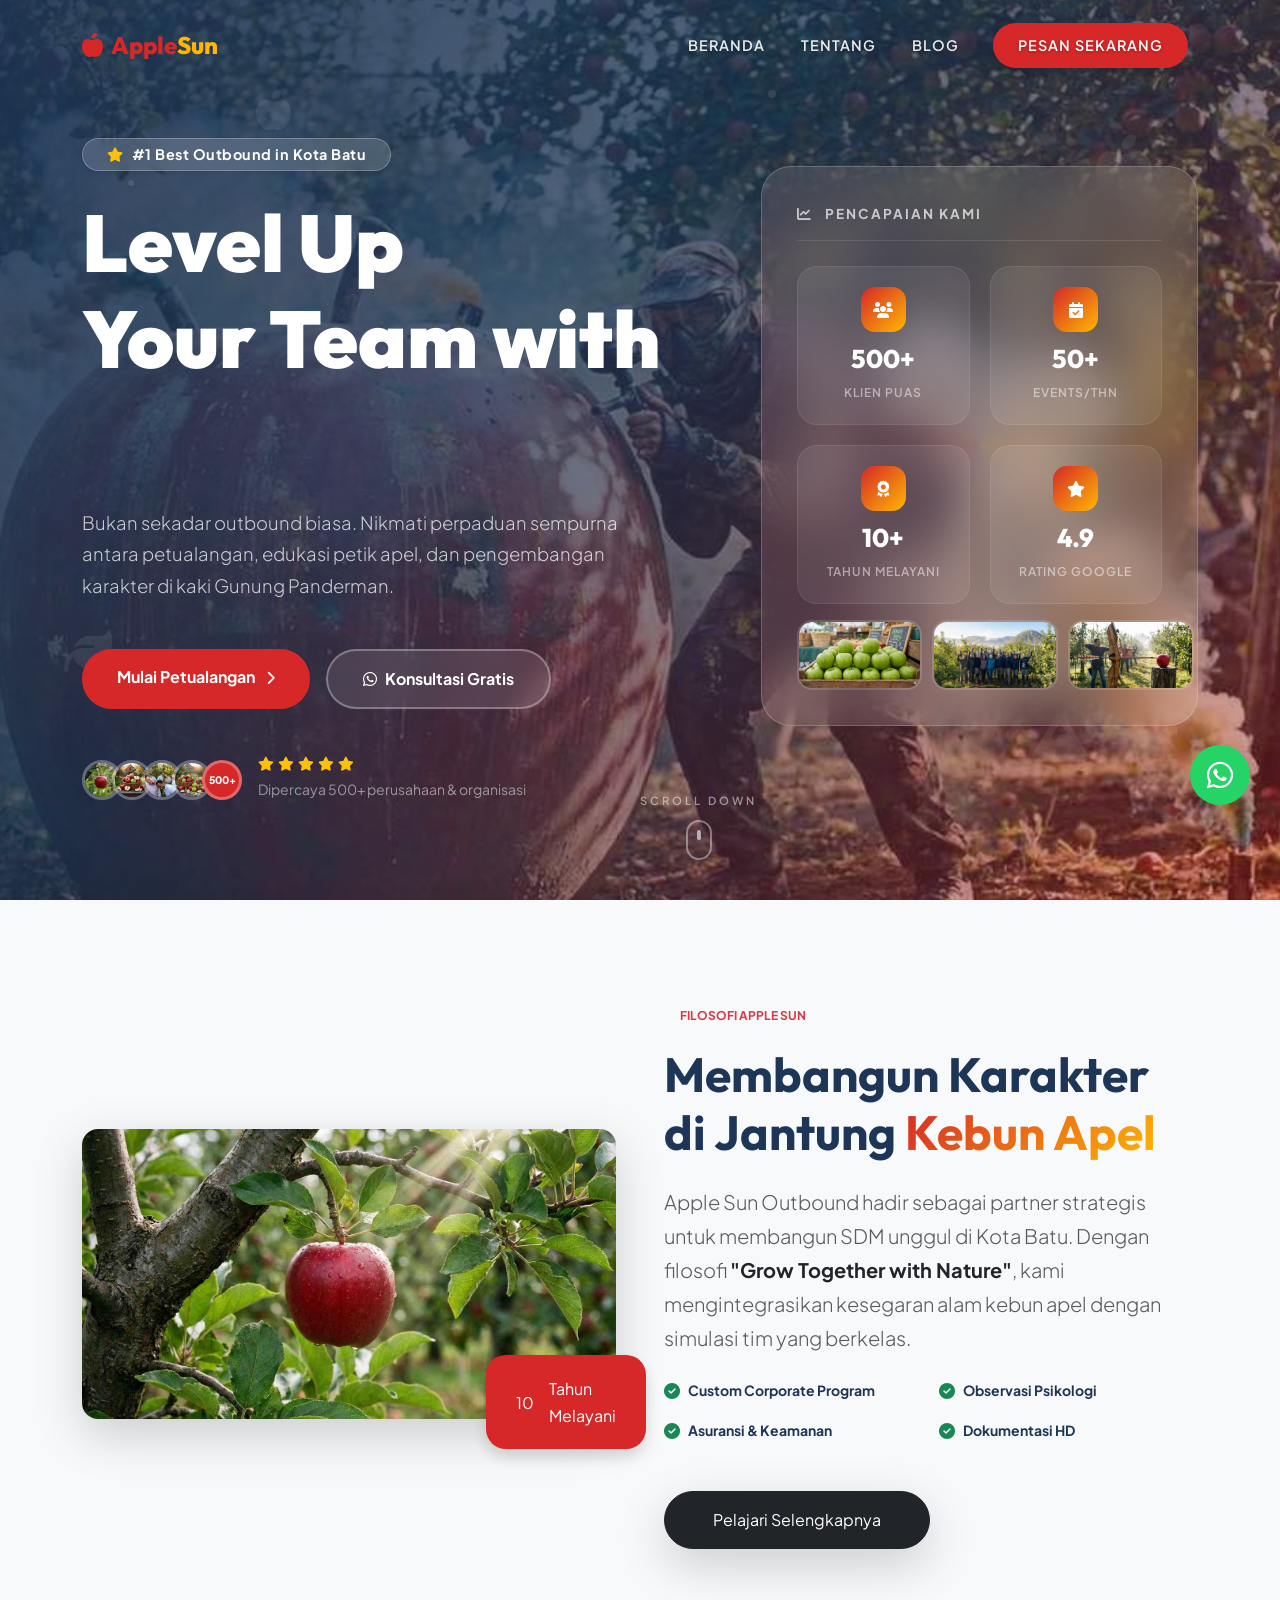
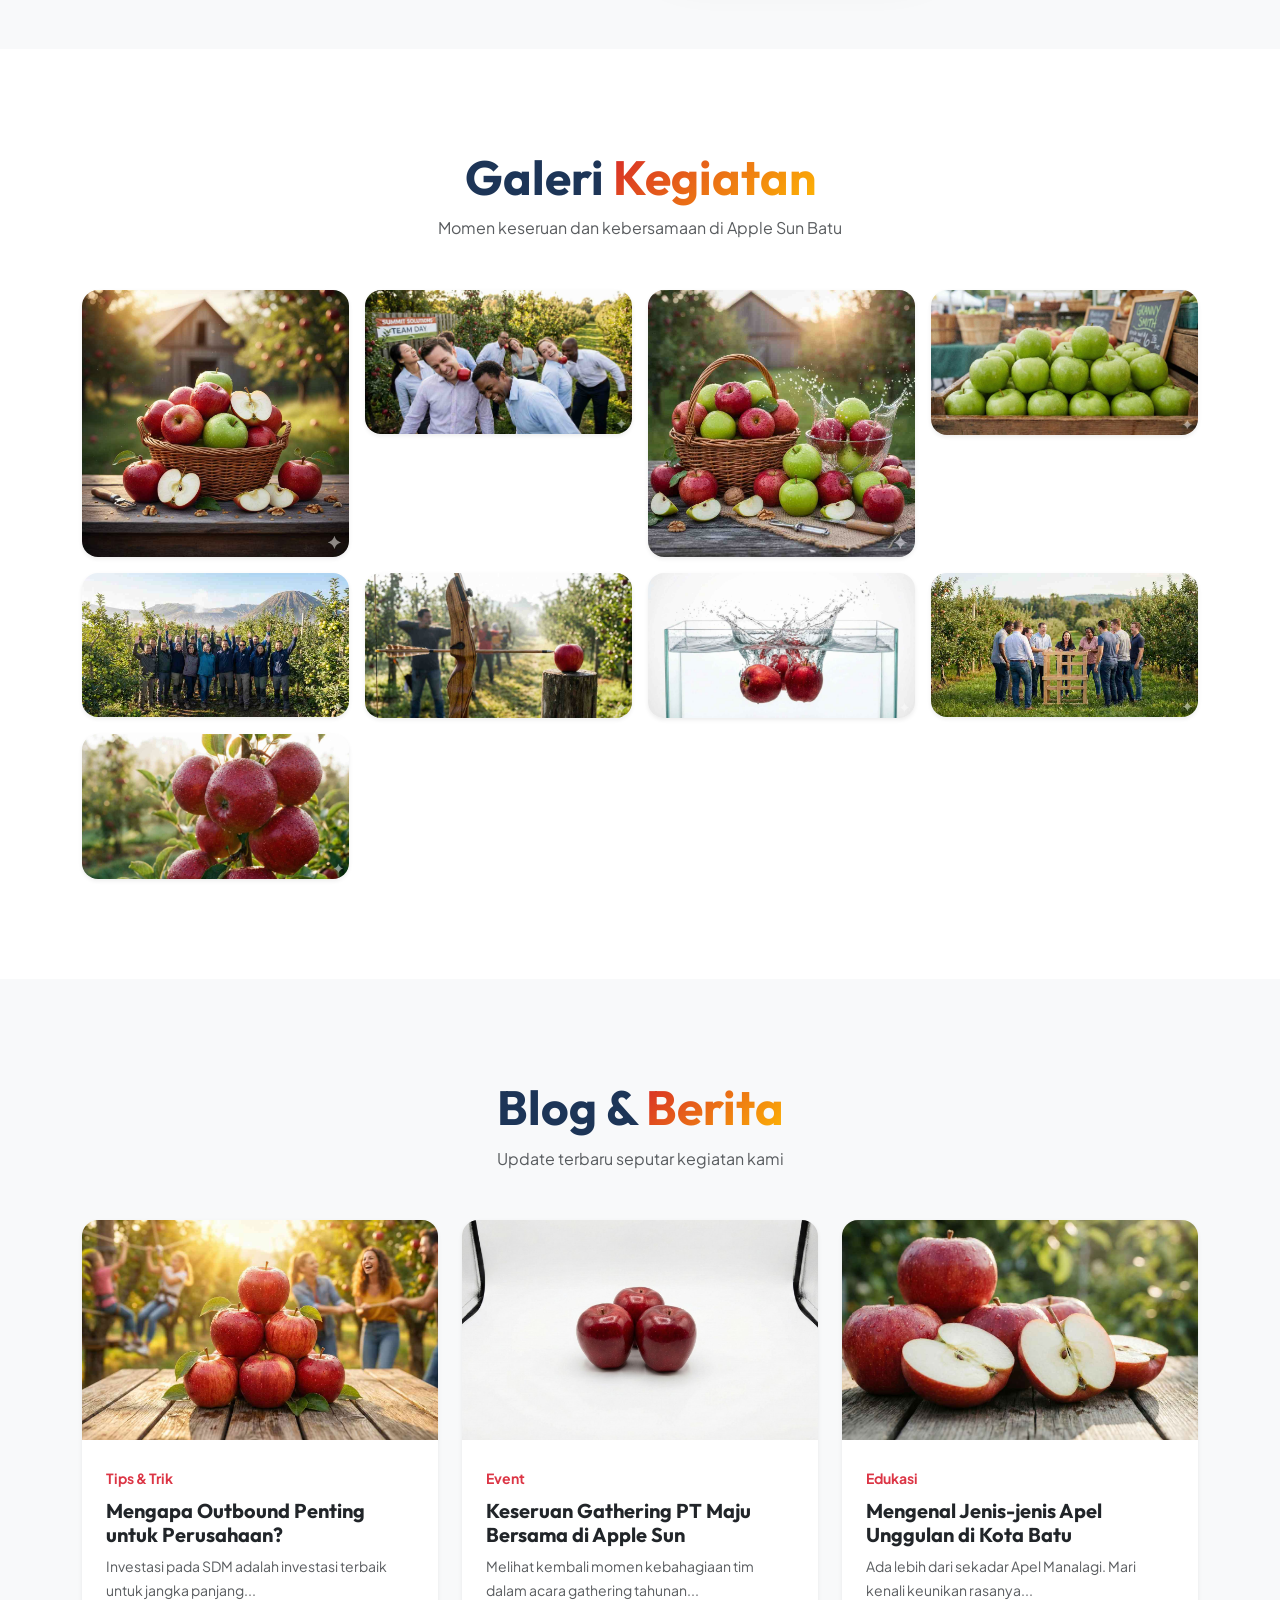
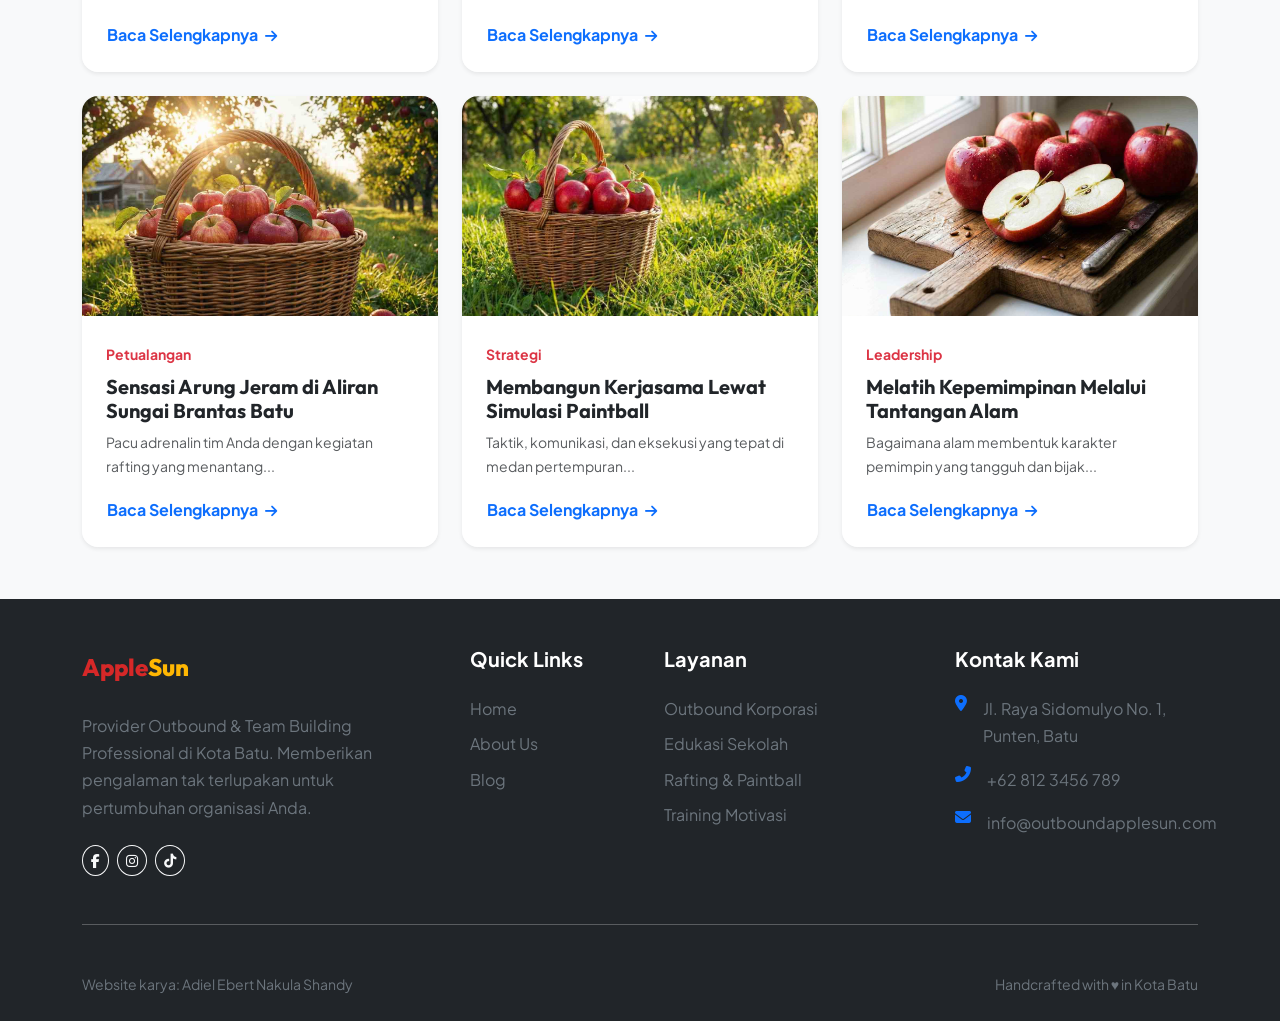
<file: index.html>
<!DOCTYPE html>
<html lang="id">

<head>
    <meta charset="UTF-8">
    <meta name="viewport" content="width=device-width, initial-scale=1.0">

    <!-- SEO Meta Tags -->
    <title>Outbound Apple Sun Kota Batu | Paket Team Building & Petik Apel #1</title>
    <meta name="description"
        content="Outbound Apple Sun Kota Batu menawarkan paket outbound, team building, dan edukasi petik apel terbaik. Program kreatif untuk perusahaan & komunitas di Malang Raya.">
    <meta name="keywords"
        content="outbound batu, apple sun outbound, team building batu, paket outbound malang, provider outbound batu, petik apel batu, tempat outbound batu, wisata outbound malang, outbound alam batu, gathering perusahaan batu">
    <meta name="author" content="Apple Sun Outbound">
    <meta name="robots" content="index, follow">
    <link rel="canonical" href="https://outboundapplesun.com/">

    <!-- Open Graph / Facebook / WhatsApp -->
    <meta property="og:type" content="website">
    <meta property="og:url" content="https://outboundapplesun.com/">
    <meta property="og:title" content="Outbound Apple Sun Kota Batu | Paket Team Building & Petik Apel #1">
    <meta property="og:description"
        content="Provider outbound & team building profesional di Kota Batu. Perpaduan petualangan, edukasi petik apel, dan pengembangan karakter di kaki Gunung Panderman.">
    <meta property="og:image" content="https://outboundapplesun.com/img/Gemini_Generated_Image_112znc112znc112.jpeg">
    <meta property="og:image:width" content="1200">
    <meta property="og:image:height" content="630">
    <meta property="og:locale" content="id_ID">
    <meta property="og:site_name" content="Apple Sun Outbound Batu">

    <!-- Twitter Card -->
    <meta name="twitter:card" content="summary_large_image">
    <meta name="twitter:title" content="Outbound Apple Sun Kota Batu | Paket Team Building & Petik Apel #1">
    <meta name="twitter:description"
        content="Provider outbound & team building profesional di Kota Batu. Petualangan, edukasi petik apel, dan character building di alam terbuka.">
    <meta name="twitter:image" content="https://outboundapplesun.com/img/Gemini_Generated_Image_112znc112znc112.jpeg">

    <!-- Favicon -->
    <link rel="icon" type="image/jpeg" href="img/Gemini_Generated_Image_112znc112znc112.jpeg">
    <link rel="apple-touch-icon" href="img/Gemini_Generated_Image_112znc112znc112.jpeg">

    <!-- Fonts -->
    <link rel="preconnect" href="https://fonts.googleapis.com">
    <link rel="preconnect" href="https://fonts.gstatic.com" crossorigin>
    <link
        href="https://fonts.googleapis.com/css2?family=Outfit:wght@300;400;600;700;800&family=Plus+Jakarta+Sans:wght@400;500;600;700&display=swap"
        rel="stylesheet">

    <!-- Bootstrap CSS -->
    <link href="https://cdn.jsdelivr.net/npm/bootstrap@5.3.2/dist/css/bootstrap.min.css" rel="stylesheet">

    <!-- Font Awesome -->
    <link rel="stylesheet" href="https://cdnjs.cloudflare.com/ajax/libs/font-awesome/6.4.2/css/all.min.css">

    <!-- AOS Animation -->
    <link href="https://unpkg.com/aos@2.3.1/dist/aos.css" rel="stylesheet">

    <!-- Custom CSS -->
    <link rel="stylesheet" href="css/style.css">

    <!-- Schema Markup - LocalBusiness + AggregateRating -->
    <script type="application/ld+json">
    {
      "@context": "https://schema.org",
      "@type": "TouristAttraction",
      "@id": "https://outboundapplesun.com/#business",
      "name": "Outbound Apple Sun Kota Batu",
      "image": [
        "https://outboundapplesun.com/img/Gemini_Generated_Image_112znc112znc112.jpeg",
        "https://outboundapplesun.com/img/Gemini_Generated_Image_26kbz926kbz926k.jpeg"
      ],
      "description": "Provider outbound dan team building profesional di Kota Batu dengan spesialisasi kegiatan di kebun apel. Menyediakan paket outbound korporasi, gathering, rafting, paintball, dan edukasi petik apel.",
      "address": {
        "@type": "PostalAddress",
        "streetAddress": "Jl. Raya Sidomulyo No. 1",
        "addressLocality": "Batu",
        "addressRegion": "Jawa Timur",
        "postalCode": "65317",
        "addressCountry": "ID"
      },
      "geo": {
        "@type": "GeoCoordinates",
        "latitude": -7.8667,
        "longitude": 112.5239
      },
      "url": "https://outboundapplesun.com",
      "telephone": "+628123456789",
      "priceRange": "$$",
      "hasMap": "https://maps.google.com/?q=-7.8667,112.5239",
      "sameAs": [
        "https://www.facebook.com/applesunbatu",
        "https://www.instagram.com/applesunbatu",
        "https://www.tiktok.com/@applesunbatu"
      ],
      "aggregateRating": {
        "@type": "AggregateRating",
        "ratingValue": "4.9",
        "reviewCount": "500",
        "bestRating": "5",
        "worstRating": "1"
      },
      "openingHoursSpecification": {
        "@type": "OpeningHoursSpecification",
        "dayOfWeek": [
          "Monday", "Tuesday", "Wednesday", "Thursday",
          "Friday", "Saturday", "Sunday"
        ],
        "opens": "08:00",
        "closes": "17:00"
      },
      "offers": {
        "@type": "Offer",
        "description": "Paket Outbound & Team Building Korporasi, Gathering, Rafting, Paintball, Edukasi Petik Apel",
        "priceCurrency": "IDR",
        "availability": "https://schema.org/InStock"
      }
    }
    </script>

    <!-- Breadcrumb Schema -->
    <script type="application/ld+json">
    {
      "@context": "https://schema.org",
      "@type": "BreadcrumbList",
      "itemListElement": [{
        "@type": "ListItem",
        "position": 1,
        "name": "Beranda",
        "item": "https://outboundapplesun.com/"
      }]
    }
    </script>
</head>

<body>

    <!-- Navbar -->
    <nav class="navbar navbar-expand-lg fixed-top" id="mainNav">
        <div class="container">
            <a class="navbar-brand d-flex align-items-center" href="#">
                <span class="brand-apple"><i class="fas fa-apple-alt me-2"></i>Apple</span><span
                    class="brand-sun">Sun</span>
            </a>
            <button class="navbar-toggler border-0 shadow-none" type="button" data-bs-toggle="collapse"
                data-bs-target="#navbarNav" aria-controls="navbarNav" aria-expanded="false"
                aria-label="Toggle navigation">
                <i class="fas fa-bars"></i>
            </button>
            <div class="collapse navbar-collapse" id="navbarNav">
                <ul class="navbar-nav ms-auto text-uppercase align-items-center">
                    <li class="nav-item"><a class="nav-link" href="#home">Beranda</a></li>
                    <li class="nav-item"><a class="nav-link" href="#about">Tentang</a></li>
                    <li class="nav-item"><a class="nav-link" href="#blog">Blog</a></li>
                    <li class="nav-item"><a class="nav-link ms-lg-3 btn-cta shadow"
                            href="https://wa.me/628123456789">Pesan
                            Sekarang</a></li>
                </ul>
            </div>
        </div>
    </nav>

    <!-- Hero Section -->
    <header id="home" class="hero-section d-flex align-items-center position-relative">
        <!-- Full Background Image -->
        <div class="hero-bg-image" style="background-image: url('img/Gemini_Generated_Image_112znc112znc112.jpeg');">
        </div>
        <div class="hero-overlay"></div>

        <!-- Animated Particles -->
        <div class="hero-particles">
            <div class="particle particle-1"></div>
            <div class="particle particle-2"></div>
            <div class="particle particle-3"></div>
            <div class="particle particle-4"></div>
            <div class="particle particle-5"></div>
            <div class="particle particle-6"></div>
        </div>

        <!-- Floating Apple & Leaf Icons -->
        <div class="hero-floating-icons">
            <i class="fas fa-apple-alt floating-icon icon-1"></i>
            <i class="fas fa-leaf floating-icon icon-2"></i>
            <i class="fas fa-sun floating-icon icon-3"></i>
            <i class="fas fa-mountain floating-icon icon-4"></i>
            <i class="fas fa-apple-alt floating-icon icon-5"></i>
        </div>

        <div class="container position-relative" style="z-index: 10;">
            <div class="row align-items-center g-5">
                <div class="col-lg-7 text-lg-start text-center">
                    <!-- Animated Badge -->
                    <div class="hero-badge mb-4" data-aos="fade-down" data-aos-delay="200">
                        <span class="badge rounded-pill px-4 py-2 shadow-sm hero-badge-glow">
                            <i class="fas fa-star text-warning me-2 fa-bounce"></i>#1 Best Outbound in Kota Batu
                        </span>
                    </div>

                    <!-- Animated Title -->
                    <h1 class="display-1 fw-black mb-4 hero-title" data-aos="fade-right" data-aos-delay="300">
                        <span class="hero-line hero-line-1">Level Up</span><br>
                        <span class="hero-line hero-line-2">Your Team with</span><br>
                        <span class="hero-line hero-line-3 text-gradient-hero">Apple Sun</span>
                    </h1>

                    <p class="lead mb-5 hero-subtitle pe-lg-5" data-aos="fade-right" data-aos-delay="400">
                        Bukan sekadar outbound biasa. Nikmati perpaduan sempurna
                        antara petualangan, edukasi petik apel, dan pengembangan karakter di kaki Gunung Panderman.
                    </p>

                    <!-- CTA Buttons with Glow -->
                    <div class="d-flex flex-wrap gap-3 justify-content-lg-start justify-content-center"
                        data-aos="fade-up" data-aos-delay="500">
                        <a href="#about" class="btn btn-hero-primary btn-glow">
                            <span>Mulai Petualangan</span>
                            <i class="fas fa-chevron-right ms-2 small"></i>
                        </a>
                        <a href="https://wa.me/628123456789" class="btn btn-hero-outline-light">
                            <i class="fab fa-whatsapp me-2"></i>Konsultasi Gratis
                        </a>
                    </div>

                    <!-- Trust Indicators -->
                    <div class="hero-trust mt-5" data-aos="fade-up" data-aos-delay="600">
                        <div
                            class="d-flex align-items-center gap-3 flex-wrap justify-content-lg-start justify-content-center">
                            <div class="trust-avatars d-flex">
                                <img src="img/Gemini_Generated_Image_24ipbv24ipbv24i.jpeg" class="trust-avatar"
                                    alt="Client 1">
                                <img src="img/Gemini_Generated_Image_fxeljmfxeljmfxe.jpeg" class="trust-avatar"
                                    alt="Client 2">
                                <img src="img/Gemini_Generated_Image_hlxc0ahlxc0ahlx.jpeg" class="trust-avatar"
                                    alt="Client 3">
                                <img src="img/Gemini_Generated_Image_kyewjvkyewjvkye.jpeg" class="trust-avatar"
                                    alt="Client 4">
                                <span
                                    class="trust-avatar trust-avatar-more d-flex align-items-center justify-content-center">500+</span>
                            </div>
                            <div>
                                <div class="d-flex align-items-center gap-1 mb-1">
                                    <i class="fas fa-star text-warning small"></i>
                                    <i class="fas fa-star text-warning small"></i>
                                    <i class="fas fa-star text-warning small"></i>
                                    <i class="fas fa-star text-warning small"></i>
                                    <i class="fas fa-star text-warning small"></i>
                                </div>
                                <small class="text-white-50">Dipercaya 500+ perusahaan & organisasi</small>
                            </div>
                        </div>
                    </div>
                </div>

                <!-- Stats Card -->
                <div class="col-lg-5 mt-5 mt-lg-0" data-aos="zoom-in" data-aos-delay="400">
                    <div class="hero-stats-card">
                        <div class="stats-card-inner">
                            <div class="stats-card-header">
                                <i class="fas fa-chart-line me-2"></i>
                                <span>Pencapaian Kami</span>
                            </div>
                            <div class="stats-grid">
                                <div class="stat-box" data-aos="zoom-in" data-aos-delay="500">
                                    <div class="stat-icon"><i class="fas fa-users"></i></div>
                                    <h3 class="stat-number">500+</h3>
                                    <span class="stat-label">Klien Puas</span>
                                </div>
                                <div class="stat-box" data-aos="zoom-in" data-aos-delay="600">
                                    <div class="stat-icon"><i class="fas fa-calendar-check"></i></div>
                                    <h3 class="stat-number">50+</h3>
                                    <span class="stat-label">Events/Thn</span>
                                </div>
                                <div class="stat-box" data-aos="zoom-in" data-aos-delay="700">
                                    <div class="stat-icon"><i class="fas fa-award"></i></div>
                                    <h3 class="stat-number">10+</h3>
                                    <span class="stat-label">Tahun Melayani</span>
                                </div>
                                <div class="stat-box" data-aos="zoom-in" data-aos-delay="800">
                                    <div class="stat-icon"><i class="fas fa-star"></i></div>
                                    <h3 class="stat-number">4.9</h3>
                                    <span class="stat-label">Rating Google</span>
                                </div>
                            </div>
                            <!-- Mini Gallery Preview -->
                            <div class="stats-gallery mt-3">
                                <img src="img/Gemini_Generated_Image_nivi8xnivi8xniv.jpeg" class="stats-gallery-img"
                                    alt="Activity 1">
                                <img src="img/Gemini_Generated_Image_s5pxlhs5pxlhs5p.jpeg" class="stats-gallery-img"
                                    alt="Activity 2">
                                <img src="img/Gemini_Generated_Image_tdapf8tdapf8tda.jpeg" class="stats-gallery-img"
                                    alt="Activity 3">
                            </div>
                        </div>
                    </div>
                </div>
            </div>
        </div>

        <!-- Scroll Indicator -->
        <div class="scroll-indicator" data-aos="fade-up" data-aos-delay="1000">
            <a href="#about" class="scroll-down-link">
                <span class="scroll-text">Scroll Down</span>
                <div class="scroll-mouse">
                    <div class="scroll-wheel"></div>
                </div>
            </a>
        </div>
    </header>


    <!-- About Section -->
    <section id="about" class="about-section py-100 bg-light">
        <div class="container">
            <div class="row align-items-center g-5">
                <div class="col-lg-6" data-aos="fade-right">
                    <div class="position-relative">
                        <img src="img/Gemini_Generated_Image_24ipbv24ipbv24i.jpeg" alt="Tentang Apple Sun"
                            class="img-fluid rounded-4 shadow-lg">
                        <div class="experience-badge shadow">
                            <span class="number">10</span>
                            <span class="text">Tahun<br>Melayani</span>
                        </div>
                    </div>
                </div>
                <div class="col-lg-6" data-aos="fade-left">
                    <span class="badge bg-soft-danger text-danger fw-bold text-uppercase px-3 py-2 mb-3">Filosofi Apple
                        Sun</span>
                    <h2 class="display-5 fw-bold mb-4">Membangun Karakter di Jantung <span class="text-gradient">Kebun
                            Apel</span></h2>
                    <p class="text-muted mb-4 lead">Apple Sun Outbound hadir sebagai partner strategis untuk membangun
                        SDM unggul di Kota Batu. Dengan filosofi <span class="fw-bold text-dark">"Grow Together with
                            Nature"</span>, kami mengintegrasikan kesegaran alam kebun apel dengan simulasi tim yang
                        berkelas.</p>

                    <div class="row g-3 mb-5">
                        <div class="col-6">
                            <div class="d-flex align-items-center">
                                <i class="fas fa-check-circle text-success me-2"></i>
                                <span class="small fw-bold">Custom Corporate Program</span>
                            </div>
                        </div>
                        <div class="col-6">
                            <div class="d-flex align-items-center">
                                <i class="fas fa-check-circle text-success me-2"></i>
                                <span class="small fw-bold">Observasi Psikologi</span>
                            </div>
                        </div>
                        <div class="col-6">
                            <div class="d-flex align-items-center">
                                <i class="fas fa-check-circle text-success me-2"></i>
                                <span class="small fw-bold">Asuransi & Keamanan</span>
                            </div>
                        </div>
                        <div class="col-6">
                            <div class="d-flex align-items-center">
                                <i class="fas fa-check-circle text-success me-2"></i>
                                <span class="small fw-bold">Dokumentasi HD</span>
                            </div>
                        </div>
                    </div>

                    <a href="https://wa.me/628123456789" class="btn btn-dark rounded-pill px-5 py-3 shadow-lg">Pelajari
                        Selengkapnya</a>
                </div>
            </div>
        </div>
    </section>

    <!-- Gallery Section -->
    <section id="gallery" class="gallery-section py-100">
        <div class="container text-center mb-5">
            <h2 class="display-5 fw-bold" data-aos="fade-up">Galeri <span class="text-gradient">Kegiatan</span></h2>
            <p class="text-muted">Momen keseruan dan kebersamaan di Apple Sun Batu</p>
        </div>
        <div class="container">
            <div class="row g-3">
                <div class="col-lg-3 col-md-4 col-6" data-aos="zoom-in" data-aos-delay="100">
                    <div class="gallery-item rounded-4 overflow-hidden shadow-sm">
                        <img src="img/Gemini_Generated_Image_fxeljmfxeljmfxe.jpeg"
                            class="img-fluid w-100 h-100 object-fit-cover"
                            alt="Peserta outbound Apple Sun Batu melakukan kegiatan team building">
                    </div>
                </div>
                <div class="col-lg-3 col-md-4 col-6" data-aos="zoom-in" data-aos-delay="200">
                    <div class="gallery-item rounded-4 overflow-hidden shadow-sm">
                        <img src="img/Gemini_Generated_Image_hlxc0ahlxc0ahlx.jpeg"
                            class="img-fluid w-100 h-100 object-fit-cover"
                            alt="Keseruan simulasi kerjasama tim di kebun apel Batu">
                    </div>
                </div>
                <div class="col-lg-3 col-md-4 col-6" data-aos="zoom-in" data-aos-delay="300">
                    <div class="gallery-item rounded-4 overflow-hidden shadow-sm">
                        <img src="img/Gemini_Generated_Image_kyewjvkyewjvkye.jpeg"
                            class="img-fluid w-100 h-100 object-fit-cover"
                            alt="Program gathering perusahaan di Apple Sun Kota Batu">
                    </div>
                </div>
                <div class="col-lg-3 col-md-4 col-6" data-aos="zoom-in" data-aos-delay="400">
                    <div class="gallery-item rounded-4 overflow-hidden shadow-sm">
                        <img src="img/Gemini_Generated_Image_nivi8xnivi8xniv.jpeg"
                            class="img-fluid w-100 h-100 object-fit-cover"
                            alt="Aktivitas outbound alam terbuka di Kota Batu Malang">
                    </div>
                </div>
                <div class="col-lg-3 col-md-4 col-6" data-aos="zoom-in" data-aos-delay="500">
                    <div class="gallery-item rounded-4 overflow-hidden shadow-sm">
                        <img src="img/Gemini_Generated_Image_s5pxlhs5pxlhs5p.jpeg"
                            class="img-fluid w-100 h-100 object-fit-cover"
                            alt="Edukasi petik apel langsung dari pohon di kebun Apple Sun">
                    </div>
                </div>
                <div class="col-lg-3 col-md-4 col-6" data-aos="zoom-in" data-aos-delay="600">
                    <div class="gallery-item rounded-4 overflow-hidden shadow-sm">
                        <img src="img/Gemini_Generated_Image_tdapf8tdapf8tda.jpeg"
                            class="img-fluid w-100 h-100 object-fit-cover"
                            alt="Sesi rafting dan paintball dalam paket outbound Batu">
                    </div>
                </div>
                <div class="col-lg-3 col-md-4 col-6" data-aos="zoom-in" data-aos-delay="700">
                    <div class="gallery-item rounded-4 overflow-hidden shadow-sm">
                        <img src="img/Gemini_Generated_Image_uaetyxuaetyxuae.jpeg"
                            class="img-fluid w-100 h-100 object-fit-cover"
                            alt="Suasana alam segar pegunungan Batu selama outbound">
                    </div>
                </div>
                <div class="col-lg-3 col-md-4 col-6" data-aos="zoom-in" data-aos-delay="800">
                    <div class="gallery-item rounded-4 overflow-hidden shadow-sm">
                        <img src="img/Gemini_Generated_Image_vixew0vixew0vix.jpeg"
                            class="img-fluid w-100 h-100 object-fit-cover"
                            alt="Peserta menikmati kebersamaan di program team building Apple Sun">
                    </div>
                </div>
                <div class="col-lg-3 col-md-4 col-6" data-aos="zoom-in" data-aos-delay="900">
                    <div class="gallery-item rounded-4 overflow-hidden shadow-sm">
                        <img src="img/Gemini_Generated_Image_x2cpr4x2cpr4x2c.jpeg"
                            class="img-fluid w-100 h-100 object-fit-cover"
                            alt="Momen seru gathering dan outbound korporasi di Apple Sun Batu">
                    </div>
                </div>
            </div>
        </div>
    </section>


    <!-- Blog Section -->
    <section id="blog" class="blog-section py-100 bg-light">
        <div class="container text-center mb-5">
            <h2 class="display-5 fw-bold" data-aos="fade-up">Blog & <span class="text-gradient">Berita</span></h2>
            <p class="text-muted">Update terbaru seputar kegiatan kami</p>
        </div>
        <div class="container">
            <div class="row g-4">
                <div class="col-lg-4 col-md-6" data-aos="fade-up" data-aos-delay="100">
                    <div class="card border-0 shadow-sm rounded-4 overflow-hidden h-100">
                        <img src="img/Gemini_Generated_Image_26kbz926kbz926k.jpeg" class="card-img-top"
                            alt="Tips Outbound">
                        <div class="card-body p-4">
                            <small class="text-danger fw-bold">Tips & Trik</small>
                            <h3 class="h5 mt-2 fw-bold"><a href="blog/detail-1.html"
                                    class="text-decoration-none text-dark">Mengapa Outbound Penting untuk
                                    Perusahaan?</a></h3>
                            <p class="text-muted small">Investasi pada SDM adalah investasi terbaik untuk jangka
                                panjang...</p>
                            <a href="blog/detail-1.html"
                                class="btn btn-link p-0 text-decoration-none fw-bold text-primary">Baca Selengkapnya <i
                                    class="fas fa-arrow-right ms-1 small"></i></a>
                        </div>
                    </div>
                </div>
                <div class="col-lg-4 col-md-6" data-aos="fade-up" data-aos-delay="200">
                    <div class="card border-0 shadow-sm rounded-4 overflow-hidden h-100">
                        <img src="img/Gemini_Generated_Image_292rsd292rsd292.jpeg" class="card-img-top"
                            alt="Wisata Batu">
                        <div class="card-body p-4">
                            <small class="text-danger fw-bold">Event</small>
                            <h3 class="h5 mt-2 fw-bold"><a href="blog/detail-2.html"
                                    class="text-decoration-none text-dark">Keseruan Gathering PT Maju Bersama di Apple
                                    Sun</a></h3>
                            <p class="text-muted small">Melihat kembali momen kebahagiaan tim dalam acara gathering
                                tahunan...</p>
                            <a href="blog/detail-2.html"
                                class="btn btn-link p-0 text-decoration-none fw-bold text-primary">Baca Selengkapnya <i
                                    class="fas fa-arrow-right ms-1 small"></i></a>
                        </div>
                    </div>
                </div>
                <div class="col-lg-4 col-md-6" data-aos="fade-up" data-aos-delay="300">
                    <div class="card border-0 shadow-sm rounded-4 overflow-hidden h-100">
                        <img src="img/Gemini_Generated_Image_6bjc6k6bjc6k6bj.jpeg" class="card-img-top"
                            alt="Petik Apel">
                        <div class="card-body p-4">
                            <small class="text-danger fw-bold">Edukasi</small>
                            <h3 class="h5 mt-2 fw-bold"><a href="blog/detail-3.html"
                                    class="text-decoration-none text-dark">Mengenal Jenis-jenis Apel Unggulan di Kota
                                    Batu</a></h3>
                            <p class="text-muted small">Ada lebih dari sekadar Apel Manalagi. Mari kenali keunikan
                                rasanya...</p>
                            <a href="blog/detail-3.html"
                                class="btn btn-link p-0 text-decoration-none fw-bold text-primary">Baca Selengkapnya <i
                                    class="fas fa-arrow-right ms-1 small"></i></a>
                        </div>
                    </div>
                </div>
                <!-- Additional Blog Items -->
                <div class="col-lg-4 col-md-6" data-aos="fade-up" data-aos-delay="400">
                    <div class="card border-0 shadow-sm rounded-4 overflow-hidden h-100">
                        <img src="img/Gemini_Generated_Image_7897wi7897wi789.jpeg" class="card-img-top"
                            alt="Rafting Batu">
                        <div class="card-body p-4">
                            <small class="text-danger fw-bold">Petualangan</small>
                            <h3 class="h5 mt-2 fw-bold"><a href="blog/detail-4.html"
                                    class="text-decoration-none text-dark">Sensasi Arung Jeram di Aliran Sungai Brantas
                                    Batu</a></h3>
                            <p class="text-muted small">Pacu adrenalin tim Anda dengan kegiatan rafting yang
                                menantang...</p>
                            <a href="blog/detail-4.html"
                                class="btn btn-link p-0 text-decoration-none fw-bold text-primary">Baca Selengkapnya <i
                                    class="fas fa-arrow-right ms-1 small"></i></a>
                        </div>
                    </div>
                </div>
                <div class="col-lg-4 col-md-6" data-aos="fade-up" data-aos-delay="500">
                    <div class="card border-0 shadow-sm rounded-4 overflow-hidden h-100">
                        <img src="img/Gemini_Generated_Image_fbon91fbon91fbo.jpeg" class="card-img-top"
                            alt="Paintball Batu">
                        <div class="card-body p-4">
                            <small class="text-danger fw-bold">Strategi</small>
                            <h3 class="h5 mt-2 fw-bold"><a href="blog/detail-5.html"
                                    class="text-decoration-none text-dark">Membangun Kerjasama Lewat Simulasi
                                    Paintball</a></h3>
                            <p class="text-muted small">Taktik, komunikasi, dan eksekusi yang tepat di medan
                                pertempuran...</p>
                            <a href="blog/detail-5.html"
                                class="btn btn-link p-0 text-decoration-none fw-bold text-primary">Baca Selengkapnya <i
                                    class="fas fa-arrow-right ms-1 small"></i></a>
                        </div>
                    </div>
                </div>
                <div class="col-lg-4 col-md-6" data-aos="fade-up" data-aos-delay="600">
                    <div class="card border-0 shadow-sm rounded-4 overflow-hidden h-100">
                        <img src="img/Gemini_Generated_Image_fxcqmyfxcqmyfxc.jpeg" class="card-img-top"
                            alt="Leadership Batu">
                        <div class="card-body p-4">
                            <small class="text-danger fw-bold">Leadership</small>
                            <h3 class="h5 mt-2 fw-bold"><a href="blog/detail-6.html"
                                    class="text-decoration-none text-dark">Melatih Kepemimpinan Melalui Tantangan
                                    Alam</a></h3>
                            <p class="text-muted small">Bagaimana alam membentuk karakter pemimpin yang tangguh dan
                                bijak...</p>
                            <a href="blog/detail-6.html"
                                class="btn btn-link p-0 text-decoration-none fw-bold text-primary">Baca Selengkapnya <i
                                    class="fas fa-arrow-right ms-1 small"></i></a>
                        </div>
                    </div>
                </div>
            </div>
        </div>
    </section>

    <!-- Footer -->
    <footer class="footer-section pt-100 pb-4 bg-dark text-white">
        <div class="container">
            <div class="row g-5">
                <div class="col-lg-4">
                    <a class="navbar-brand d-block mb-4" href="#">
                        <span class="brand-apple">Apple</span><span class="brand-sun">Sun</span>
                    </a>
                    <p class="text-secondary pe-lg-5">Provider Outbound & Team Building Professional di Kota Batu.
                        Memberikan pengalaman tak terlupakan untuk pertumbuhan organisasi Anda.</p>
                    <div class="social-links d-flex gap-2 mt-4">
                        <a href="#" class="btn btn-sm btn-outline-light rounded-circle"><i
                                class="fab fa-facebook-f"></i></a>
                        <a href="#" class="btn btn-sm btn-outline-light rounded-circle"><i
                                class="fab fa-instagram"></i></a>
                        <a href="#" class="btn btn-sm btn-outline-light rounded-circle"><i
                                class="fab fa-tiktok"></i></a>
                    </div>
                </div>
                <div class="col-lg-2">
                    <h5 class="fw-bold mb-4">Quick Links</h5>
                    <ul class="list-unstyled footer-links">
                        <li class="mb-2"><a href="#home" class="text-secondary text-decoration-none">Home</a></li>
                        <li class="mb-2"><a href="#about" class="text-secondary text-decoration-none">About Us</a></li>
                        <li class="mb-2"><a href="#blog" class="text-secondary text-decoration-none">Blog</a></li>
                    </ul>
                </div>
                <div class="col-lg-3">
                    <h5 class="fw-bold mb-4">Layanan</h5>
                    <ul class="list-unstyled text-secondary">
                        <li class="mb-2">Outbound Korporasi</li>
                        <li class="mb-2">Edukasi Sekolah</li>
                        <li class="mb-2">Rafting & Paintball</li>
                        <li class="mb-2">Training Motivasi</li>
                    </ul>
                </div>
                <div class="col-lg-3">
                    <h5 class="fw-bold mb-4">Kontak Kami</h5>
                    <ul class="list-unstyled text-secondary">
                        <li class="mb-3 d-flex"><i class="fas fa-map-marker-alt me-3 text-primary"></i> <span>Jl. Raya
                                Sidomulyo No. 1, Punten, Batu</span></li>
                        <li class="mb-3 d-flex"><i class="fas fa-phone-alt me-3 text-primary"></i> <span>+62 812 3456
                                789</span></li>
                        <li class="mb-3 d-flex"><i class="fas fa-envelope me-3 text-primary"></i>
                            <span>info@outboundapplesun.com</span>
                        </li>
                    </ul>
                </div>
            </div>
            <hr class="my-5 opacity-25">
            <div class="row align-items-center">
                <div class="col-md-6 text-center text-md-start">
                    <p class="mb-0 text-secondary small">Website karya: Adiel Ebert Nakula Shandy</p>
                </div>
                <div class="col-md-6 text-center text-md-end mt-3 mt-md-0">
                    <p class="mb-0 text-secondary small">Handcrafted with ♥ in Kota Batu</p>
                </div>
            </div>
        </div>
    </footer>

    <!-- FAB Container -->
    <div class="fab-container">
        <a href="https://wa.me/628123456789" class="fab-wa shadow-lg" target="_blank" title="Chat via WhatsApp">
            <i class="fab fa-whatsapp"></i>
        </a>
        <button id="backToTop" class="fab-top shadow-lg" title="Back to Top">
            <i class="fas fa-arrow-up"></i>
        </button>
    </div>

    <!-- Scripts -->
    <script src="https://cdn.jsdelivr.net/npm/bootstrap@5.3.2/dist/js/bootstrap.bundle.min.js"></script>
    <script src="https://unpkg.com/aos@2.3.1/dist/aos.js"></script>
    <script src="js/script.js"></script>
</body>

</html>
</file>
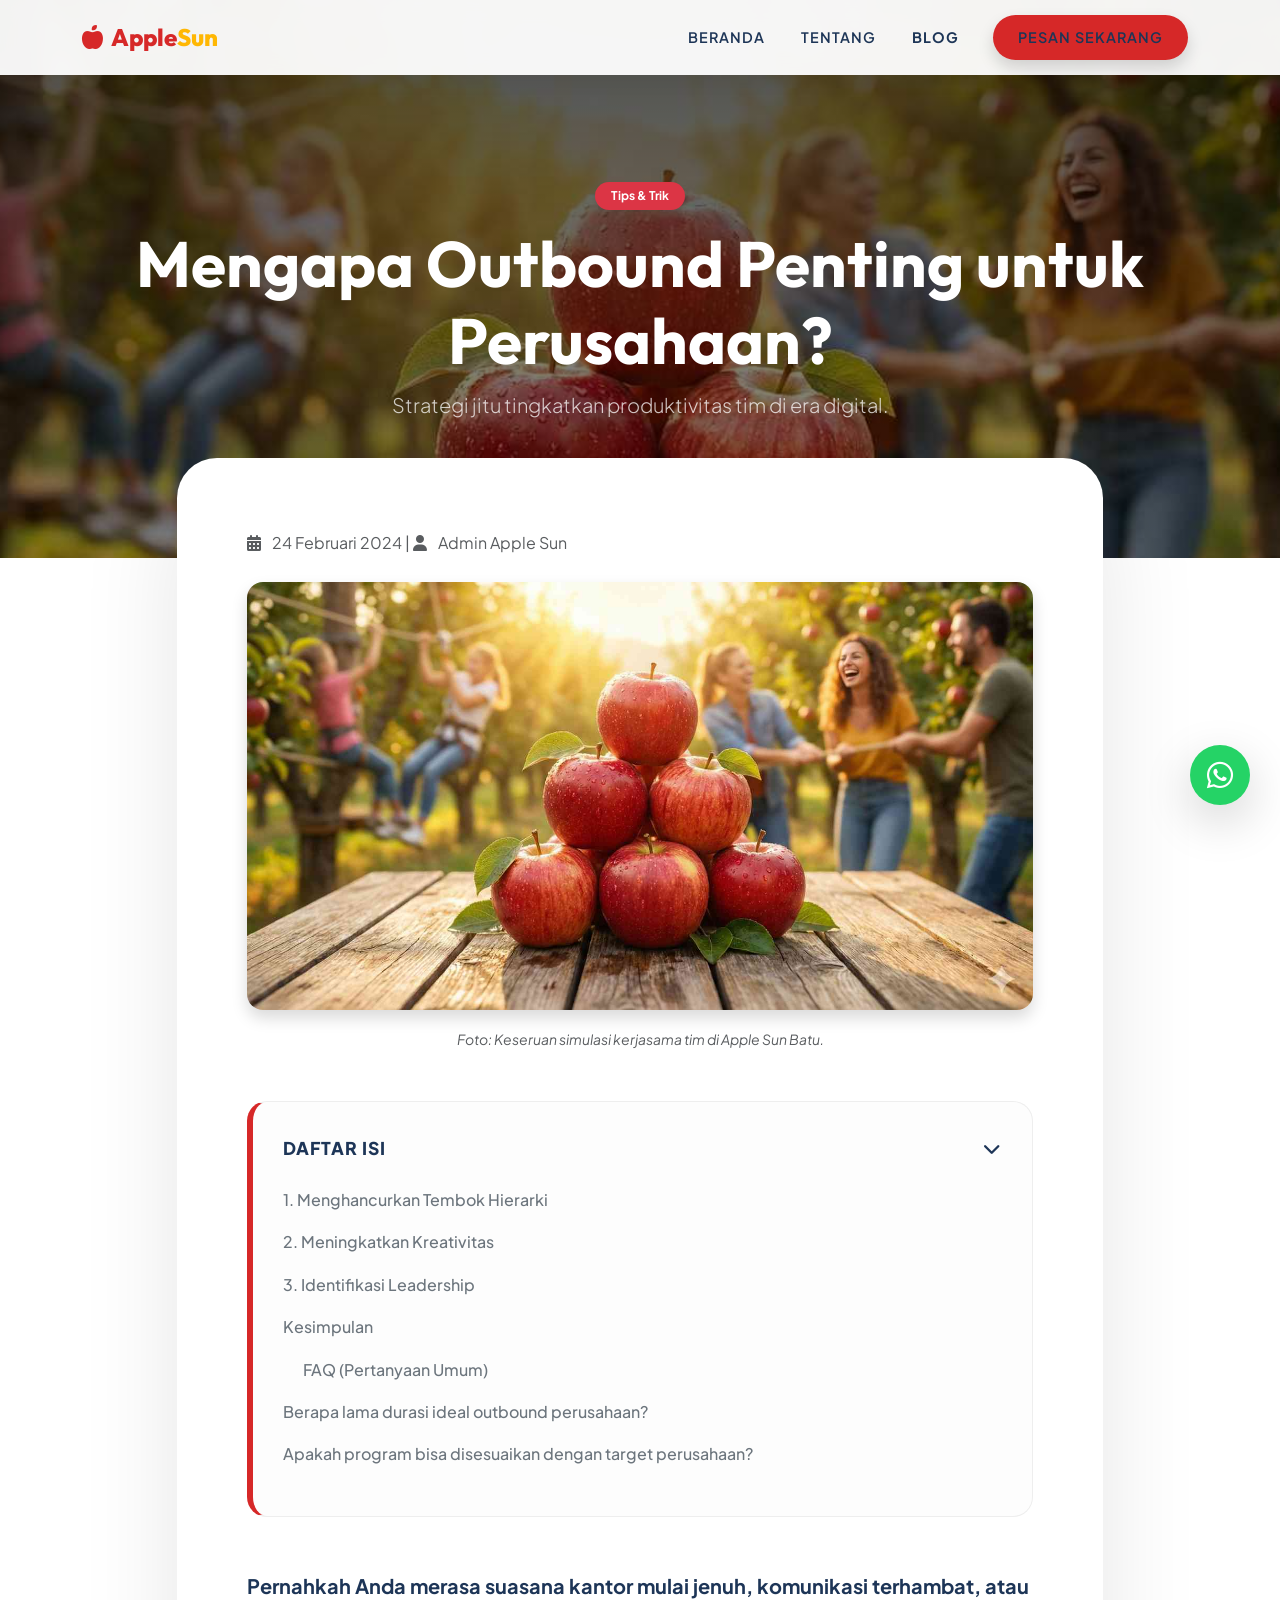
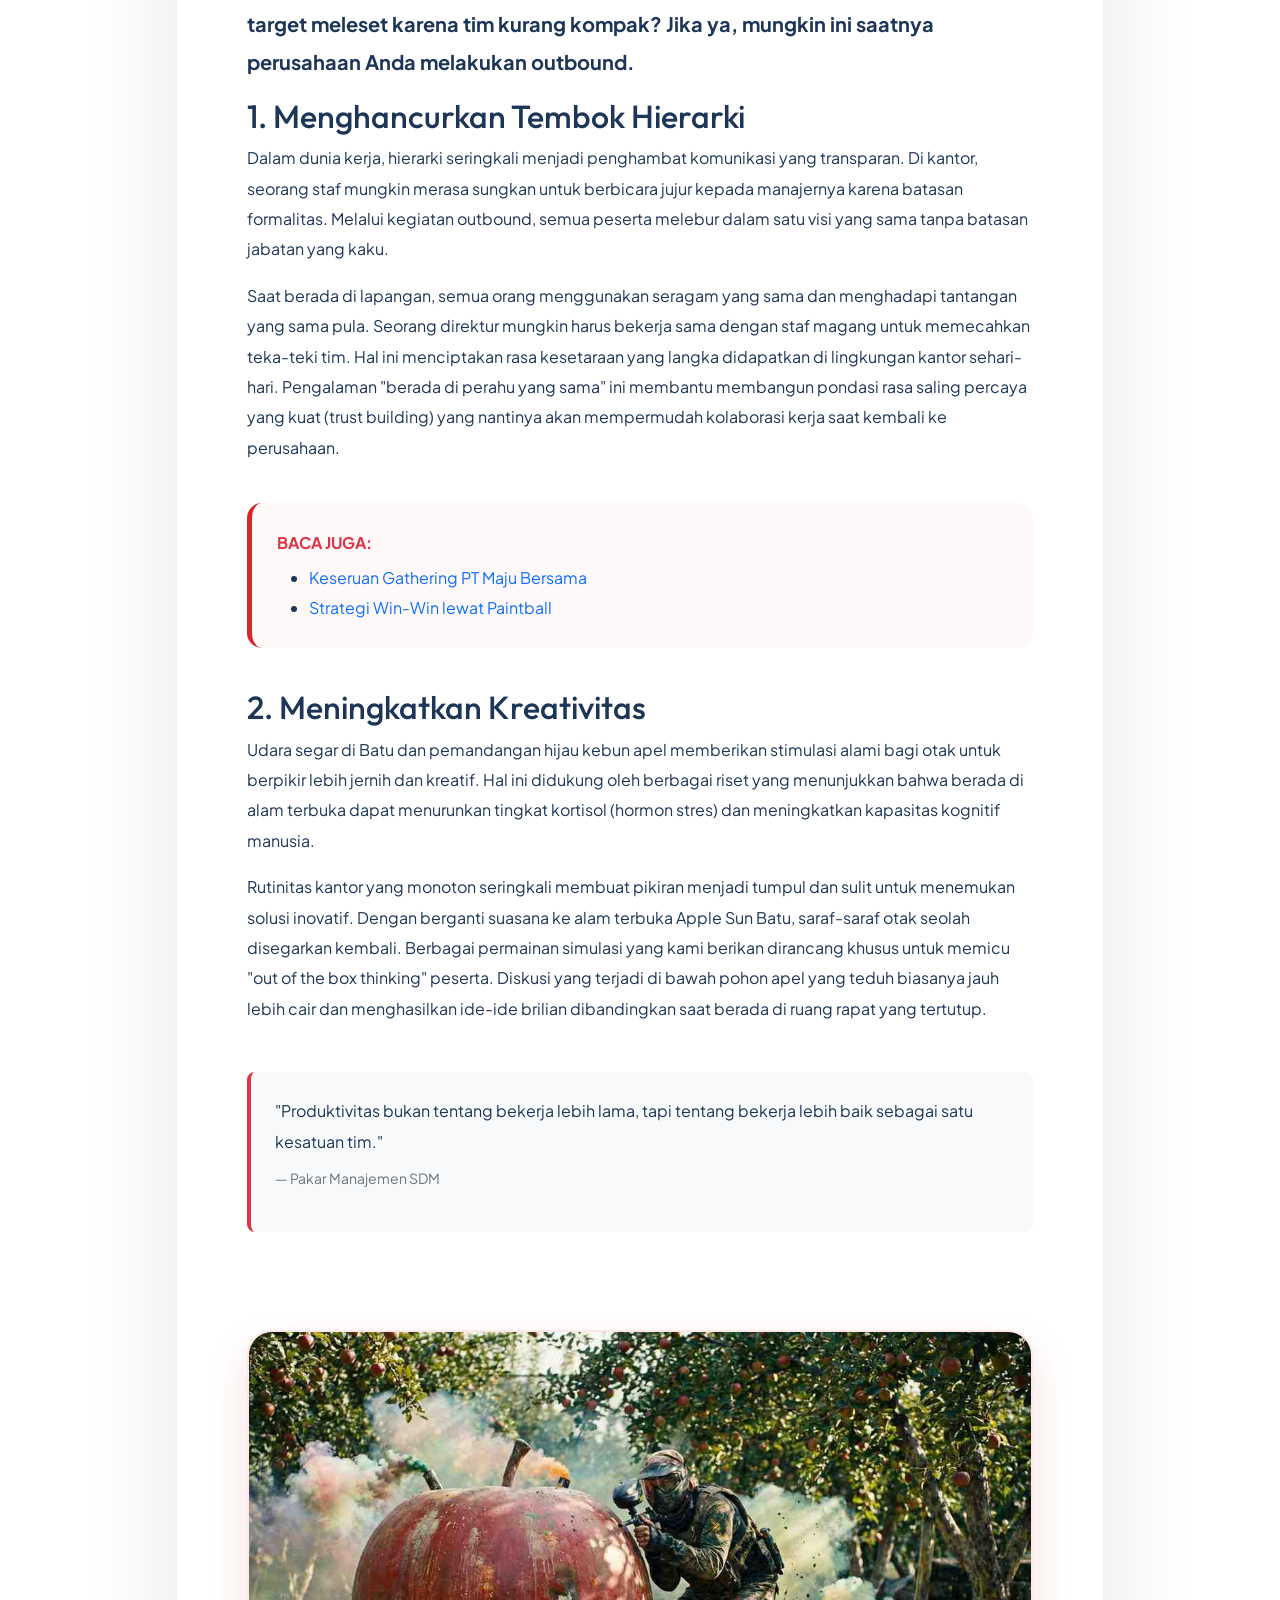
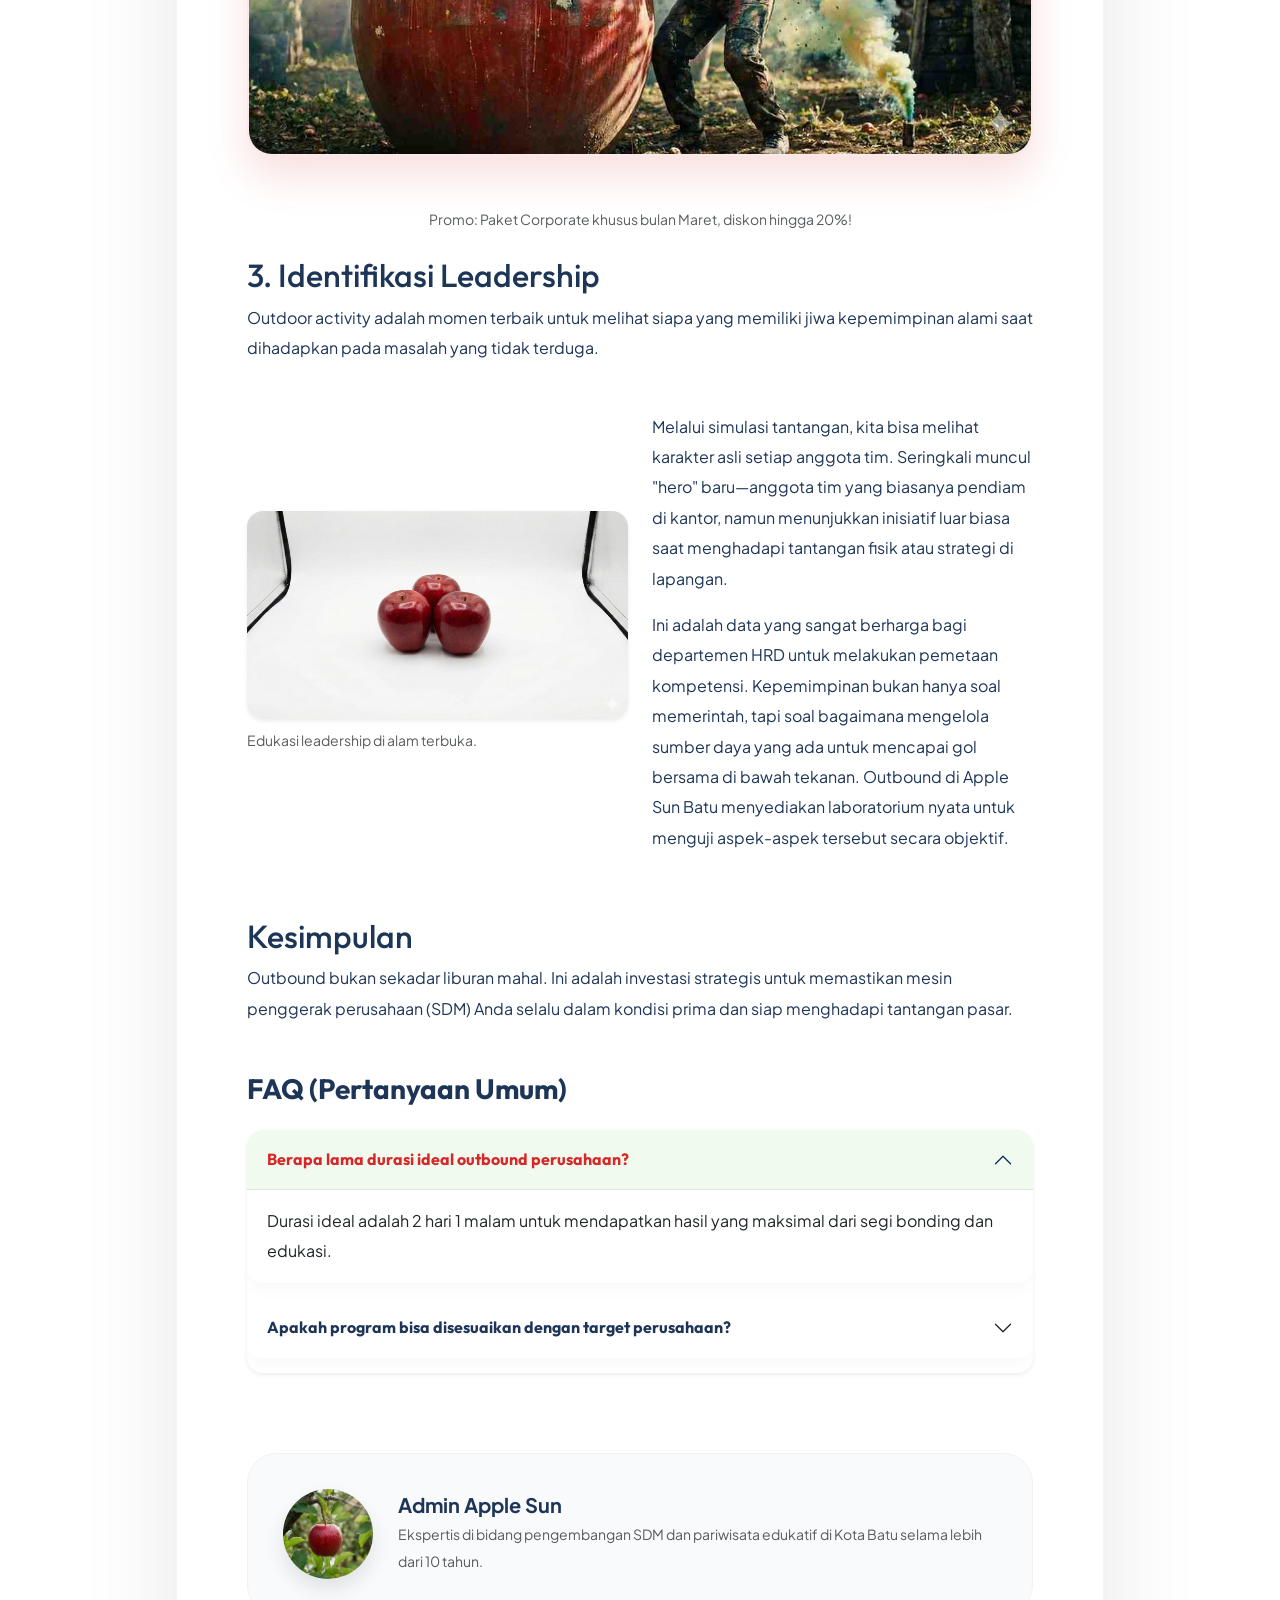
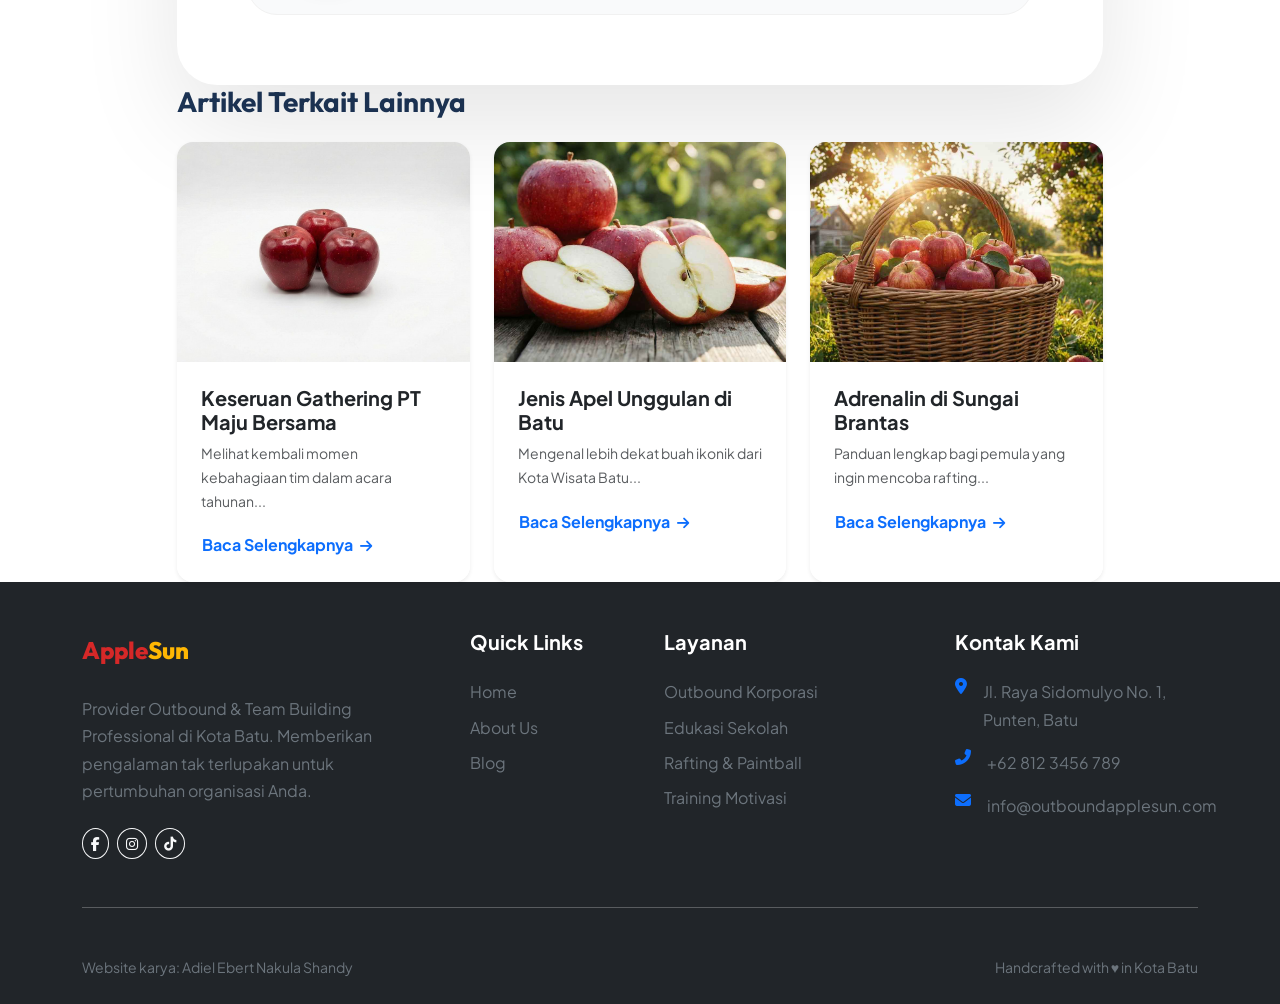
<file: blog/detail-1.html>
<!DOCTYPE html>
<html lang="id">

<head>
    <meta charset="UTF-8">
    <meta name="viewport" content="width=device-width, initial-scale=1.0">
    <title>Mengapa Outbound Penting untuk Perusahaan? | Apple Sun Batu</title>
    <meta name="description"
        content="Simak alasan mengapa program outbound sangat vital untuk produktivitas dan kekompakan tim perusahaan Anda di Apple Sun Batu.">
    <meta name="keywords"
        content="outbound perusahaan, team building penting, manfaat outbound, program outbound korporasi, produktivitas tim, outbound batu malang">
    <meta name="author" content="Admin Apple Sun">
    <meta name="robots" content="index, follow">
    <link rel="canonical" href="https://outboundapplesun.com/blog/detail-1.html">

    <!-- Open Graph / Facebook / WhatsApp -->
    <meta property="og:type" content="article">
    <meta property="og:url" content="https://outboundapplesun.com/blog/detail-1.html">
    <meta property="og:title" content="Mengapa Outbound Penting untuk Perusahaan? | Apple Sun Batu">
    <meta property="og:description"
        content="Simak alasan mengapa program outbound sangat vital untuk produktivitas dan kekompakan tim perusahaan Anda di Apple Sun Batu.">
    <meta property="og:image" content="https://outboundapplesun.com/img/Gemini_Generated_Image_26kbz926kbz926k.jpeg">
    <meta property="og:locale" content="id_ID">
    <meta property="og:site_name" content="Apple Sun Outbound Batu">
    <meta property="article:published_time" content="2024-02-24">
    <meta property="article:author" content="Admin Apple Sun">
    <meta property="article:section" content="Tips & Trik">

    <!-- Twitter Card -->
    <meta name="twitter:card" content="summary_large_image">
    <meta name="twitter:title" content="Mengapa Outbound Penting untuk Perusahaan?">
    <meta name="twitter:description"
        content="Simak alasan mengapa program outbound sangat vital untuk produktivitas dan kekompakan tim.">
    <meta name="twitter:image" content="https://outboundapplesun.com/img/Gemini_Generated_Image_26kbz926kbz926k.jpeg">

    <!-- Schema BlogPosting -->
    <script type="application/ld+json">
    {
      "@context": "https://schema.org",
      "@type": "BlogPosting",
      "headline": "Mengapa Outbound Penting untuk Perusahaan?",
      "description": "Simak alasan mengapa program outbound sangat vital untuk produktivitas dan kekompakan tim perusahaan Anda.",
      "image": "https://outboundapplesun.com/img/Gemini_Generated_Image_26kbz926kbz926k.jpeg",
      "datePublished": "2024-02-24",
      "dateModified": "2024-02-24",
      "author": {
        "@type": "Organization",
        "name": "Admin Apple Sun",
        "url": "https://outboundapplesun.com"
      },
      "publisher": {
        "@type": "Organization",
        "name": "Apple Sun Outbound Batu",
        "logo": {
          "@type": "ImageObject",
          "url": "https://outboundapplesun.com/img/Gemini_Generated_Image_112znc112znc112.jpeg"
        }
      },
      "mainEntityOfPage": {
        "@type": "WebPage",
        "@id": "https://outboundapplesun.com/blog/detail-1.html"
      },
      "keywords": "outbound perusahaan, team building, kerjasama tim, produktivitas, SDM, kota batu",
      "articleSection": "Tips & Trik"
    }
    </script>

    <!-- Breadcrumb Schema -->
    <script type="application/ld+json">
    {
      "@context": "https://schema.org",
      "@type": "BreadcrumbList",
      "itemListElement": [
        {"@type": "ListItem", "position": 1, "name": "Beranda", "item": "https://outboundapplesun.com/"},
        {"@type": "ListItem", "position": 2, "name": "Blog", "item": "https://outboundapplesun.com/#blog"},
        {"@type": "ListItem", "position": 3, "name": "Mengapa Outbound Penting untuk Perusahaan?", "item": "https://outboundapplesun.com/blog/detail-1.html"}
      ]
    }
    </script>

    <!-- Fonts -->
    <link rel="preconnect" href="https://fonts.googleapis.com">
    <link rel="preconnect" href="https://fonts.gstatic.com" crossorigin>
    <link
        href="https://fonts.googleapis.com/css2?family=Outfit:wght@300;400;600;700;800&family=Plus+Jakarta+Sans:wght@400;500;600;700&display=swap"
        rel="stylesheet">

    <!-- Bootstrap CSS -->
    <link href="https://cdn.jsdelivr.net/npm/bootstrap@5.3.2/dist/css/bootstrap.min.css" rel="stylesheet">
    <link rel="stylesheet" href="https://cdnjs.cloudflare.com/ajax/libs/font-awesome/6.4.2/css/all.min.css">
    <link rel="stylesheet" href="../css/style.css">

</head>

<body>
    <!-- Navbar -->
    <nav class="navbar navbar-expand-lg fixed-top navbar-scrolled" id="mainNav">
        <div class="container">
            <a class="navbar-brand d-flex align-items-center" href="../index.html">
                <span class="brand-apple"><i class="fas fa-apple-alt me-2"></i>Apple</span><span
                    class="brand-sun">Sun</span>
            </a>
            <button class="navbar-toggler border-0 shadow-none" type="button" data-bs-toggle="collapse"
                data-bs-target="#navbarNav" aria-controls="navbarNav" aria-expanded="false"
                aria-label="Toggle navigation">
                <i class="fas fa-bars text-dark"></i>
            </button>
            <div class="collapse navbar-collapse" id="navbarNav">
                <ul class="navbar-nav ms-auto text-uppercase align-items-center">
                    <li class="nav-item"><a class="nav-link" href="../index.html#home">Beranda</a></li>
                    <li class="nav-item"><a class="nav-link" href="../index.html#about">Tentang</a></li>
                    <li class="nav-item"><a class="nav-link fw-bold text-primary" href="../index.html#blog">Blog</a>
                    </li>
                    <li class="nav-item"><a class="nav-link ms-lg-3 btn-cta shadow"
                            href="https://wa.me/628123456789">Pesan
                            Sekarang</a></li>
                </ul>
            </div>
        </div>
    </nav>

    <!-- Header -->
    <header class="blog-header-detail"
        style="background-image: url('../img/Gemini_Generated_Image_26kbz926kbz926k.jpeg');">
        <div class="container" data-aos="fade-up">
            <span class="badge bg-danger px-3 py-2 rounded-pill mb-3 shadow-sm">Tips & Trik</span>
            <h1 class="display-3 fw-bold text-white">Mengapa Outbound Penting untuk Perusahaan?</h1>
            <p class="lead opacity-75">Strategi jitu tingkatkan produktivitas tim di era digital.</p>
        </div>
    </header>

    <main class="container mb-5">
        <div class="row justify-content-center">
            <div class="col-lg-10">
                <div class="article-content" id="printableArea">


                    <p class="text-muted mb-4"><i class="fas fa-calendar-alt me-2"></i> 24 Februari 2024 | <i
                            class="fas fa-user me-2"></i> Admin Apple Sun</p>

                    <img src="../img/Gemini_Generated_Image_26kbz926kbz926k.jpeg"
                        alt="Kegiatan team building perusahaan" class="img-fluid rounded-4 mb-3 w-100 shadow">
                    <p class="text-center small text-muted fst-italic mb-5">Foto: Keseruan simulasi kerjasama tim di
                        Apple Sun Batu.</p>

                    <!-- TOC -->
                    <div class="toc-container">
                        <div class="toc-title" onclick="toggleTOC()">
                            <span>Daftar Isi</span>
                            <i class="fas fa-chevron-down" id="toc-icon"></i>
                        </div>
                        <ul class="toc-list" id="toc-list">
                            <!-- JS will inject here -->
                        </ul>
                    </div>

                    <p class="lead fw-bold">Pernahkah Anda merasa suasana kantor mulai jenuh, komunikasi terhambat, atau
                        target meleset karena tim kurang kompak? Jika ya, mungkin ini saatnya perusahaan Anda melakukan
                        outbound.</p>

                    <h2 id="section-1">1. Menghancurkan Tembok Hierarki</h2>
                    <p>Dalam dunia kerja, hierarki seringkali menjadi penghambat komunikasi yang transparan. Di kantor,
                        seorang staf mungkin merasa sungkan untuk berbicara jujur kepada manajernya karena batasan
                        formalitas. Melalui kegiatan outbound, semua peserta melebur dalam satu visi yang sama tanpa
                        batasan jabatan yang kaku.</p>
                    <p>Saat berada di lapangan, semua orang menggunakan seragam yang sama dan menghadapi tantangan yang
                        sama pula. Seorang direktur mungkin harus bekerja sama dengan staf magang untuk memecahkan
                        teka-teki tim. Hal ini menciptakan rasa kesetaraan yang langka didapatkan di lingkungan kantor
                        sehari-hari. Pengalaman "berada di perahu yang sama" ini membantu membangun pondasi rasa saling
                        percaya yang kuat (trust building) yang nantinya akan mempermudah kolaborasi kerja saat kembali
                        ke perusahaan.</p>

                    <div class="baca-juga">
                        <span class="fw-bold d-block mb-1 text-danger">BACA JUGA:</span>
                        <ul class="mb-0">
                            <li><a href="detail-2.html" class="text-decoration-none">Keseruan Gathering PT Maju
                                    Bersama</a></li>
                            <li><a href="detail-5.html" class="text-decoration-none">Strategi Win-Win lewat
                                    Paintball</a></li>
                        </ul>
                    </div>

                    <h2 id="section-2">2. Meningkatkan Kreativitas</h2>
                    <p>Udara segar di Batu dan pemandangan hijau kebun apel memberikan stimulasi alami bagi otak untuk
                        berpikir lebih jernih dan kreatif. Hal ini didukung oleh berbagai riset yang menunjukkan bahwa
                        berada di alam terbuka dapat menurunkan tingkat kortisol (hormon stres) dan meningkatkan
                        kapasitas kognitif manusia.</p>
                    <p>Rutinitas kantor yang monoton seringkali membuat pikiran menjadi tumpul dan sulit untuk menemukan
                        solusi inovatif. Dengan berganti suasana ke alam terbuka Apple Sun Batu, saraf-saraf otak seolah
                        disegarkan kembali. Berbagai permainan simulasi yang kami berikan dirancang khusus untuk memicu
                        "out of the box thinking" peserta. Diskusi yang terjadi di bawah pohon apel yang teduh biasanya
                        jauh lebih cair dan menghasilkan ide-ide brilian dibandingkan saat berada di ruang rapat yang
                        tertutup.</p>

                    <blockquote class="my-5 p-4 bg-light border-start border-4 border-danger rounded-3">
                        "Produktivitas bukan tentang bekerja lebih lama, tapi tentang bekerja lebih baik sebagai satu
                        kesatuan tim."
                        <footer class="blockquote-footer mt-2">Pakar Manajemen SDM</footer>
                    </blockquote>

                    <img src="../img/Gemini_Generated_Image_112znc112znc112.jpeg" alt="Promo Paket Outbound 2024"
                        class="promo-gif">
                    <p class="text-center small text-muted mb-4">Promo: Paket Corporate khusus bulan Maret, diskon
                        hingga 20%!</p>

                    <h2 id="section-3">3. Identifikasi Leadership</h2>
                    <p>Outdoor activity adalah momen terbaik untuk melihat siapa yang memiliki jiwa kepemimpinan alami
                        saat dihadapkan pada masalah yang tidak terduga.</p>

                    <div class="row my-5 align-items-center">
                        <div class="col-md-6">
                            <img src="../img/Gemini_Generated_Image_292rsd292rsd292.jpeg"
                                class="img-fluid rounded-4 shadow-sm" alt="Leadership training">
                            <p class="small text-muted mt-2">Edukasi leadership di alam terbuka.</p>
                        </div>
                        <div class="col-md-6">
                            <p>Melalui simulasi tantangan, kita bisa melihat karakter asli setiap anggota tim.
                                Seringkali muncul "hero" baru—anggota tim yang biasanya pendiam di kantor, namun
                                menunjukkan inisiatif luar biasa saat menghadapi tantangan fisik atau strategi di
                                lapangan.</p>
                            <p>Ini adalah data yang sangat berharga bagi departemen HRD untuk melakukan pemetaan
                                kompetensi. Kepemimpinan bukan hanya soal memerintah, tapi soal bagaimana mengelola
                                sumber daya yang ada untuk mencapai gol bersama di bawah tekanan. Outbound di Apple Sun
                                Batu menyediakan laboratorium nyata untuk menguji aspek-aspek tersebut secara objektif.
                            </p>
                        </div>
                    </div>

                    <h2 id="section-4">Kesimpulan</h2>
                    <p>Outbound bukan sekadar liburan mahal. Ini adalah investasi strategis untuk memastikan mesin
                        penggerak perusahaan (SDM) Anda selalu dalam kondisi prima dan siap menghadapi tantangan pasar.
                    </p>

                    <div class="faq-section mt-5">
                        <h3 class="fw-bold mb-4">FAQ (Pertanyaan Umum)</h3>
                        <div class="accordion shadow-sm rounded-4 overflow-hidden" id="faqAccordion">
                            <div class="accordion-item">
                                <h2 class="accordion-header">
                                    <button class="accordion-button" type="button" data-bs-toggle="collapse"
                                        data-bs-target="#collapseOne">
                                        Berapa lama durasi ideal outbound perusahaan?
                                    </button>
                                </h2>
                                <div id="collapseOne" class="accordion-collapse collapse show"
                                    data-bs-parent="#faqAccordion">
                                    <div class="accordion-body"> Durasi ideal adalah 2 hari 1 malam untuk mendapatkan
                                        hasil yang maksimal dari segi bonding dan edukasi. </div>
                                </div>
                            </div>
                            <div class="accordion-item">
                                <h2 class="accordion-header">
                                    <button class="accordion-button collapsed" type="button" data-bs-toggle="collapse"
                                        data-bs-target="#collapseTwo">
                                        Apakah program bisa disesuaikan dengan target perusahaan?
                                    </button>
                                </h2>
                                <div id="collapseTwo" class="accordion-collapse collapse"
                                    data-bs-parent="#faqAccordion">
                                    <div class="accordion-body"> Tentu, kami menyediakan paket custom yang menyesuaikan
                                        dengan masalah atau target spesifik tim Anda. </div>
                                </div>
                            </div>
                        </div>
                    </div>

                    <!-- Author Profile -->
                    <div class="author-card">
                        <img src="../img/Gemini_Generated_Image_24ipbv24ipbv24i.jpeg" alt="Author" class="author-img">
                        <div>
                            <h5 class="fw-bold mb-1">Admin Apple Sun</h5>
                            <p class="text-muted small mb-0">Ekspertis di bidang pengembangan SDM dan pariwisata
                                edukatif di Kota Batu selama lebih dari 10 tahun.</p>
                        </div>
                    </div>


                </div>

                <!-- Related Articles Section -->
                <div class="mt-100">
                    <h3 class="fw-bold mb-4">Artikel Terkait Lainnya</h3>
                    <div class="row g-4">
                        <div class="col-md-4">
                            <div class="card h-100 border-0 shadow-sm rounded-4 overflow-hidden">
                                <img src="../img/Gemini_Generated_Image_292rsd292rsd292.jpeg" class="card-img-top"
                                    alt="Blog">
                                <div class="card-body p-4">
                                    <h5 class="fw-bold btn-link text-dark text-decoration-none">Keseruan Gathering PT
                                        Maju Bersama</h5>
                                    <p class="small text-muted">Melihat kembali momen kebahagiaan tim dalam acara
                                        tahunan...</p>
                                    <a href="detail-2.html"
                                        class="btn btn-link p-0 fw-bold text-primary text-decoration-none">Baca
                                        Selengkapnya <i class="fas fa-arrow-right ms-1 small"></i></a>
                                </div>
                            </div>
                        </div>
                        <div class="col-md-4">
                            <div class="card h-100 border-0 shadow-sm rounded-4 overflow-hidden">
                                <img src="../img/Gemini_Generated_Image_6bjc6k6bjc6k6bj.jpeg" class="card-img-top"
                                    alt="Blog">
                                <div class="card-body p-4">
                                    <h5 class="fw-bold btn-link text-dark text-decoration-none">Jenis Apel Unggulan di
                                        Batu</h5>
                                    <p class="small text-muted">Mengenal lebih dekat buah ikonik dari Kota Wisata
                                        Batu...</p>
                                    <a href="detail-3.html"
                                        class="btn btn-link p-0 fw-bold text-primary text-decoration-none">Baca
                                        Selengkapnya <i class="fas fa-arrow-right ms-1 small"></i></a>
                                </div>
                            </div>
                        </div>
                        <div class="col-md-4">
                            <div class="card h-100 border-0 shadow-sm rounded-4 overflow-hidden">
                                <img src="../img/Gemini_Generated_Image_7897wi7897wi789.jpeg" class="card-img-top"
                                    alt="Blog">
                                <div class="card-body p-4">
                                    <h5 class="fw-bold btn-link text-dark text-decoration-none">Adrenalin di Sungai
                                        Brantas</h5>
                                    <p class="small text-muted">Panduan lengkap bagi pemula yang ingin mencoba
                                        rafting...</p>
                                    <a href="detail-4.html"
                                        class="btn btn-link p-0 fw-bold text-primary text-decoration-none">Baca
                                        Selengkapnya <i class="fas fa-arrow-right ms-1 small"></i></a>
                                </div>
                            </div>
                        </div>
                    </div>
                </div>
            </div>
        </div>
    </main>

    <!-- Footer -->
    <footer class="footer-section pt-100 pb-4 bg-dark text-white">
        <div class="container">
            <div class="row g-5 text-start">
                <div class="col-lg-4">
                    <a class="navbar-brand d-block mb-4" href="../index.html">
                        <span class="brand-apple">Apple</span><span class="brand-sun">Sun</span>
                    </a>
                    <p class="text-secondary pe-lg-5">Provider Outbound & Team Building Professional di Kota Batu.
                        Memberikan pengalaman tak terlupakan untuk pertumbuhan organisasi Anda.</p>
                    <div class="social-links d-flex gap-2 mt-4">
                        <a href="#" class="btn btn-sm btn-outline-light rounded-circle"><i
                                class="fab fa-facebook-f"></i></a>
                        <a href="#" class="btn btn-sm btn-outline-light rounded-circle"><i
                                class="fab fa-instagram"></i></a>
                        <a href="#" class="btn btn-sm btn-outline-light rounded-circle"><i
                                class="fab fa-tiktok"></i></a>
                    </div>
                </div>
                <div class="col-lg-2">
                    <h5 class="fw-bold mb-4">Quick Links</h5>
                    <ul class="list-unstyled footer-links">
                        <li class="mb-2"><a href="../index.html#home"
                                class="text-secondary text-decoration-none">Home</a></li>
                        <li class="mb-2"><a href="../index.html#about" class="text-secondary text-decoration-none">About
                                Us</a></li>
                        <li class="mb-2"><a href="../index.html#blog"
                                class="text-secondary text-decoration-none">Blog</a></li>
                    </ul>
                </div>
                <div class="col-lg-3">
                    <h5 class="fw-bold mb-4">Layanan</h5>
                    <ul class="list-unstyled text-secondary">
                        <li class="mb-2">Outbound Korporasi</li>
                        <li class="mb-2">Edukasi Sekolah</li>
                        <li class="mb-2">Rafting & Paintball</li>
                        <li class="mb-2">Training Motivasi</li>
                    </ul>
                </div>
                <div class="col-lg-3">
                    <h5 class="fw-bold mb-4">Kontak Kami</h5>
                    <ul class="list-unstyled text-secondary">
                        <li class="mb-3 d-flex"><i class="fas fa-map-marker-alt me-3 text-primary"></i> <span>Jl. Raya
                                Sidomulyo No. 1, Punten, Batu</span></li>
                        <li class="mb-3 d-flex"><i class="fas fa-phone-alt me-3 text-primary"></i> <span>+62 812 3456
                                789</span></li>
                        <li class="mb-3 d-flex"><i class="fas fa-envelope me-3 text-primary"></i>
                            <span>info@outboundapplesun.com</span>
                        </li>
                    </ul>
                </div>
            </div>
            <hr class="my-5 opacity-25">
            <div class="row align-items-center">
                <div class="col-md-6 text-center text-md-start">
                    <p class="mb-0 text-secondary small">Website karya: Adiel Ebert Nakula Shandy</p>
                </div>
                <div class="col-md-6 text-center text-md-end mt-3 mt-md-0">
                    <p class="mb-0 text-secondary small">Handcrafted with ♥ in Kota Batu</p>
                </div>
            </div>
        </div>
    </footer>

    <!-- FAB Container -->
    <div class="fab-container">
        <a href="https://wa.me/628123456789" class="fab-wa shadow-lg" target="_blank" title="Chat via WhatsApp">
            <i class="fab fa-whatsapp"></i>
        </a>
        <button id="backToTop" class="fab-top shadow-lg" title="Back to Top">
            <i class="fas fa-arrow-up"></i>
        </button>
    </div>

    <!-- Scripts -->
    <script src="https://cdn.jsdelivr.net/npm/bootstrap@5.3.2/dist/js/bootstrap.bundle.min.js"></script>
    <script>
        // Automatic TOC
        document.addEventListener('DOMContentLoaded', function () {
            const article = document.querySelector('.article-content');
            const tocList = document.getElementById('toc-list');
            const headings = article.querySelectorAll('h2, h3');

            headings.forEach((heading, index) => {
                const id = 'toc-id-' + index;
                heading.setAttribute('id', id);

                const li = document.createElement('li');
                li.style.paddingLeft = heading.tagName === 'H3' ? '20px' : '0';

                const a = document.createElement('a');
                a.setAttribute('href', '#' + id);
                a.textContent = heading.textContent;

                li.appendChild(a);
                tocList.appendChild(li);
            });
        });

        function toggleTOC() {
            const list = document.getElementById('toc-list');
            const icon = document.getElementById('toc-icon');
            if (list.style.display === 'none') {
                list.style.display = 'block';
                icon.classList.replace('fa-chevron-up', 'fa-chevron-down');
            } else {
                list.style.display = 'none';
                icon.classList.replace('fa-chevron-down', 'fa-chevron-up');
            }
        }


    </script>
</body>

</html>
</file>
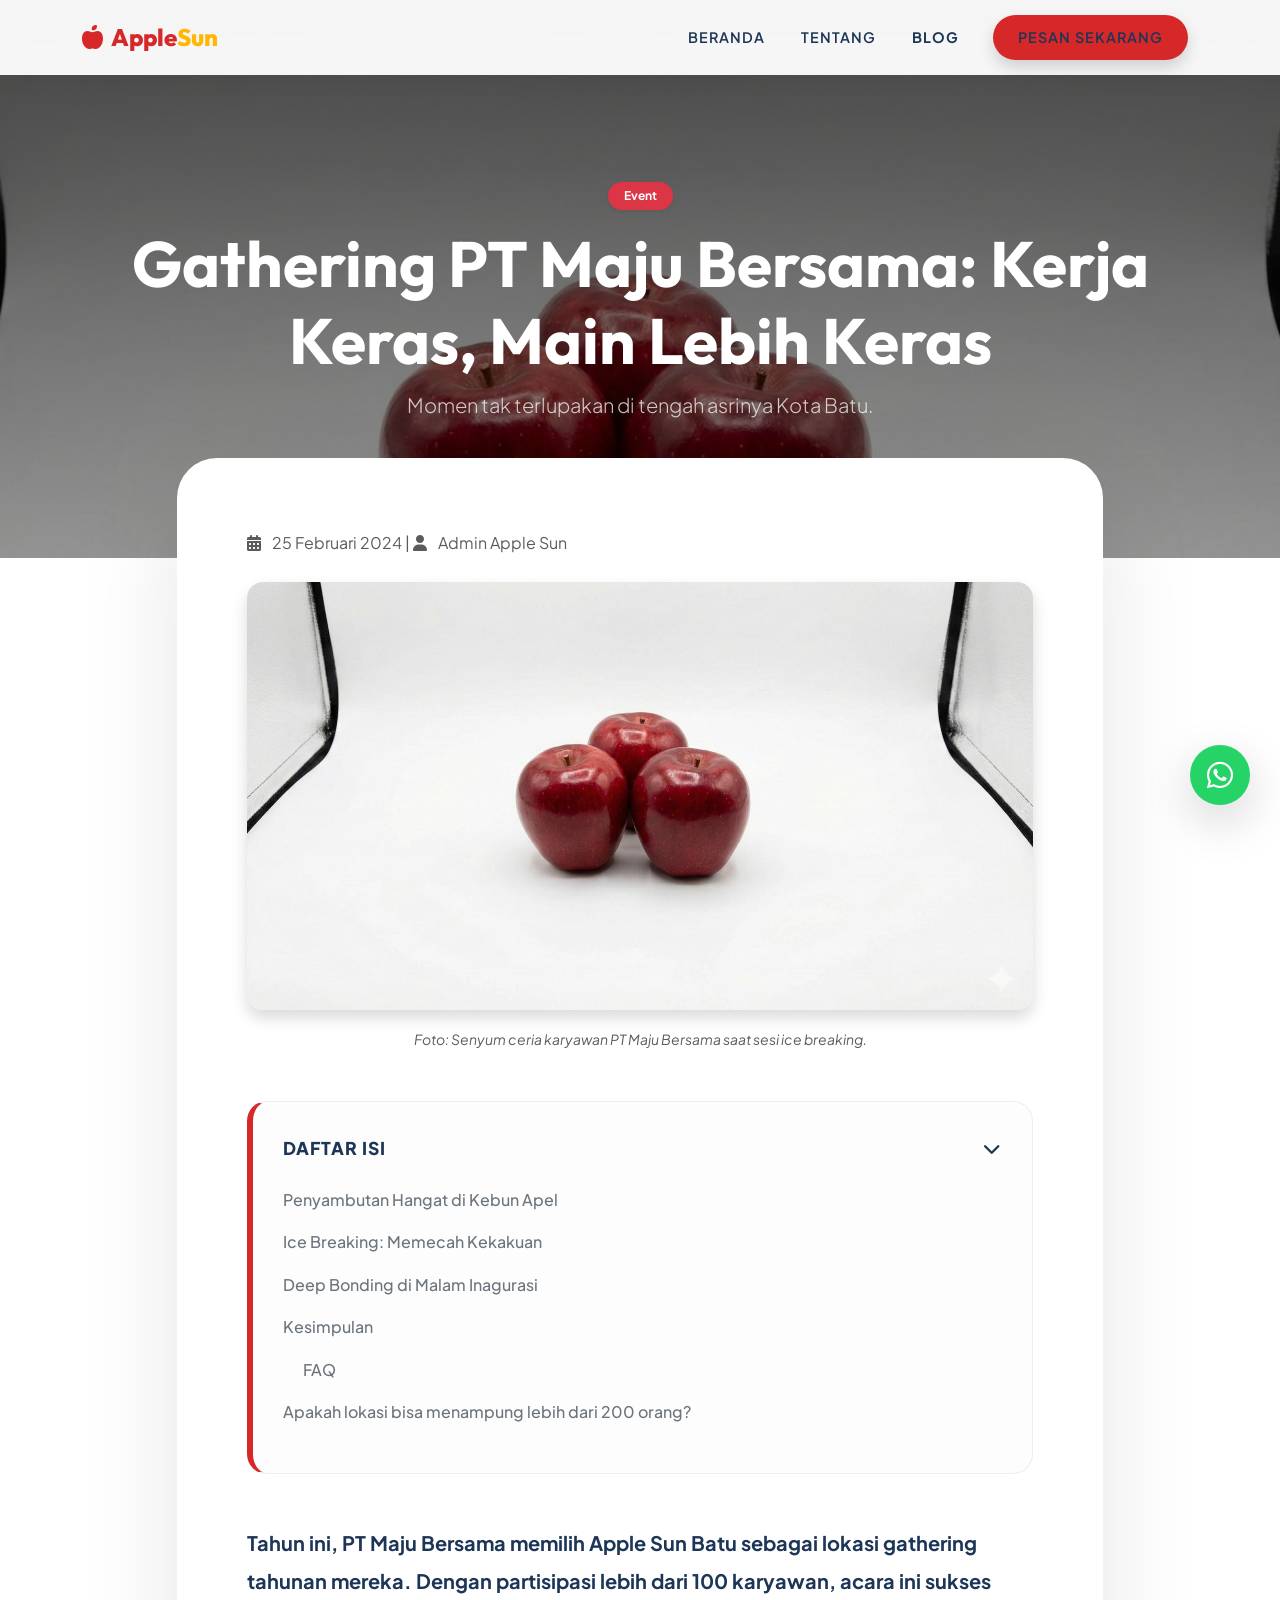
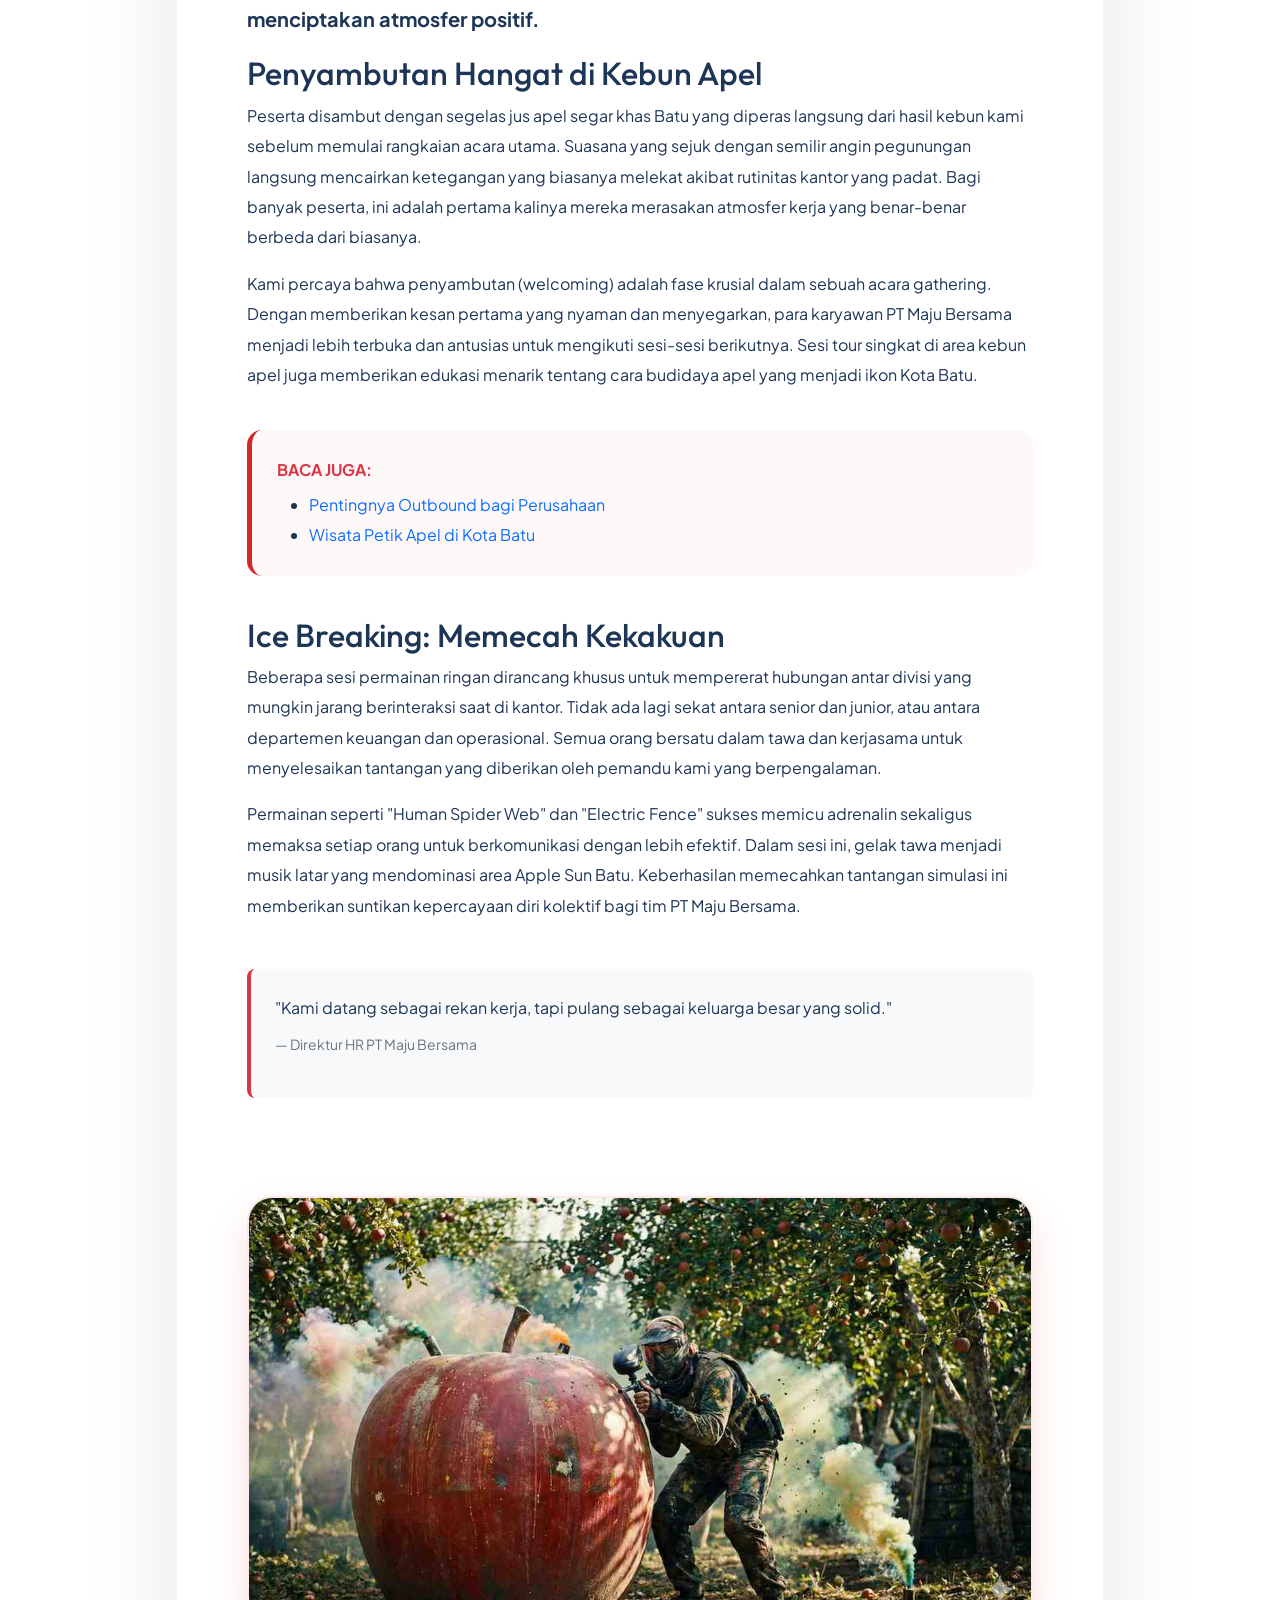
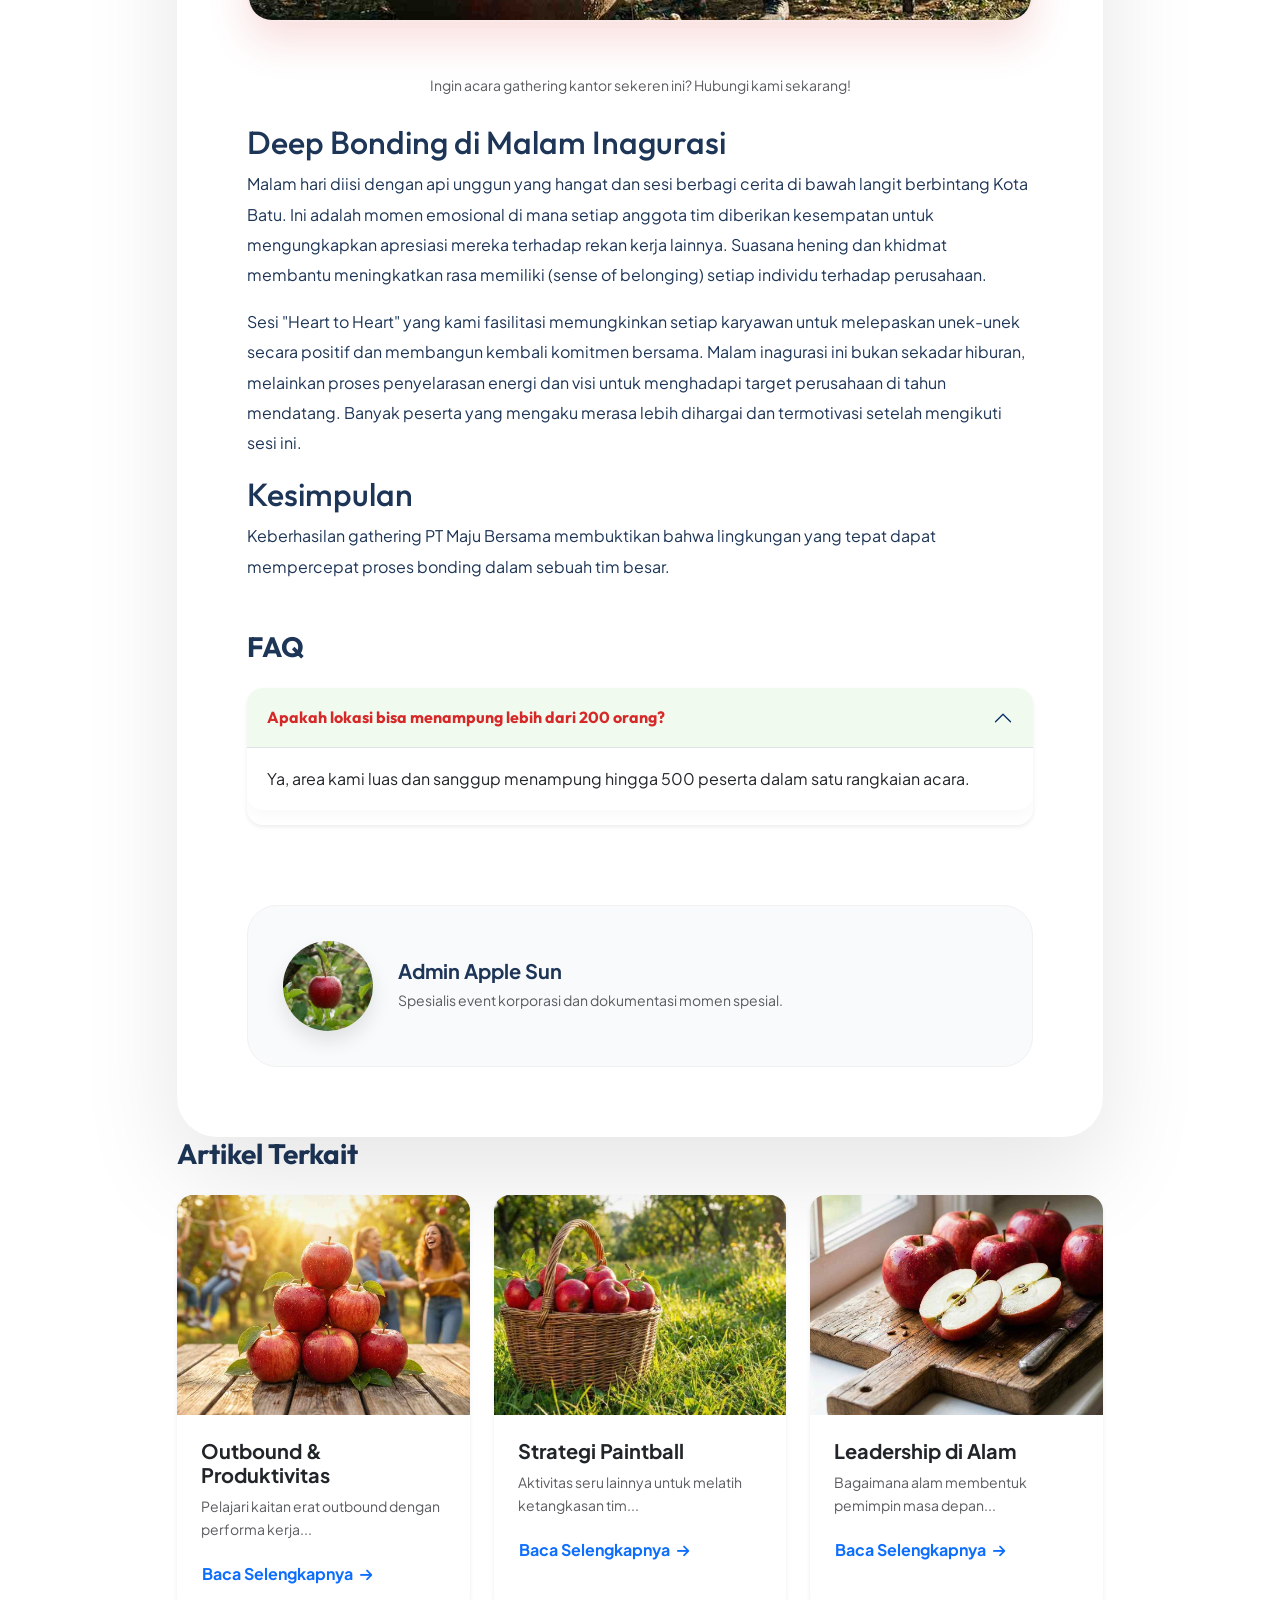
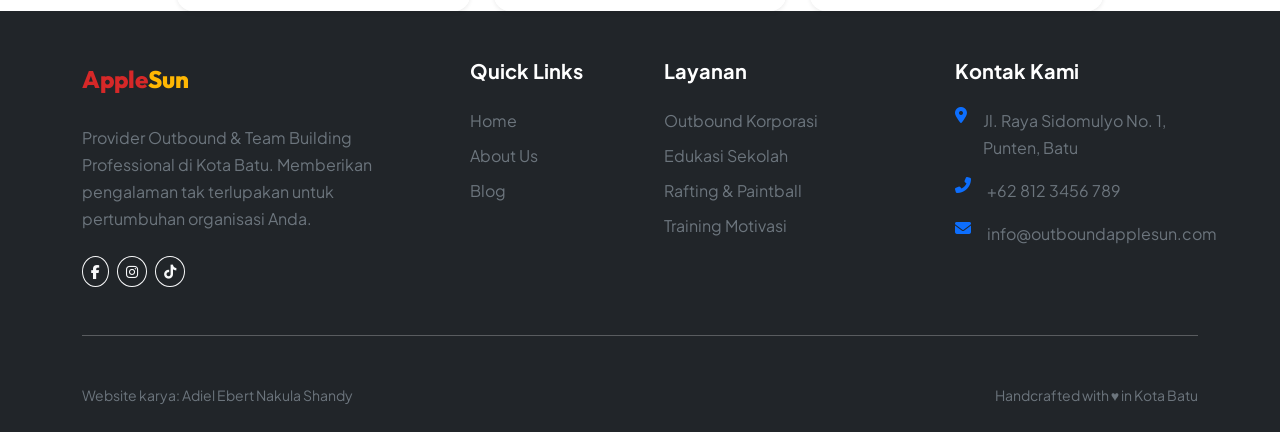
<file: blog/detail-2.html>
<!DOCTYPE html>
<html lang="id">

<head>
    <meta charset="UTF-8">
    <meta name="viewport" content="width=device-width, initial-scale=1.0">
    <title>Keseruan Gathering PT Maju Bersama di Apple Sun | Blog Outbound Batu</title>
    <meta name="description"
        content="Kilas balik acara gathering tahunan PT Maju Bersama. Kekompakan, keceriaan, dan pembelajaran di alam terbuka Batu.">
    <meta name="keywords"
        content="gathering perusahaan batu, event gathering korporasi, outbound gathering malang, team building gathering batu, apple sun event">
    <meta name="author" content="Admin Apple Sun">
    <meta name="robots" content="index, follow">
    <link rel="canonical" href="https://outboundapplesun.com/blog/detail-2.html">

    <!-- Open Graph / Facebook / WhatsApp -->
    <meta property="og:type" content="article">
    <meta property="og:url" content="https://outboundapplesun.com/blog/detail-2.html">
    <meta property="og:title" content="Keseruan Gathering PT Maju Bersama di Apple Sun | Blog">
    <meta property="og:description"
        content="Kilas balik acara gathering tahunan PT Maju Bersama. Kekompakan, keceriaan, dan pembelajaran di alam terbuka Batu.">
    <meta property="og:image" content="https://outboundapplesun.com/img/Gemini_Generated_Image_292rsd292rsd292.jpeg">
    <meta property="og:locale" content="id_ID">
    <meta property="og:site_name" content="Apple Sun Outbound Batu">
    <meta property="article:published_time" content="2024-02-25">
    <meta property="article:author" content="Admin Apple Sun">
    <meta property="article:section" content="Event">

    <!-- Twitter Card -->
    <meta name="twitter:card" content="summary_large_image">
    <meta name="twitter:title" content="Keseruan Gathering PT Maju Bersama di Apple Sun">
    <meta name="twitter:description"
        content="Kilas balik momen gathering tahunan di alam terbuka Kota Batu yang berkesan.">
    <meta name="twitter:image" content="https://outboundapplesun.com/img/Gemini_Generated_Image_292rsd292rsd292.jpeg">

    <!-- Schema BlogPosting -->
    <script type="application/ld+json">
    {
      "@context": "https://schema.org",
      "@type": "BlogPosting",
      "headline": "Keseruan Gathering PT Maju Bersama di Apple Sun",
      "description": "Kilas balik acara gathering tahunan PT Maju Bersama di Apple Sun Batu. Kekompakan, keceriaan, dan pembelajaran di alam terbuka.",
      "image": "https://outboundapplesun.com/img/Gemini_Generated_Image_292rsd292rsd292.jpeg",
      "datePublished": "2024-02-25",
      "dateModified": "2024-02-25",
      "author": {
        "@type": "Organization",
        "name": "Admin Apple Sun",
        "url": "https://outboundapplesun.com"
      },
      "publisher": {
        "@type": "Organization",
        "name": "Apple Sun Outbound Batu",
        "logo": {
          "@type": "ImageObject",
          "url": "https://outboundapplesun.com/img/Gemini_Generated_Image_112znc112znc112.jpeg"
        }
      },
      "mainEntityOfPage": {
        "@type": "WebPage",
        "@id": "https://outboundapplesun.com/blog/detail-2.html"
      },
      "keywords": "gathering perusahaan, event korporasi, team bonding, outbound batu, apple sun",
      "articleSection": "Event"
    }
    </script>

    <!-- Breadcrumb Schema -->
    <script type="application/ld+json">
    {
      "@context": "https://schema.org",
      "@type": "BreadcrumbList",
      "itemListElement": [
        {"@type": "ListItem", "position": 1, "name": "Beranda", "item": "https://outboundapplesun.com/"},
        {"@type": "ListItem", "position": 2, "name": "Blog", "item": "https://outboundapplesun.com/#blog"},
        {"@type": "ListItem", "position": 3, "name": "Keseruan Gathering PT Maju Bersama", "item": "https://outboundapplesun.com/blog/detail-2.html"}
      ]
    }
    </script>

    <!-- Fonts -->
    <link rel="preconnect" href="https://fonts.googleapis.com">
    <link rel="preconnect" href="https://fonts.gstatic.com" crossorigin>
    <link
        href="https://fonts.googleapis.com/css2?family=Outfit:wght@300;400;600;700;800&family=Plus+Jakarta+Sans:wght@400;500;600;700&display=swap"
        rel="stylesheet">

    <!-- Bootstrap CSS -->
    <link href="https://cdn.jsdelivr.net/npm/bootstrap@5.3.2/dist/css/bootstrap.min.css" rel="stylesheet">
    <link rel="stylesheet" href="https://cdnjs.cloudflare.com/ajax/libs/font-awesome/6.4.2/css/all.min.css">
    <link rel="stylesheet" href="../css/style.css">

</head>

<body>
    <!-- Navbar -->
    <nav class="navbar navbar-expand-lg fixed-top navbar-scrolled" id="mainNav">
        <div class="container">
            <a class="navbar-brand d-flex align-items-center" href="../index.html">
                <span class="brand-apple"><i class="fas fa-apple-alt me-2"></i>Apple</span><span
                    class="brand-sun">Sun</span>
            </a>
            <button class="navbar-toggler border-0 shadow-none" type="button" data-bs-toggle="collapse"
                data-bs-target="#navbarNav" aria-controls="navbarNav" aria-expanded="false"
                aria-label="Toggle navigation">
                <i class="fas fa-bars text-dark"></i>
            </button>
            <div class="collapse navbar-collapse" id="navbarNav">
                <ul class="navbar-nav ms-auto text-uppercase align-items-center">
                    <li class="nav-item"><a class="nav-link" href="../index.html#home">Beranda</a></li>
                    <li class="nav-item"><a class="nav-link" href="../index.html#about">Tentang</a></li>
                    <li class="nav-item"><a class="nav-link fw-bold text-primary" href="../index.html#blog">Blog</a>
                    </li>
                    <li class="nav-item"><a class="nav-link ms-lg-3 btn-cta shadow"
                            href="https://wa.me/628123456789">Pesan
                            Sekarang</a></li>
                </ul>
            </div>
        </div>
    </nav>

    <!-- Header -->
    <header class="blog-header-detail"
        style="background-image: url('../img/Gemini_Generated_Image_292rsd292rsd292.jpeg');">
        <div class="container" data-aos="fade-up">
            <span class="badge bg-danger px-3 py-2 rounded-pill mb-3 shadow-sm">Event</span>
            <h1 class="display-3 fw-bold text-white">Gathering PT Maju Bersama: Kerja Keras, Main Lebih Keras</h1>
            <p class="lead opacity-75">Momen tak terlupakan di tengah asrinya Kota Batu.</p>
        </div>
    </header>

    <main class="container mb-5">
        <div class="row justify-content-center">
            <div class="col-lg-10">
                <div class="article-content">


                    <p class="text-muted mb-4"><i class="fas fa-calendar-alt me-2"></i> 25 Februari 2024 | <i
                            class="fas fa-user me-2"></i> Admin Apple Sun</p>

                    <img src="../img/Gemini_Generated_Image_292rsd292rsd292.jpeg" alt="PT Maju Bersama Gathering"
                        class="img-fluid rounded-4 mb-3 w-100 shadow">
                    <p class="text-center small text-muted fst-italic mb-5">Foto: Senyum ceria karyawan PT Maju Bersama
                        saat sesi ice breaking.</p>

                    <div class="toc-container">
                        <div class="toc-title" onclick="toggleTOC()">
                            <span>Daftar Isi</span>
                            <i class="fas fa-chevron-down" id="toc-icon"></i>
                        </div>
                        <ul class="toc-list" id="toc-list"></ul>
                    </div>

                    <p class="lead fw-bold">Tahun ini, PT Maju Bersama memilih Apple Sun Batu sebagai lokasi gathering
                        tahunan mereka. Dengan partisipasi lebih dari 100 karyawan, acara ini sukses menciptakan
                        atmosfer positif.</p>

                    <h2 id="section-1">Penyambutan Hangat di Kebun Apel</h2>
                    <p>Peserta disambut dengan segelas jus apel segar khas Batu yang diperas langsung dari hasil kebun
                        kami sebelum memulai rangkaian acara utama. Suasana yang sejuk dengan semilir angin pegunungan
                        langsung mencairkan ketegangan yang biasanya melekat akibat rutinitas kantor yang padat. Bagi
                        banyak peserta, ini adalah pertama kalinya mereka merasakan atmosfer kerja yang benar-benar
                        berbeda dari biasanya.</p>
                    <p>Kami percaya bahwa penyambutan (welcoming) adalah fase krusial dalam sebuah acara gathering.
                        Dengan memberikan kesan pertama yang nyaman dan menyegarkan, para karyawan PT Maju Bersama
                        menjadi lebih terbuka dan antusias untuk mengikuti sesi-sesi berikutnya. Sesi tour singkat di
                        area kebun apel juga memberikan edukasi menarik tentang cara budidaya apel yang menjadi ikon
                        Kota Batu.</p>

                    <div class="baca-juga">
                        <span class="fw-bold d-block mb-1 text-danger">BACA JUGA:</span>
                        <ul class="mb-0">
                            <li><a href="detail-1.html" class="text-decoration-none">Pentingnya Outbound bagi
                                    Perusahaan</a></li>
                            <li><a href="detail-3.html" class="text-decoration-none">Wisata Petik Apel di Kota Batu</a>
                            </li>
                        </ul>
                    </div>

                    <h2 id="section-2">Ice Breaking: Memecah Kekakuan</h2>
                    <p>Beberapa sesi permainan ringan dirancang khusus untuk mempererat hubungan antar divisi yang
                        mungkin jarang berinteraksi saat di kantor. Tidak ada lagi sekat antara senior dan junior, atau
                        antara departemen keuangan dan operasional. Semua orang bersatu dalam tawa dan kerjasama untuk
                        menyelesaikan tantangan yang diberikan oleh pemandu kami yang berpengalaman.</p>
                    <p>Permainan seperti "Human Spider Web" dan "Electric Fence" sukses memicu adrenalin sekaligus
                        memaksa setiap orang untuk berkomunikasi dengan lebih efektif. Dalam sesi ini, gelak tawa
                        menjadi musik latar yang mendominasi area Apple Sun Batu. Keberhasilan memecahkan tantangan
                        simulasi ini memberikan suntikan kepercayaan diri kolektif bagi tim PT Maju Bersama.</p>

                    <blockquote class="my-5 p-4 bg-light border-start border-4 border-danger rounded-3">
                        "Kami datang sebagai rekan kerja, tapi pulang sebagai keluarga besar yang solid."
                        <footer class="blockquote-footer mt-2">Direktur HR PT Maju Bersama</footer>
                    </blockquote>

                    <img src="../img/Gemini_Generated_Image_112znc112znc112.jpeg" alt="Promo Apple Sun"
                        class="promo-gif">
                    <p class="text-center small text-muted mb-4">Ingin acara gathering kantor sekeren ini? Hubungi kami
                        sekarang!</p>

                    <h2 id="section-3">Deep Bonding di Malam Inagurasi</h2>
                    <p>Malam hari diisi dengan api unggun yang hangat dan sesi berbagi cerita di bawah langit berbintang
                        Kota Batu. Ini adalah momen emosional di mana setiap anggota tim diberikan kesempatan untuk
                        mengungkapkan apresiasi mereka terhadap rekan kerja lainnya. Suasana hening dan khidmat membantu
                        meningkatkan rasa memiliki (sense of belonging) setiap individu terhadap perusahaan.</p>
                    <p>Sesi "Heart to Heart" yang kami fasilitasi memungkinkan setiap karyawan untuk melepaskan
                        unek-unek secara positif dan membangun kembali komitmen bersama. Malam inagurasi ini bukan
                        sekadar hiburan, melainkan proses penyelarasan energi dan visi untuk menghadapi target
                        perusahaan di tahun mendatang. Banyak peserta yang mengaku merasa lebih dihargai dan termotivasi
                        setelah mengikuti sesi ini.</p>

                    <h2 id="section-4">Kesimpulan</h2>
                    <p>Keberhasilan gathering PT Maju Bersama membuktikan bahwa lingkungan yang tepat dapat mempercepat
                        proses bonding dalam sebuah tim besar.</p>

                    <div class="faq-section mt-5">
                        <h3 class="fw-bold mb-4">FAQ</h3>
                        <div class="accordion shadow-sm rounded-4 overflow-hidden" id="faqAccordion">
                            <div class="accordion-item">
                                <h2 class="accordion-header">
                                    <button class="accordion-button" type="button" data-bs-toggle="collapse"
                                        data-bs-target="#collapseOne">
                                        Apakah lokasi bisa menampung lebih dari 200 orang?
                                    </button>
                                </h2>
                                <div id="collapseOne" class="accordion-collapse collapse show"
                                    data-bs-parent="#faqAccordion">
                                    <div class="accordion-body"> Ya, area kami luas dan sanggup menampung hingga 500
                                        peserta dalam satu rangkaian acara. </div>
                                </div>
                            </div>
                        </div>
                    </div>

                    <div class="author-card">
                        <img src="../img/Gemini_Generated_Image_24ipbv24ipbv24i.jpeg" alt="Author" class="author-img">
                        <div>
                            <h5 class="fw-bold mb-1">Admin Apple Sun</h5>
                            <p class="text-muted small mb-0">Spesialis event korporasi dan dokumentasi momen spesial.
                            </p>
                        </div>
                    </div>


                </div>

                <div class="mt-100">
                    <h3 class="fw-bold mb-4">Artikel Terkait</h3>
                    <div class="row g-4">
                        <div class="col-md-4">
                            <div class="card h-100 border-0 shadow-sm rounded-4 overflow-hidden">
                                <img src="../img/Gemini_Generated_Image_26kbz926kbz926k.jpeg" class="card-img-top"
                                    alt="Blog">
                                <div class="card-body p-4">
                                    <h5 class="fw-bold btn-link text-dark text-decoration-none">Outbound & Produktivitas
                                    </h5>
                                    <p class="small text-muted">Pelajari kaitan erat outbound dengan performa kerja...
                                    </p>
                                    <a href="detail-1.html"
                                        class="btn btn-link p-0 fw-bold text-primary text-decoration-none">Baca
                                        Selengkapnya <i class="fas fa-arrow-right ms-1 small"></i></a>
                                </div>
                            </div>
                        </div>
                        <div class="col-md-4">
                            <div class="card h-100 border-0 shadow-sm rounded-4 overflow-hidden">
                                <img src="../img/Gemini_Generated_Image_fbon91fbon91fbo.jpeg" class="card-img-top"
                                    alt="Blog">
                                <div class="card-body p-4">
                                    <h5 class="fw-bold btn-link text-dark text-decoration-none">Strategi Paintball</h5>
                                    <p class="small text-muted">Aktivitas seru lainnya untuk melatih ketangkasan tim...
                                    </p>
                                    <a href="detail-5.html"
                                        class="btn btn-link p-0 fw-bold text-primary text-decoration-none">Baca
                                        Selengkapnya <i class="fas fa-arrow-right ms-1 small"></i></a>
                                </div>
                            </div>
                        </div>
                        <div class="col-md-4">
                            <div class="card h-100 border-0 shadow-sm rounded-4 overflow-hidden">
                                <img src="../img/Gemini_Generated_Image_fxcqmyfxcqmyfxc.jpeg" class="card-img-top"
                                    alt="Blog">
                                <div class="card-body p-4">
                                    <h5 class="fw-bold btn-link text-dark text-decoration-none">Leadership di Alam</h5>
                                    <p class="small text-muted">Bagaimana alam membentuk pemimpin masa depan...</p>
                                    <a href="detail-6.html"
                                        class="btn btn-link p-0 fw-bold text-primary text-decoration-none">Baca
                                        Selengkapnya <i class="fas fa-arrow-right ms-1 small"></i></a>
                                </div>
                            </div>
                        </div>
                    </div>
                </div>
            </div>
        </div>
    </main>

    <!-- Footer -->
    <footer class="footer-section pt-100 pb-4 bg-dark text-white">
        <div class="container">
            <div class="row g-5 text-start">
                <div class="col-lg-4">
                    <a class="navbar-brand d-block mb-4" href="../index.html">
                        <span class="brand-apple">Apple</span><span class="brand-sun">Sun</span>
                    </a>
                    <p class="text-secondary pe-lg-5">Provider Outbound & Team Building Professional di Kota Batu.
                        Memberikan pengalaman tak terlupakan untuk pertumbuhan organisasi Anda.</p>
                    <div class="social-links d-flex gap-2 mt-4">
                        <a href="#" class="btn btn-sm btn-outline-light rounded-circle"><i
                                class="fab fa-facebook-f"></i></a>
                        <a href="#" class="btn btn-sm btn-outline-light rounded-circle"><i
                                class="fab fa-instagram"></i></a>
                        <a href="#" class="btn btn-sm btn-outline-light rounded-circle"><i
                                class="fab fa-tiktok"></i></a>
                    </div>
                </div>
                <div class="col-lg-2">
                    <h5 class="fw-bold mb-4">Quick Links</h5>
                    <ul class="list-unstyled footer-links">
                        <li class="mb-2"><a href="../index.html#home"
                                class="text-secondary text-decoration-none">Home</a></li>
                        <li class="mb-2"><a href="../index.html#about" class="text-secondary text-decoration-none">About
                                Us</a></li>
                        <li class="mb-2"><a href="../index.html#blog"
                                class="text-secondary text-decoration-none">Blog</a></li>
                    </ul>
                </div>
                <div class="col-lg-3">
                    <h5 class="fw-bold mb-4">Layanan</h5>
                    <ul class="list-unstyled text-secondary">
                        <li class="mb-2">Outbound Korporasi</li>
                        <li class="mb-2">Edukasi Sekolah</li>
                        <li class="mb-2">Rafting & Paintball</li>
                        <li class="mb-2">Training Motivasi</li>
                    </ul>
                </div>
                <div class="col-lg-3">
                    <h5 class="fw-bold mb-4">Kontak Kami</h5>
                    <ul class="list-unstyled text-secondary">
                        <li class="mb-3 d-flex"><i class="fas fa-map-marker-alt me-3 text-primary"></i> <span>Jl. Raya
                                Sidomulyo No. 1, Punten, Batu</span></li>
                        <li class="mb-3 d-flex"><i class="fas fa-phone-alt me-3 text-primary"></i> <span>+62 812 3456
                                789</span></li>
                        <li class="mb-3 d-flex"><i class="fas fa-envelope me-3 text-primary"></i>
                            <span>info@outboundapplesun.com</span>
                        </li>
                    </ul>
                </div>
            </div>
            <hr class="my-5 opacity-25">
            <div class="row align-items-center">
                <div class="col-md-6 text-center text-md-start">
                    <p class="mb-0 text-secondary small">Website karya: Adiel Ebert Nakula Shandy</p>
                </div>
                <div class="col-md-6 text-center text-md-end mt-3 mt-md-0">
                    <p class="mb-0 text-secondary small">Handcrafted with ♥ in Kota Batu</p>
                </div>
            </div>
        </div>
    </footer>

    <!-- FAB Container -->
    <div class="fab-container">
        <a href="https://wa.me/628123456789" class="fab-wa shadow-lg" target="_blank" title="Chat via WhatsApp">
            <i class="fab fa-whatsapp"></i>
        </a>
        <button id="backToTop" class="fab-top shadow-lg" title="Back to Top">
            <i class="fas fa-arrow-up"></i>
        </button>
    </div>

    <script src="https://cdn.jsdelivr.net/npm/bootstrap@5.3.2/dist/js/bootstrap.bundle.min.js"></script>
    <script>
        document.addEventListener('DOMContentLoaded', function () {
            const article = document.querySelector('.article-content');
            const tocList = document.getElementById('toc-list');
            const headings = article.querySelectorAll('h2, h3');
            headings.forEach((heading, index) => {
                const id = 'toc-id-' + index; heading.setAttribute('id', id);
                const li = document.createElement('li'); li.style.paddingLeft = heading.tagName === 'H3' ? '20px' : '0';
                const a = document.createElement('a'); a.setAttribute('href', '#' + id); a.textContent = heading.textContent;
                li.appendChild(a); tocList.appendChild(li);
            });
        });
        function toggleTOC() {
            const list = document.getElementById('toc-list');
            const icon = document.getElementById('toc-icon');
            list.style.display = (list.style.display === 'none') ? 'block' : 'none';
            icon.classList.toggle('fa-chevron-up'); icon.classList.toggle('fa-chevron-down');
        }

    </script>
</body>

</html>
</file>
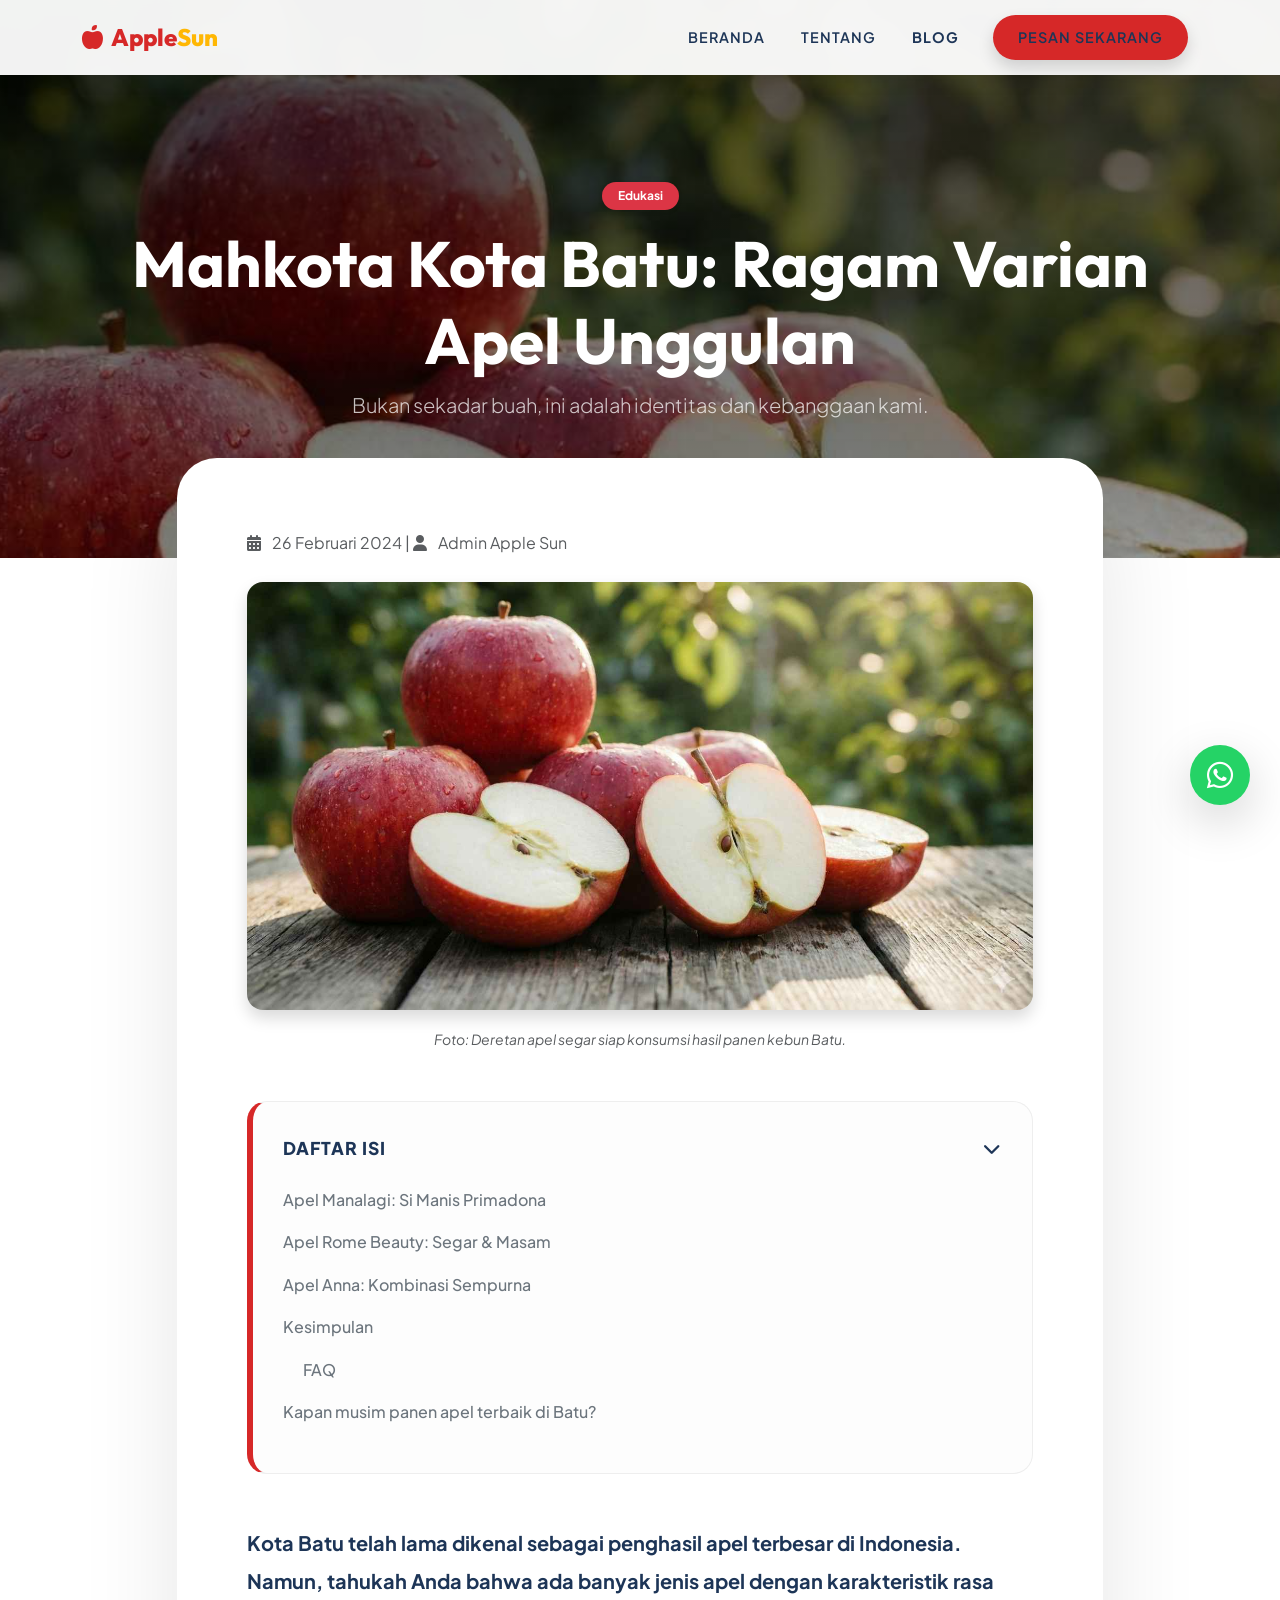
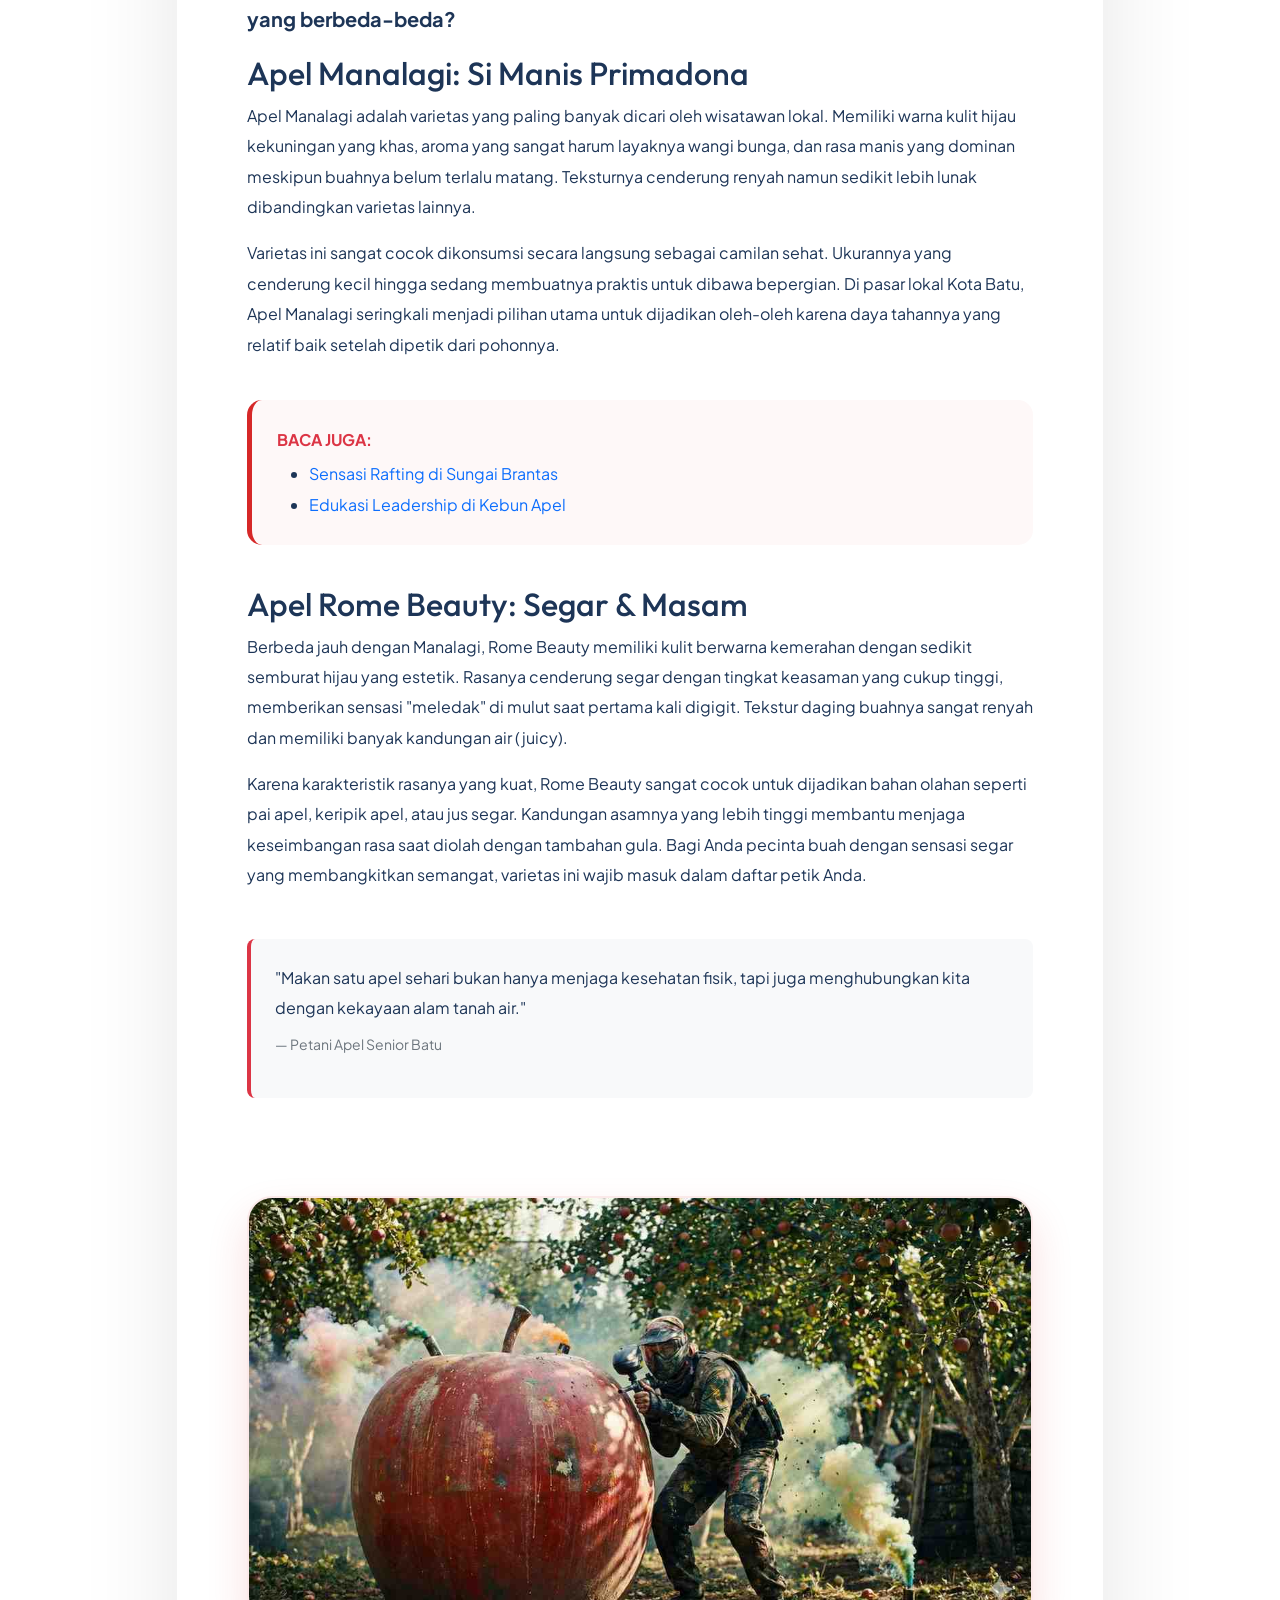
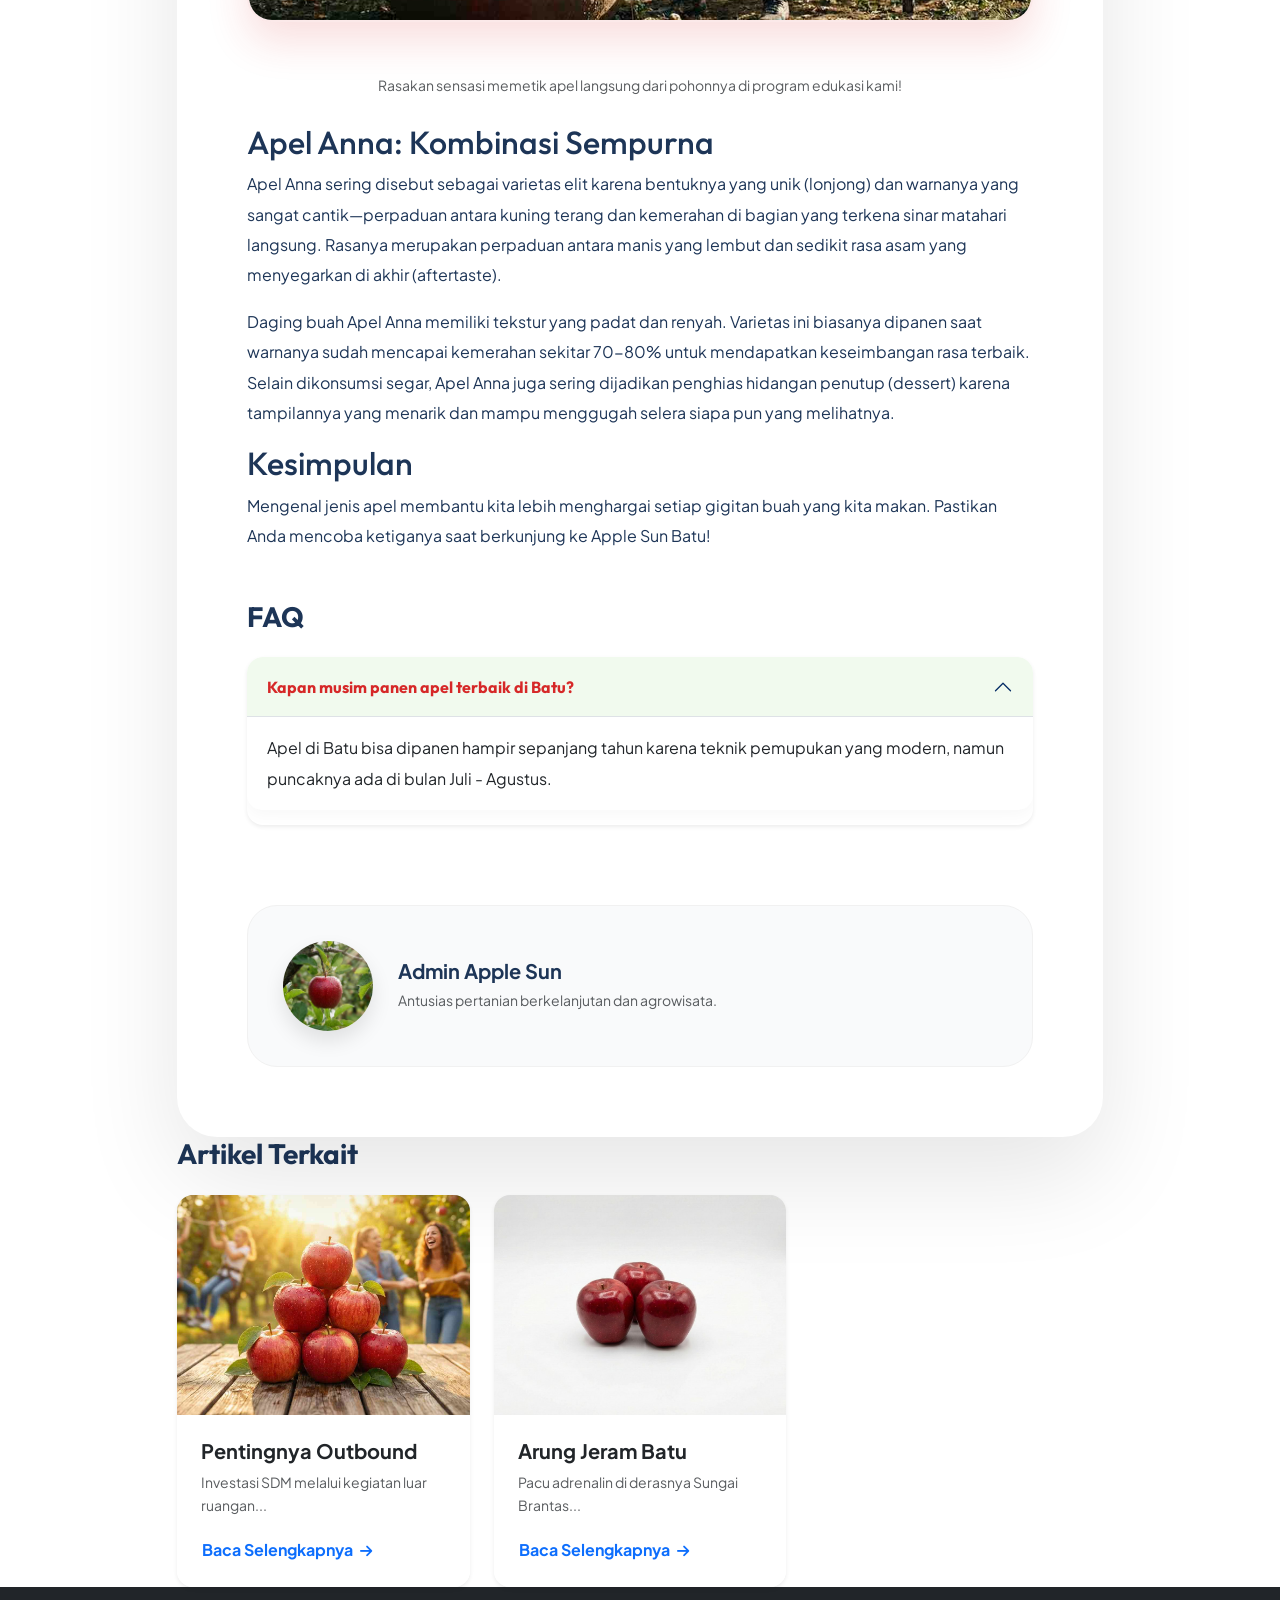
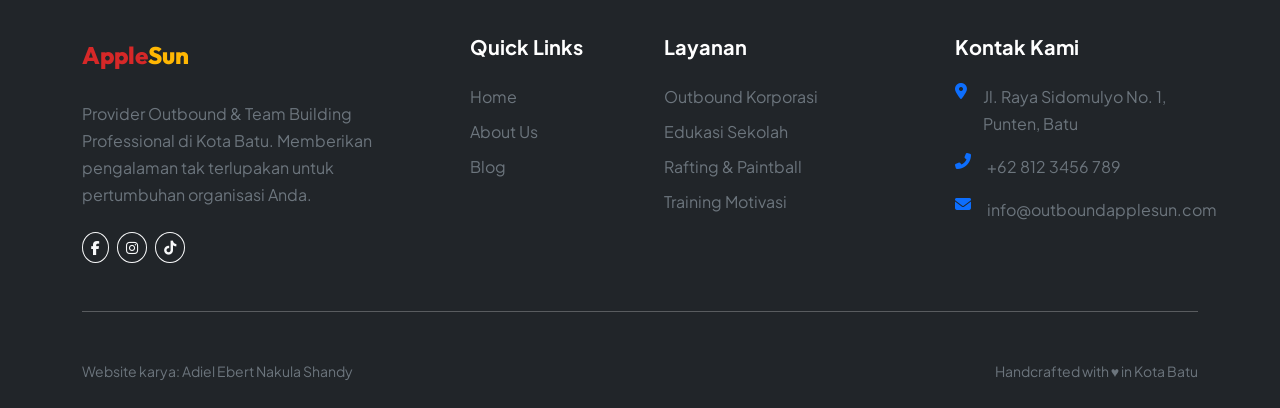
<file: blog/detail-3.html>
<!DOCTYPE html>
<html lang="id">

<head>
    <meta charset="UTF-8">
    <meta name="viewport" content="width=device-width, initial-scale=1.0">
    <title>Mengenal Jenis-jenis Apel Unggulan di Kota Batu | Apple Sun</title>
    <meta name="description"
        content="Edukasi seputar varietas apel di Kota Batu, mulai dari Apel Manalagi hingga Apel Rome Beauty. Mari kenali ciri khas dan rasanya.">
    <meta name="keywords"
        content="apel batu, jenis apel kota batu, apel manalagi, apel rome beauty, apel anna, wisata petik apel batu, edukasi agrowisata malang">
    <meta name="author" content="Admin Apple Sun">
    <meta name="robots" content="index, follow">
    <link rel="canonical" href="https://outboundapplesun.com/blog/detail-3.html">

    <!-- Open Graph / Facebook / WhatsApp -->
    <meta property="og:type" content="article">
    <meta property="og:url" content="https://outboundapplesun.com/blog/detail-3.html">
    <meta property="og:title" content="Mengenal Jenis-jenis Apel Unggulan di Kota Batu">
    <meta property="og:description"
        content="Edukasi seputar varietas apel di Kota Batu, mulai dari Apel Manalagi hingga Apel Rome Beauty. Kenali ciri khas dan rasanya.">
    <meta property="og:image" content="https://outboundapplesun.com/img/Gemini_Generated_Image_6bjc6k6bjc6k6bj.jpeg">
    <meta property="og:locale" content="id_ID">
    <meta property="og:site_name" content="Apple Sun Outbound Batu">
    <meta property="article:published_time" content="2024-02-26">
    <meta property="article:author" content="Admin Apple Sun">
    <meta property="article:section" content="Edukasi">

    <!-- Twitter Card -->
    <meta name="twitter:card" content="summary_large_image">
    <meta name="twitter:title" content="Jenis-jenis Apel Unggulan di Kota Batu">
    <meta name="twitter:description"
        content="Kenali varietas apel terbaik dari Kota Batu: Manalagi, Rome Beauty, dan Anna.">
    <meta name="twitter:image" content="https://outboundapplesun.com/img/Gemini_Generated_Image_6bjc6k6bjc6k6bj.jpeg">

    <!-- Schema BlogPosting -->
    <script type="application/ld+json">
    {
      "@context": "https://schema.org",
      "@type": "BlogPosting",
      "headline": "Mengenal Jenis-jenis Apel Unggulan di Kota Batu",
      "description": "Edukasi seputar varietas apel di Kota Batu, mulai dari Apel Manalagi hingga Apel Rome Beauty.",
      "image": "https://outboundapplesun.com/img/Gemini_Generated_Image_6bjc6k6bjc6k6bj.jpeg",
      "datePublished": "2024-02-26",
      "dateModified": "2024-02-26",
      "author": {
        "@type": "Organization",
        "name": "Admin Apple Sun",
        "url": "https://outboundapplesun.com"
      },
      "publisher": {
        "@type": "Organization",
        "name": "Apple Sun Outbound Batu",
        "logo": {
          "@type": "ImageObject",
          "url": "https://outboundapplesun.com/img/Gemini_Generated_Image_112znc112znc112.jpeg"
        }
      },
      "mainEntityOfPage": {
        "@type": "WebPage",
        "@id": "https://outboundapplesun.com/blog/detail-3.html"
      },
      "keywords": "apel batu, apel manalagi, apel rome beauty, apel anna, petik apel, agrowisata batu",
      "articleSection": "Edukasi"
    }
    </script>

    <!-- Breadcrumb Schema -->
    <script type="application/ld+json">
    {
      "@context": "https://schema.org",
      "@type": "BreadcrumbList",
      "itemListElement": [
        {"@type": "ListItem", "position": 1, "name": "Beranda", "item": "https://outboundapplesun.com/"},
        {"@type": "ListItem", "position": 2, "name": "Blog", "item": "https://outboundapplesun.com/#blog"},
        {"@type": "ListItem", "position": 3, "name": "Mengenal Jenis Apel Unggulan di Kota Batu", "item": "https://outboundapplesun.com/blog/detail-3.html"}
      ]
    }
    </script>

    <!-- Fonts -->
    <link rel="preconnect" href="https://fonts.googleapis.com">
    <link rel="preconnect" href="https://fonts.gstatic.com" crossorigin>
    <link
        href="https://fonts.googleapis.com/css2?family=Outfit:wght@300;400;600;700;800&family=Plus+Jakarta+Sans:wght@400;500;600;700&display=swap"
        rel="stylesheet">

    <!-- Bootstrap CSS -->
    <link href="https://cdn.jsdelivr.net/npm/bootstrap@5.3.2/dist/css/bootstrap.min.css" rel="stylesheet">
    <link rel="stylesheet" href="https://cdnjs.cloudflare.com/ajax/libs/font-awesome/6.4.2/css/all.min.css">
    <link rel="stylesheet" href="../css/style.css">

</head>

<body>
    <!-- Navbar -->
    <nav class="navbar navbar-expand-lg fixed-top navbar-scrolled" id="mainNav">
        <div class="container">
            <a class="navbar-brand d-flex align-items-center" href="../index.html">
                <span class="brand-apple"><i class="fas fa-apple-alt me-2"></i>Apple</span><span
                    class="brand-sun">Sun</span>
            </a>
            <button class="navbar-toggler border-0 shadow-none" type="button" data-bs-toggle="collapse"
                data-bs-target="#navbarNav" aria-controls="navbarNav" aria-expanded="false"
                aria-label="Toggle navigation">
                <i class="fas fa-bars text-dark"></i>
            </button>
            <div class="collapse navbar-collapse" id="navbarNav">
                <ul class="navbar-nav ms-auto text-uppercase align-items-center">
                    <li class="nav-item"><a class="nav-link" href="../index.html#home">Beranda</a></li>
                    <li class="nav-item"><a class="nav-link" href="../index.html#about">Tentang</a></li>
                    <li class="nav-item"><a class="nav-link fw-bold text-primary" href="../index.html#blog">Blog</a>
                    </li>
                    <li class="nav-item"><a class="nav-link ms-lg-3 btn-cta shadow"
                            href="https://wa.me/628123456789">Pesan
                            Sekarang</a></li>
                </ul>
            </div>
        </div>
    </nav>

    <!-- Header -->
    <header class="blog-header-detail"
        style="background-image: url('../img/Gemini_Generated_Image_6bjc6k6bjc6k6bj.jpeg');">
        <div class="container" data-aos="fade-up">
            <span class="badge bg-danger px-3 py-2 rounded-pill mb-3 shadow-sm">Edukasi</span>
            <h1 class="display-3 fw-bold text-white">Mahkota Kota Batu: Ragam Varian Apel Unggulan</h1>
            <p class="lead opacity-75">Bukan sekadar buah, ini adalah identitas dan kebanggaan kami.</p>
        </div>
    </header>

    <main class="container mb-5">
        <div class="row justify-content-center">
            <div class="col-lg-10">
                <div class="article-content">


                    <p class="text-muted mb-4"><i class="fas fa-calendar-alt me-2"></i> 26 Februari 2024 | <i
                            class="fas fa-user me-2"></i> Admin Apple Sun</p>

                    <img src="../img/Gemini_Generated_Image_6bjc6k6bjc6k6bj.jpeg" alt="Jenis Apel Batu"
                        class="img-fluid rounded-4 mb-3 w-100 shadow">
                    <p class="text-center small text-muted fst-italic mb-5">Foto: Deretan apel segar siap konsumsi hasil
                        panen kebun Batu.</p>

                    <div class="toc-container">
                        <div class="toc-title" onclick="toggleTOC()">
                            <span>Daftar Isi</span>
                            <i class="fas fa-chevron-down" id="toc-icon"></i>
                        </div>
                        <ul class="toc-list" id="toc-list"></ul>
                    </div>

                    <p class="lead fw-bold">Kota Batu telah lama dikenal sebagai penghasil apel terbesar di Indonesia.
                        Namun, tahukah Anda bahwa ada banyak jenis apel dengan karakteristik rasa yang berbeda-beda?</p>

                    <h2 id="section-1">Apel Manalagi: Si Manis Primadona</h2>
                    <p>Apel Manalagi adalah varietas yang paling banyak dicari oleh wisatawan lokal. Memiliki warna
                        kulit hijau kekuningan yang khas, aroma yang sangat harum layaknya wangi bunga, dan rasa manis
                        yang dominan meskipun buahnya belum terlalu matang. Teksturnya cenderung renyah namun sedikit
                        lebih lunak dibandingkan varietas lainnya.</p>
                    <p>Varietas ini sangat cocok dikonsumsi secara langsung sebagai camilan sehat. Ukurannya yang
                        cenderung kecil hingga sedang membuatnya praktis untuk dibawa bepergian. Di pasar lokal Kota
                        Batu, Apel Manalagi seringkali menjadi pilihan utama untuk dijadikan oleh-oleh karena daya
                        tahannya yang relatif baik setelah dipetik dari pohonnya.</p>

                    <div class="baca-juga">
                        <span class="fw-bold d-block mb-1 text-danger">BACA JUGA:</span>
                        <ul class="mb-0">
                            <li><a href="detail-4.html" class="text-decoration-none">Sensasi Rafting di Sungai
                                    Brantas</a></li>
                            <li><a href="detail-6.html" class="text-decoration-none">Edukasi Leadership di Kebun
                                    Apel</a></li>
                        </ul>
                    </div>

                    <h2 id="section-2">Apel Rome Beauty: Segar & Masam</h2>
                    <p>Berbeda jauh dengan Manalagi, Rome Beauty memiliki kulit berwarna kemerahan dengan sedikit
                        semburat hijau yang estetik. Rasanya cenderung segar dengan tingkat keasaman yang cukup tinggi,
                        memberikan sensasi "meledak" di mulut saat pertama kali digigit. Tekstur daging buahnya sangat
                        renyah dan memiliki banyak kandungan air (juicy).</p>
                    <p>Karena karakteristik rasanya yang kuat, Rome Beauty sangat cocok untuk dijadikan bahan olahan
                        seperti pai apel, keripik apel, atau jus segar. Kandungan asamnya yang lebih tinggi membantu
                        menjaga keseimbangan rasa saat diolah dengan tambahan gula. Bagi Anda pecinta buah dengan
                        sensasi segar yang membangkitkan semangat, varietas ini wajib masuk dalam daftar petik Anda.</p>

                    <blockquote class="my-5 p-4 bg-light border-start border-4 border-danger rounded-3">
                        "Makan satu apel sehari bukan hanya menjaga kesehatan fisik, tapi juga menghubungkan kita dengan
                        kekayaan alam tanah air."
                        <footer class="blockquote-footer mt-2">Petani Apel Senior Batu</footer>
                    </blockquote>

                    <img src="../img/Gemini_Generated_Image_112znc112znc112.jpeg" alt="Promo Wisata Petik Apel"
                        class="promo-gif">
                    <p class="text-center small text-muted mb-4">Rasakan sensasi memetik apel langsung dari pohonnya di
                        program edukasi kami!</p>

                    <h2 id="section-3">Apel Anna: Kombinasi Sempurna</h2>
                    <p>Apel Anna sering disebut sebagai varietas elit karena bentuknya yang unik (lonjong) dan warnanya
                        yang sangat cantik—perpaduan antara kuning terang dan kemerahan di bagian yang terkena sinar
                        matahari langsung. Rasanya merupakan perpaduan antara manis yang lembut dan sedikit rasa asam
                        yang menyegarkan di akhir (aftertaste).</p>
                    <p>Daging buah Apel Anna memiliki tekstur yang padat dan renyah. Varietas ini biasanya dipanen saat
                        warnanya sudah mencapai kemerahan sekitar 70-80% untuk mendapatkan keseimbangan rasa terbaik.
                        Selain dikonsumsi segar, Apel Anna juga sering dijadikan penghias hidangan penutup (dessert)
                        karena tampilannya yang menarik dan mampu menggugah selera siapa pun yang melihatnya.</p>

                    <h2 id="section-4">Kesimpulan</h2>
                    <p>Mengenal jenis apel membantu kita lebih menghargai setiap gigitan buah yang kita makan. Pastikan
                        Anda mencoba ketiganya saat berkunjung ke Apple Sun Batu!</p>

                    <div class="faq-section mt-5">
                        <h3 class="fw-bold mb-4">FAQ</h3>
                        <div class="accordion shadow-sm rounded-4 overflow-hidden" id="faqAccordion">
                            <div class="accordion-item">
                                <h2 class="accordion-header">
                                    <button class="accordion-button" type="button" data-bs-toggle="collapse"
                                        data-bs-target="#collapseOne">
                                        Kapan musim panen apel terbaik di Batu?
                                    </button>
                                </h2>
                                <div id="collapseOne" class="accordion-collapse collapse show"
                                    data-bs-parent="#faqAccordion">
                                    <div class="accordion-body"> Apel di Batu bisa dipanen hampir sepanjang tahun karena
                                        teknik pemupukan yang modern, namun puncaknya ada di bulan Juli - Agustus.
                                    </div>
                                </div>
                            </div>
                        </div>
                    </div>

                    <div class="author-card">
                        <img src="../img/Gemini_Generated_Image_24ipbv24ipbv24i.jpeg" alt="Author" class="author-img">
                        <div>
                            <h5 class="fw-bold mb-1">Admin Apple Sun</h5>
                            <p class="text-muted small mb-0">Antusias pertanian berkelanjutan dan agrowisata.</p>
                        </div>
                    </div>
                </div>

                <div class="mt-100">
                    <h3 class="fw-bold mb-4">Artikel Terkait</h3>
                    <div class="row g-4">
                        <div class="col-md-4">
                            <div class="card h-100 border-0 shadow-sm rounded-4 overflow-hidden">
                                <img src="../img/Gemini_Generated_Image_26kbz926kbz926k.jpeg" class="card-img-top"
                                    alt="Blog">
                                <div class="card-body p-4">
                                    <h5 class="fw-bold btn-link text-dark text-decoration-none">Pentingnya Outbound</h5>
                                    <p class="small text-muted">Investasi SDM melalui kegiatan luar ruangan...</p>
                                    <a href="detail-1.html"
                                        class="btn btn-link p-0 fw-bold text-primary text-decoration-none">Baca
                                        Selengkapnya <i class="fas fa-arrow-right ms-1 small"></i></a>
                                </div>
                            </div>
                        </div>
                        <div class="col-md-4">
                            <div class="card h-100 border-0 shadow-sm rounded-4 overflow-hidden">
                                <img src="../img/Gemini_Generated_Image_292rsd292rsd292.jpeg" class="card-img-top"
                                    alt="Blog">
                                <div class="card-body p-4">
                                    <h5 class="fw-bold btn-link text-dark text-decoration-none">Arung Jeram Batu</h5>
                                    <p class="small text-muted">Pacu adrenalin di derasnya Sungai Brantas...</p>
                                    <a href="detail-4.html"
                                        class="btn btn-link p-0 fw-bold text-primary text-decoration-none">Baca
                                        Selengkapnya <i class="fas fa-arrow-right ms-1 small"></i></a>
                                </div>
                            </div>
                        </div>
                    </div>
                </div>
            </div>
        </div>
    </main>

    <!-- Footer -->
    <footer class="footer-section pt-100 pb-4 bg-dark text-white">
        <div class="container">
            <div class="row g-5 text-start">
                <div class="col-lg-4">
                    <a class="navbar-brand d-block mb-4" href="../index.html">
                        <span class="brand-apple">Apple</span><span class="brand-sun">Sun</span>
                    </a>
                    <p class="text-secondary pe-lg-5">Provider Outbound & Team Building Professional di Kota Batu.
                        Memberikan pengalaman tak terlupakan untuk pertumbuhan organisasi Anda.</p>
                    <div class="social-links d-flex gap-2 mt-4">
                        <a href="#" class="btn btn-sm btn-outline-light rounded-circle"><i
                                class="fab fa-facebook-f"></i></a>
                        <a href="#" class="btn btn-sm btn-outline-light rounded-circle"><i
                                class="fab fa-instagram"></i></a>
                        <a href="#" class="btn btn-sm btn-outline-light rounded-circle"><i
                                class="fab fa-tiktok"></i></a>
                    </div>
                </div>
                <div class="col-lg-2">
                    <h5 class="fw-bold mb-4">Quick Links</h5>
                    <ul class="list-unstyled footer-links">
                        <li class="mb-2"><a href="../index.html#home"
                                class="text-secondary text-decoration-none">Home</a></li>
                        <li class="mb-2"><a href="../index.html#about" class="text-secondary text-decoration-none">About
                                Us</a></li>
                        <li class="mb-2"><a href="../index.html#blog"
                                class="text-secondary text-decoration-none">Blog</a></li>
                    </ul>
                </div>
                <div class="col-lg-3">
                    <h5 class="fw-bold mb-4">Layanan</h5>
                    <ul class="list-unstyled text-secondary">
                        <li class="mb-2">Outbound Korporasi</li>
                        <li class="mb-2">Edukasi Sekolah</li>
                        <li class="mb-2">Rafting & Paintball</li>
                        <li class="mb-2">Training Motivasi</li>
                    </ul>
                </div>
                <div class="col-lg-3">
                    <h5 class="fw-bold mb-4">Kontak Kami</h5>
                    <ul class="list-unstyled text-secondary">
                        <li class="mb-3 d-flex"><i class="fas fa-map-marker-alt me-3 text-primary"></i> <span>Jl. Raya
                                Sidomulyo No. 1, Punten, Batu</span></li>
                        <li class="mb-3 d-flex"><i class="fas fa-phone-alt me-3 text-primary"></i> <span>+62 812 3456
                                789</span></li>
                        <li class="mb-3 d-flex"><i class="fas fa-envelope me-3 text-primary"></i>
                            <span>info@outboundapplesun.com</span>
                        </li>
                    </ul>
                </div>
            </div>
            <hr class="my-5 opacity-25">
            <div class="row align-items-center">
                <div class="col-md-6 text-center text-md-start">
                    <p class="mb-0 text-secondary small">Website karya: Adiel Ebert Nakula Shandy</p>
                </div>
                <div class="col-md-6 text-center text-md-end mt-3 mt-md-0">
                    <p class="mb-0 text-secondary small">Handcrafted with ♥ in Kota Batu</p>
                </div>
            </div>
        </div>
    </footer>

    <!-- FAB Container -->
    <div class="fab-container">
        <a href="https://wa.me/628123456789" class="fab-wa shadow-lg" target="_blank" title="Chat via WhatsApp">
            <i class="fab fa-whatsapp"></i>
        </a>
        <button id="backToTop" class="fab-top shadow-lg" title="Back to Top">
            <i class="fas fa-arrow-up"></i>
        </button>
    </div>

    <script src="https://cdn.jsdelivr.net/npm/bootstrap@5.3.2/dist/js/bootstrap.bundle.min.js"></script>
    <script>
        document.addEventListener('DOMContentLoaded', function () {
            const article = document.querySelector('.article-content');
            const tocList = document.getElementById('toc-list');
            const headings = article.querySelectorAll('h2, h3');
            headings.forEach((heading, index) => {
                const id = 'toc-id-' + index; heading.setAttribute('id', id);
                const li = document.createElement('li'); li.style.paddingLeft = heading.tagName === 'H3' ? '20px' : '0';
                const a = document.createElement('a'); a.setAttribute('href', '#' + id); a.textContent = heading.textContent;
                li.appendChild(a); tocList.appendChild(li);
            });
        });
        function toggleTOC() {
            const list = document.getElementById('toc-list');
            const icon = document.getElementById('toc-icon');
            list.style.display = (list.style.display === 'none') ? 'block' : 'none';
            icon.classList.toggle('fa-chevron-up'); icon.classList.toggle('fa-chevron-down');
        }

    </script>
</body>

</html>
</file>
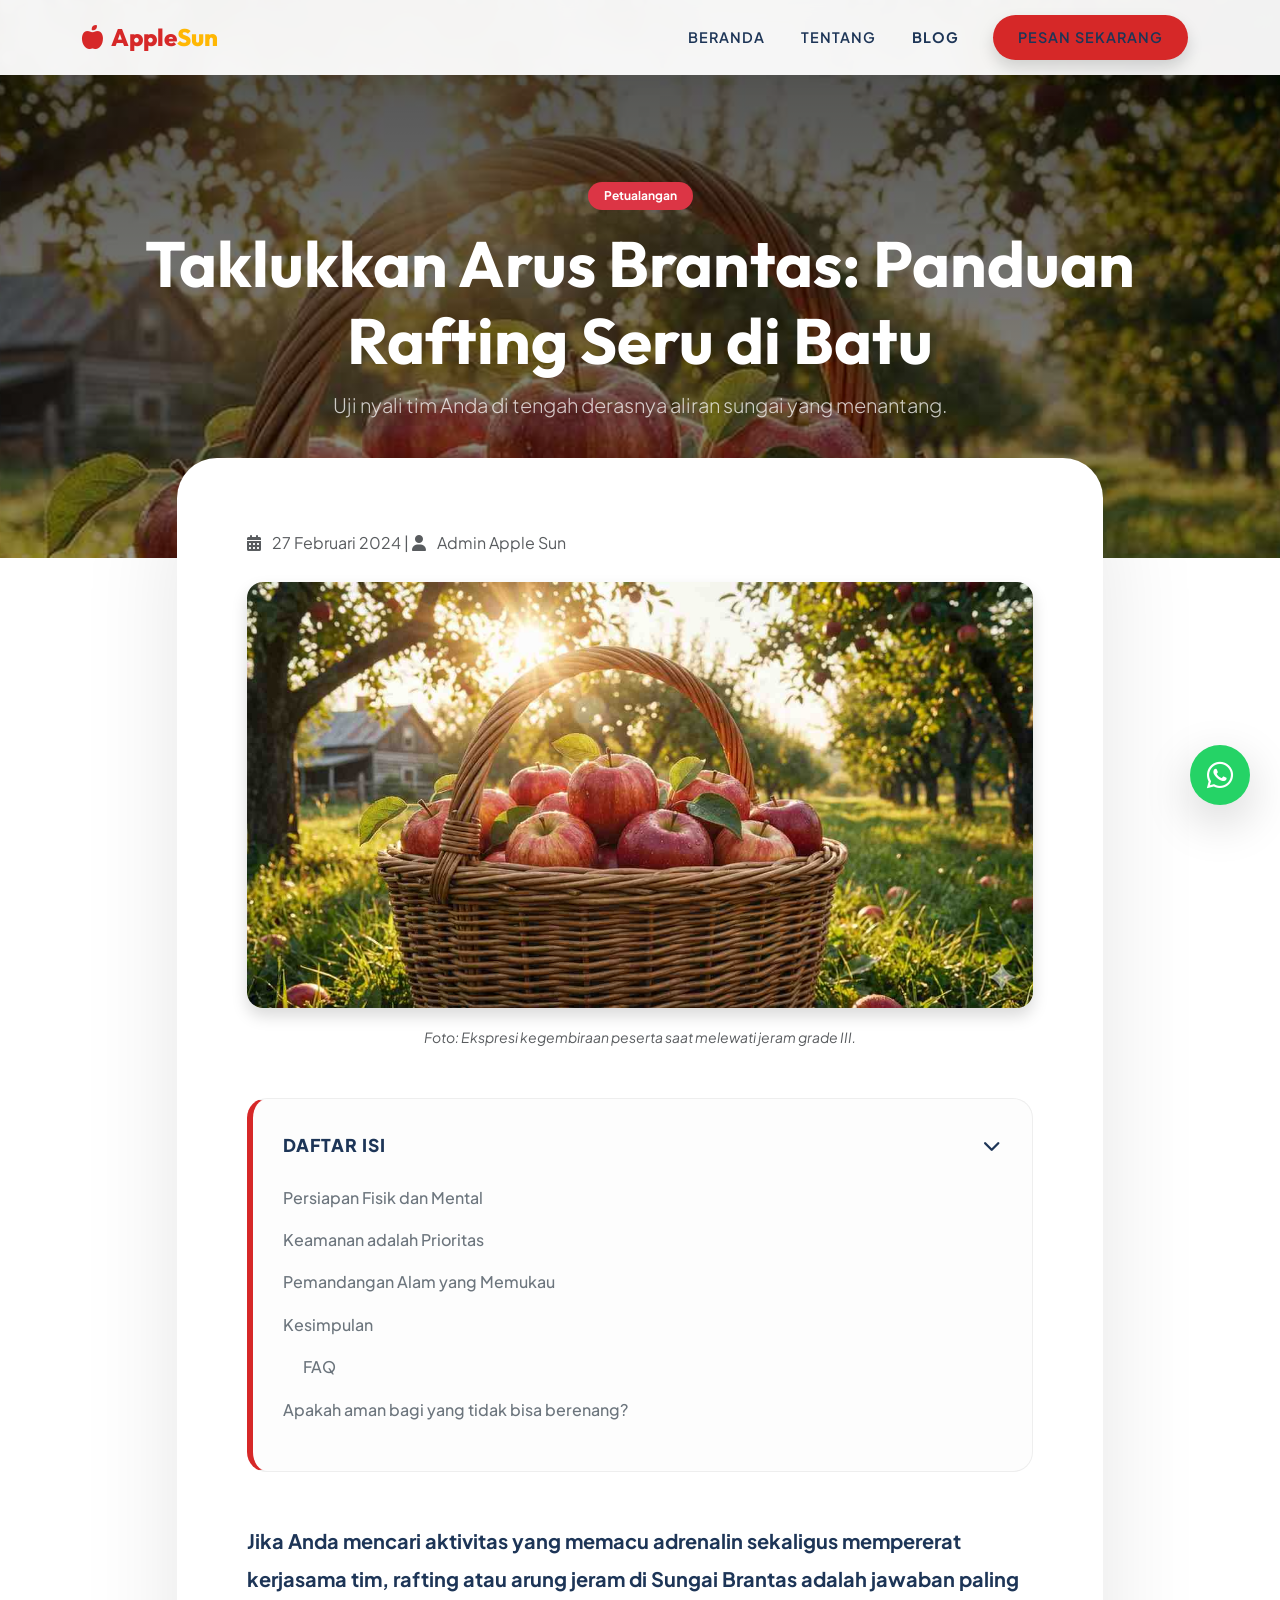
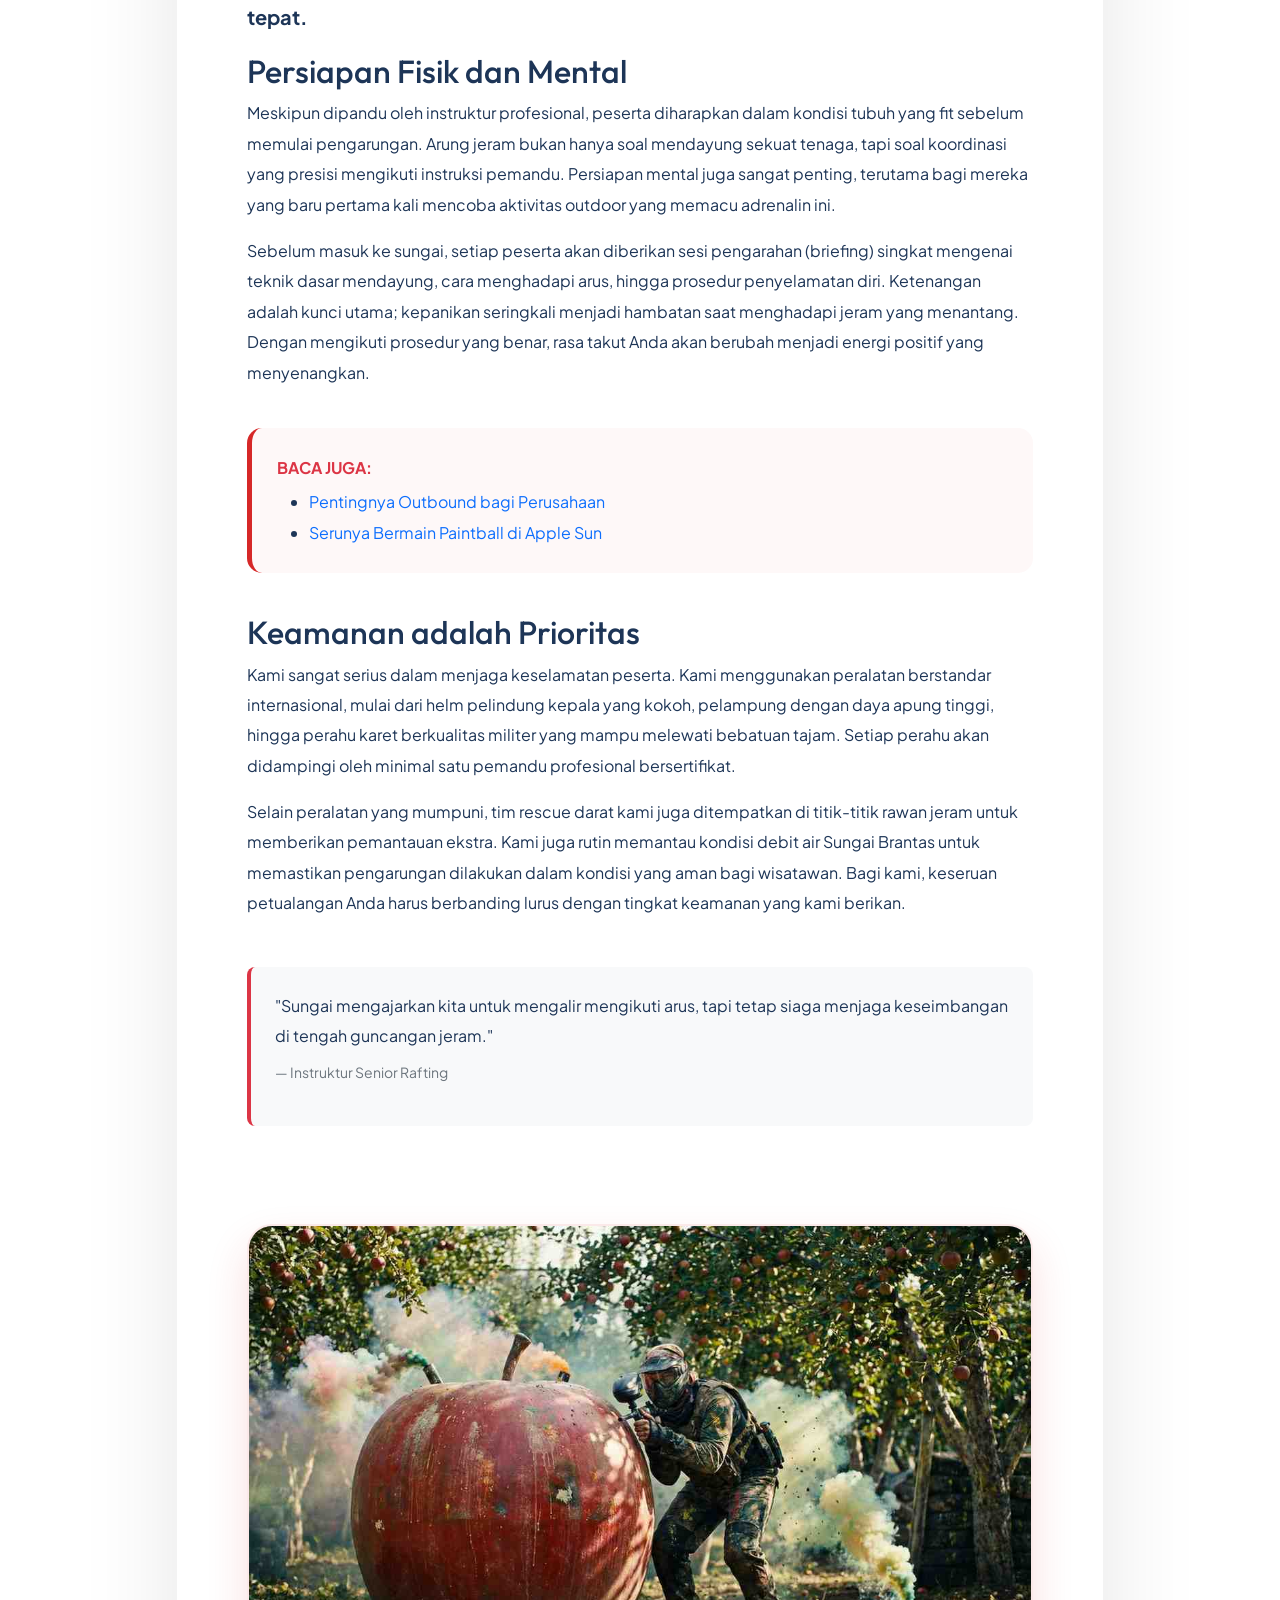
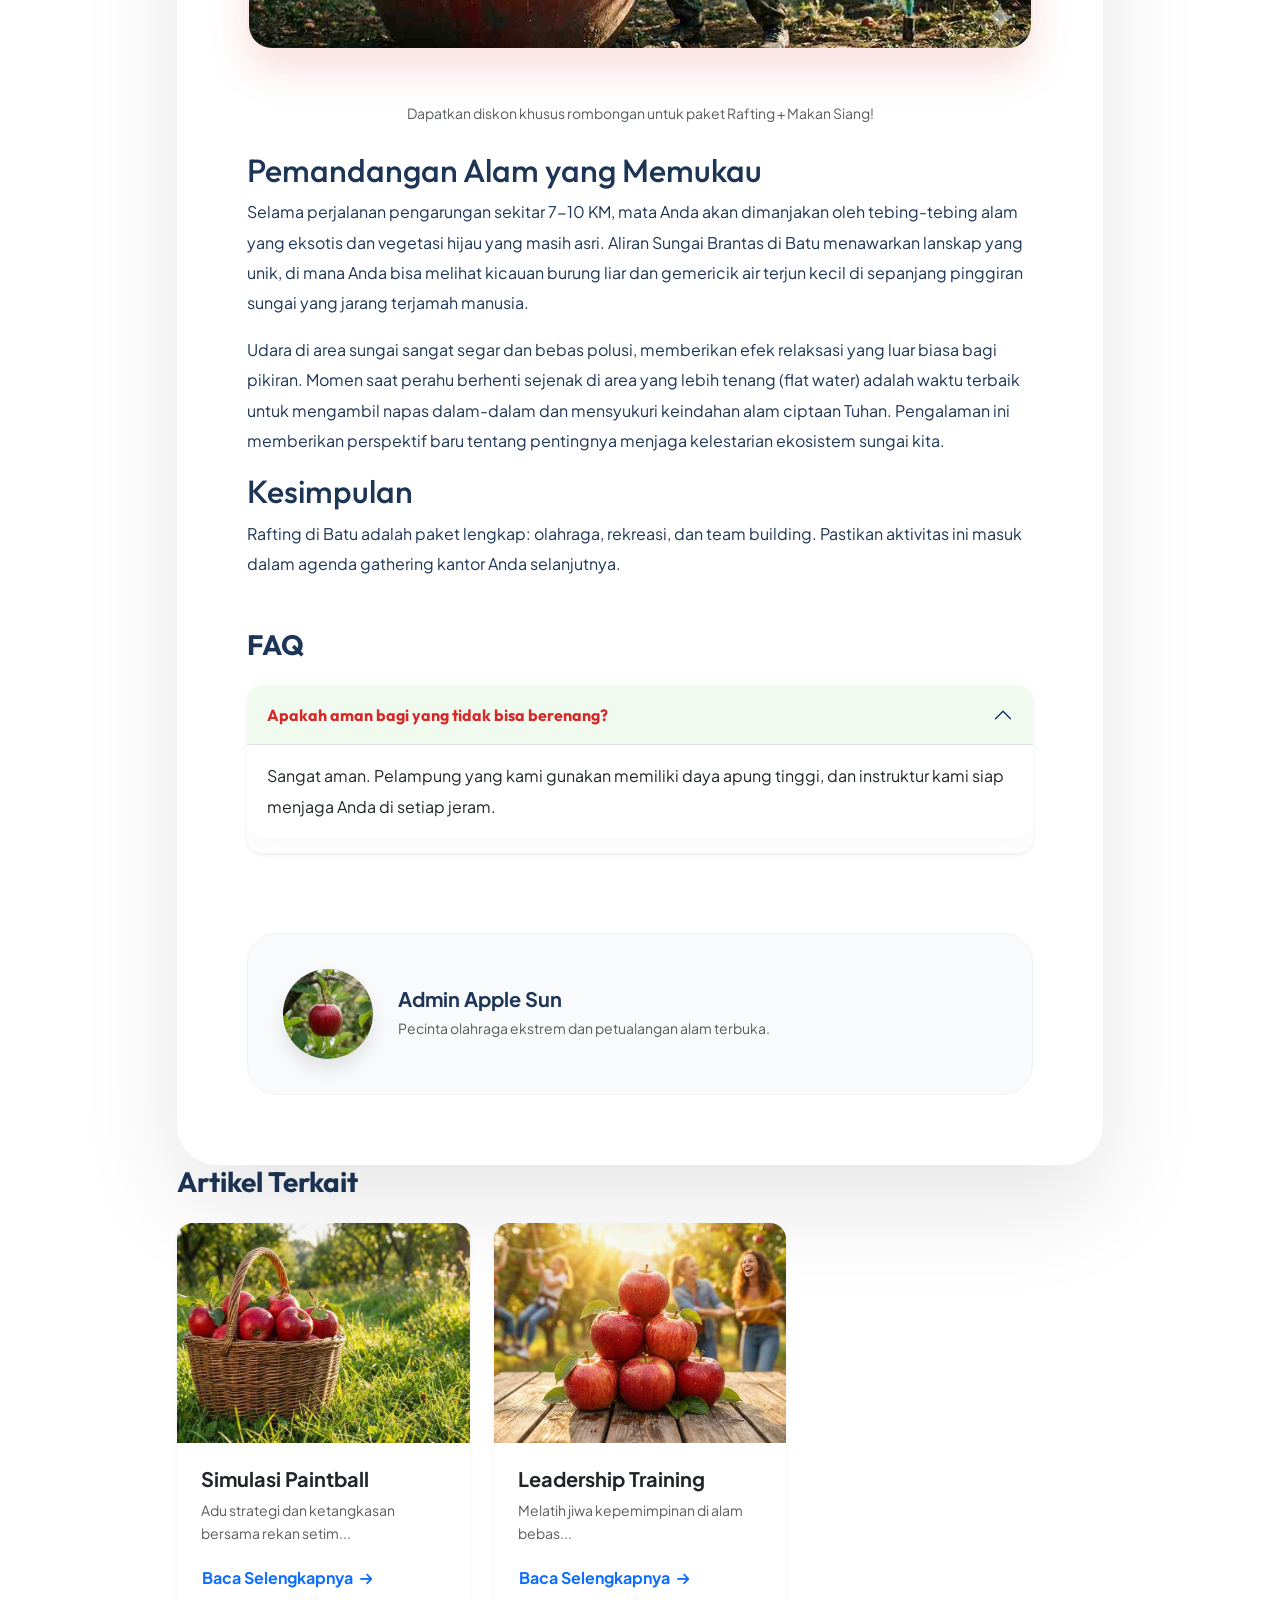
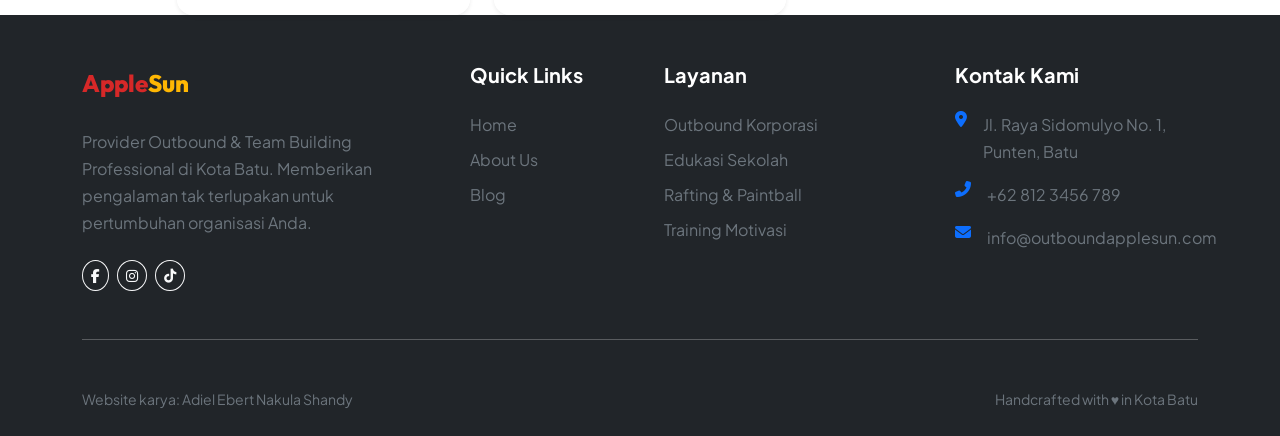
<file: blog/detail-4.html>
<!DOCTYPE html>
<html lang="id">

<head>
    <meta charset="UTF-8">
    <meta name="viewport" content="width=device-width, initial-scale=1.0">
    <title>Sensasi Arung Jeram Sungai Brantas Batu | Rafting Outbound Apple Sun</title>
    <meta name="description"
        content="Pacu adrenalin Anda dengan rafting di Sungai Brantas. Panduan lengkap keamanan, keseruan, dan keindahan alam di sepanjang aliran sungai.">
    <meta name="keywords"
        content="rafting batu, arung jeram sungai brantas, rafting malang, outbound rafting batu, wisata adrenalin batu, paket rafting korporasi">
    <meta name="author" content="Admin Apple Sun">
    <meta name="robots" content="index, follow">
    <link rel="canonical" href="https://outboundapplesun.com/blog/detail-4.html">

    <!-- Open Graph / Facebook / WhatsApp -->
    <meta property="og:type" content="article">
    <meta property="og:url" content="https://outboundapplesun.com/blog/detail-4.html">
    <meta property="og:title" content="Sensasi Arung Jeram di Aliran Sungai Brantas Batu | Apple Sun">
    <meta property="og:description"
        content="Pacu adrenalin Anda dengan rafting di Sungai Brantas Batu. Panduan lengkap keamanan, keseruan, dan keindahan alam sepanjang sungai.">
    <meta property="og:image" content="https://outboundapplesun.com/img/Gemini_Generated_Image_7897wi7897wi789.jpeg">
    <meta property="og:locale" content="id_ID">
    <meta property="og:site_name" content="Apple Sun Outbound Batu">
    <meta property="article:published_time" content="2024-02-27">
    <meta property="article:author" content="Admin Apple Sun">
    <meta property="article:section" content="Petualangan">

    <!-- Twitter Card -->
    <meta name="twitter:card" content="summary_large_image">
    <meta name="twitter:title" content="Arung Jeram Sungai Brantas Batu | Rafting Seru">
    <meta name="twitter:description"
        content="Taklukkan jeram Sungai Brantas bersama tim Anda dalam program outbound Apple Sun Batu.">
    <meta name="twitter:image" content="https://outboundapplesun.com/img/Gemini_Generated_Image_7897wi7897wi789.jpeg">

    <!-- Schema BlogPosting -->
    <script type="application/ld+json">
    {
      "@context": "https://schema.org",
      "@type": "BlogPosting",
      "headline": "Sensasi Arung Jeram di Aliran Sungai Brantas Batu",
      "description": "Pacu adrenalin Anda dengan rafting di Sungai Brantas. Panduan keamanan, keseruan, dan keindahan alam.",
      "image": "https://outboundapplesun.com/img/Gemini_Generated_Image_7897wi7897wi789.jpeg",
      "datePublished": "2024-02-27",
      "dateModified": "2024-02-27",
      "author": {
        "@type": "Organization",
        "name": "Admin Apple Sun",
        "url": "https://outboundapplesun.com"
      },
      "publisher": {
        "@type": "Organization",
        "name": "Apple Sun Outbound Batu",
        "logo": {
          "@type": "ImageObject",
          "url": "https://outboundapplesun.com/img/Gemini_Generated_Image_112znc112znc112.jpeg"
        }
      },
      "mainEntityOfPage": {
        "@type": "WebPage",
        "@id": "https://outboundapplesun.com/blog/detail-4.html"
      },
      "keywords": "rafting batu, arung jeram brantas, outbound petualangan, wisata adrenalin malang",
      "articleSection": "Petualangan"
    }
    </script>

    <!-- Breadcrumb Schema -->
    <script type="application/ld+json">
    {
      "@context": "https://schema.org",
      "@type": "BreadcrumbList",
      "itemListElement": [
        {"@type": "ListItem", "position": 1, "name": "Beranda", "item": "https://outboundapplesun.com/"},
        {"@type": "ListItem", "position": 2, "name": "Blog", "item": "https://outboundapplesun.com/#blog"},
        {"@type": "ListItem", "position": 3, "name": "Arung Jeram Sungai Brantas Batu", "item": "https://outboundapplesun.com/blog/detail-4.html"}
      ]
    }
    </script>

    <!-- Fonts -->
    <link rel="preconnect" href="https://fonts.googleapis.com">
    <link rel="preconnect" href="https://fonts.gstatic.com" crossorigin>
    <link
        href="https://fonts.googleapis.com/css2?family=Outfit:wght@300;400;600;700;800&family=Plus+Jakarta+Sans:wght@400;500;600;700&display=swap"
        rel="stylesheet">

    <!-- Bootstrap CSS -->
    <link href="https://cdn.jsdelivr.net/npm/bootstrap@5.3.2/dist/css/bootstrap.min.css" rel="stylesheet">
    <link rel="stylesheet" href="https://cdnjs.cloudflare.com/ajax/libs/font-awesome/6.4.2/css/all.min.css">
    <link rel="stylesheet" href="../css/style.css">

</head>

<body>
    <!-- Navbar -->
    <nav class="navbar navbar-expand-lg fixed-top navbar-scrolled" id="mainNav">
        <div class="container">
            <a class="navbar-brand d-flex align-items-center" href="../index.html">
                <span class="brand-apple"><i class="fas fa-apple-alt me-2"></i>Apple</span><span
                    class="brand-sun">Sun</span>
            </a>
            <button class="navbar-toggler border-0 shadow-none" type="button" data-bs-toggle="collapse"
                data-bs-target="#navbarNav" aria-controls="navbarNav" aria-expanded="false"
                aria-label="Toggle navigation">
                <i class="fas fa-bars text-dark"></i>
            </button>
            <div class="collapse navbar-collapse" id="navbarNav">
                <ul class="navbar-nav ms-auto text-uppercase align-items-center">
                    <li class="nav-item"><a class="nav-link" href="../index.html#home">Beranda</a></li>
                    <li class="nav-item"><a class="nav-link" href="../index.html#about">Tentang</a></li>
                    <li class="nav-item"><a class="nav-link fw-bold text-primary" href="../index.html#blog">Blog</a>
                    </li>
                    <li class="nav-item"><a class="nav-link ms-lg-3 btn-cta shadow"
                            href="https://wa.me/628123456789">Pesan
                            Sekarang</a></li>
                </ul>
            </div>
        </div>
    </nav>

    <!-- Header -->
    <header class="blog-header-detail"
        style="background-image: url('../img/Gemini_Generated_Image_7897wi7897wi789.jpeg');">
        <div class="container" data-aos="fade-up">
            <span class="badge bg-danger px-3 py-2 rounded-pill mb-3 shadow-sm">Petualangan</span>
            <h1 class="display-3 fw-bold text-white">Taklukkan Arus Brantas: Panduan Rafting Seru di Batu</h1>
            <p class="lead opacity-75">Uji nyali tim Anda di tengah derasnya aliran sungai yang menantang.</p>
        </div>
    </header>

    <main class="container mb-5">
        <div class="row justify-content-center">
            <div class="col-lg-10">
                <div class="article-content">


                    <p class="text-muted mb-4"><i class="fas fa-calendar-alt me-2"></i> 27 Februari 2024 | <i
                            class="fas fa-user me-2"></i> Admin Apple Sun</p>

                    <img src="../img/Gemini_Generated_Image_7897wi7897wi789.jpeg" alt="Rafting Sungai Brantas"
                        class="img-fluid rounded-4 mb-3 w-100 shadow">
                    <p class="text-center small text-muted fst-italic mb-5">Foto: Ekspresi kegembiraan peserta saat
                        melewati jeram grade III.</p>

                    <div class="toc-container">
                        <div class="toc-title" onclick="toggleTOC()">
                            <span>Daftar Isi</span>
                            <i class="fas fa-chevron-down" id="toc-icon"></i>
                        </div>
                        <ul class="toc-list" id="toc-list"></ul>
                    </div>

                    <p class="lead fw-bold">Jika Anda mencari aktivitas yang memacu adrenalin sekaligus mempererat
                        kerjasama tim, rafting atau arung jeram di Sungai Brantas adalah jawaban paling tepat.</p>

                    <h2 id="section-1">Persiapan Fisik dan Mental</h2>
                    <p>Meskipun dipandu oleh instruktur profesional, peserta diharapkan dalam kondisi tubuh yang fit
                        sebelum memulai pengarungan. Arung jeram bukan hanya soal mendayung sekuat tenaga, tapi soal
                        koordinasi yang presisi mengikuti instruksi pemandu. Persiapan mental juga sangat penting,
                        terutama bagi mereka yang baru pertama kali mencoba aktivitas outdoor yang memacu adrenalin ini.
                    </p>
                    <p>Sebelum masuk ke sungai, setiap peserta akan diberikan sesi pengarahan (briefing) singkat
                        mengenai teknik dasar mendayung, cara menghadapi arus, hingga prosedur penyelamatan diri.
                        Ketenangan adalah kunci utama; kepanikan seringkali menjadi hambatan saat menghadapi jeram yang
                        menantang. Dengan mengikuti prosedur yang benar, rasa takut Anda akan berubah menjadi energi
                        positif yang menyenangkan.</p>

                    <div class="baca-juga">
                        <span class="fw-bold d-block mb-1 text-danger">BACA JUGA:</span>
                        <ul class="mb-0">
                            <li><a href="detail-1.html" class="text-decoration-none">Pentingnya Outbound bagi
                                    Perusahaan</a></li>
                            <li><a href="detail-5.html" class="text-decoration-none">Serunya Bermain Paintball di Apple
                                    Sun</a></li>
                        </ul>
                    </div>

                    <h2 id="section-2">Keamanan adalah Prioritas</h2>
                    <p>Kami sangat serius dalam menjaga keselamatan peserta. Kami menggunakan peralatan berstandar
                        internasional, mulai dari helm pelindung kepala yang kokoh, pelampung dengan daya apung tinggi,
                        hingga perahu karet berkualitas militer yang mampu melewati bebatuan tajam. Setiap perahu akan
                        didampingi oleh minimal satu pemandu profesional bersertifikat.</p>
                    <p>Selain peralatan yang mumpuni, tim rescue darat kami juga ditempatkan di titik-titik rawan jeram
                        untuk memberikan pemantauan ekstra. Kami juga rutin memantau kondisi debit air Sungai Brantas
                        untuk memastikan pengarungan dilakukan dalam kondisi yang aman bagi wisatawan. Bagi kami,
                        keseruan petualangan Anda harus berbanding lurus dengan tingkat keamanan yang kami berikan.</p>

                    <blockquote class="my-5 p-4 bg-light border-start border-4 border-danger rounded-3">
                        "Sungai mengajarkan kita untuk mengalir mengikuti arus, tapi tetap siaga menjaga keseimbangan di
                        tengah guncangan jeram."
                        <footer class="blockquote-footer mt-2">Instruktur Senior Rafting</footer>
                    </blockquote>

                    <img src="../img/Gemini_Generated_Image_112znc112znc112.jpeg" alt="Promo Rafting 2024"
                        class="promo-gif">
                    <p class="text-center small text-muted mb-4">Dapatkan diskon khusus rombongan untuk paket Rafting +
                        Makan Siang!</p>

                    <h2 id="section-3">Pemandangan Alam yang Memukau</h2>
                    <p>Selama perjalanan pengarungan sekitar 7-10 KM, mata Anda akan dimanjakan oleh tebing-tebing alam
                        yang eksotis dan vegetasi hijau yang masih asri. Aliran Sungai Brantas di Batu menawarkan
                        lanskap yang unik, di mana Anda bisa melihat kicauan burung liar dan gemericik air terjun kecil
                        di sepanjang pinggiran sungai yang jarang terjamah manusia.</p>
                    <p>Udara di area sungai sangat segar dan bebas polusi, memberikan efek relaksasi yang luar biasa
                        bagi pikiran. Momen saat perahu berhenti sejenak di area yang lebih tenang (flat water) adalah
                        waktu terbaik untuk mengambil napas dalam-dalam dan mensyukuri keindahan alam ciptaan Tuhan.
                        Pengalaman ini memberikan perspektif baru tentang pentingnya menjaga kelestarian ekosistem
                        sungai kita.</p>

                    <h2 id="section-4">Kesimpulan</h2>
                    <p>Rafting di Batu adalah paket lengkap: olahraga, rekreasi, dan team building. Pastikan aktivitas
                        ini masuk dalam agenda gathering kantor Anda selanjutnya.</p>

                    <div class="faq-section mt-5">
                        <h3 class="fw-bold mb-4">FAQ</h3>
                        <div class="accordion shadow-sm rounded-4 overflow-hidden" id="faqAccordion">
                            <div class="accordion-item">
                                <h2 class="accordion-header">
                                    <button class="accordion-button" type="button" data-bs-toggle="collapse"
                                        data-bs-target="#collapseOne">
                                        Apakah aman bagi yang tidak bisa berenang?
                                    </button>
                                </h2>
                                <div id="collapseOne" class="accordion-collapse collapse show"
                                    data-bs-parent="#faqAccordion">
                                    <div class="accordion-body"> Sangat aman. Pelampung yang kami gunakan memiliki daya
                                        apung tinggi, dan instruktur kami siap menjaga Anda di setiap jeram. </div>
                                </div>
                            </div>
                        </div>
                    </div>

                    <div class="author-card">
                        <img src="../img/Gemini_Generated_Image_24ipbv24ipbv24i.jpeg" alt="Author" class="author-img">
                        <div>
                            <h5 class="fw-bold mb-1">Admin Apple Sun</h5>
                            <p class="text-muted small mb-0">Pecinta olahraga ekstrem dan petualangan alam terbuka.</p>
                        </div>
                    </div>
                </div>

                <div class="mt-100">
                    <h3 class="fw-bold mb-4">Artikel Terkait</h3>
                    <div class="row g-4">
                        <div class="col-md-4">
                            <div class="card h-100 border-0 shadow-sm rounded-4 overflow-hidden">
                                <img src="../img/Gemini_Generated_Image_fbon91fbon91fbo.jpeg" class="card-img-top"
                                    alt="Blog">
                                <div class="card-body p-4">
                                    <h5 class="fw-bold btn-link text-dark text-decoration-none">Simulasi Paintball</h5>
                                    <p class="small text-muted">Adu strategi dan ketangkasan bersama rekan setim...</p>
                                    <a href="detail-5.html"
                                        class="btn btn-link p-0 fw-bold text-primary text-decoration-none">Baca
                                        Selengkapnya <i class="fas fa-arrow-right ms-1 small"></i></a>
                                </div>
                            </div>
                        </div>
                        <div class="col-md-4">
                            <div class="card h-100 border-0 shadow-sm rounded-4 overflow-hidden">
                                <img src="../img/Gemini_Generated_Image_26kbz926kbz926k.jpeg" class="card-img-top"
                                    alt="Blog">
                                <div class="card-body p-4">
                                    <h5 class="fw-bold btn-link text-dark text-decoration-none">Leadership Training</h5>
                                    <p class="small text-muted">Melatih jiwa kepemimpinan di alam bebas...</p>
                                    <a href="detail-6.html"
                                        class="btn btn-link p-0 fw-bold text-primary text-decoration-none">Baca
                                        Selengkapnya <i class="fas fa-arrow-right ms-1 small"></i></a>
                                </div>
                            </div>
                        </div>
                    </div>
                </div>
            </div>
        </div>
    </main>

    <!-- Footer -->
    <footer class="footer-section pt-100 pb-4 bg-dark text-white">
        <div class="container">
            <div class="row g-5 text-start">
                <div class="col-lg-4">
                    <a class="navbar-brand d-block mb-4" href="../index.html">
                        <span class="brand-apple">Apple</span><span class="brand-sun">Sun</span>
                    </a>
                    <p class="text-secondary pe-lg-5">Provider Outbound & Team Building Professional di Kota Batu.
                        Memberikan pengalaman tak terlupakan untuk pertumbuhan organisasi Anda.</p>
                    <div class="social-links d-flex gap-2 mt-4">
                        <a href="#" class="btn btn-sm btn-outline-light rounded-circle"><i
                                class="fab fa-facebook-f"></i></a>
                        <a href="#" class="btn btn-sm btn-outline-light rounded-circle"><i
                                class="fab fa-instagram"></i></a>
                        <a href="#" class="btn btn-sm btn-outline-light rounded-circle"><i
                                class="fab fa-tiktok"></i></a>
                    </div>
                </div>
                <div class="col-lg-2">
                    <h5 class="fw-bold mb-4">Quick Links</h5>
                    <ul class="list-unstyled footer-links">
                        <li class="mb-2"><a href="../index.html#home"
                                class="text-secondary text-decoration-none">Home</a></li>
                        <li class="mb-2"><a href="../index.html#about" class="text-secondary text-decoration-none">About
                                Us</a></li>
                        <li class="mb-2"><a href="../index.html#blog"
                                class="text-secondary text-decoration-none">Blog</a></li>
                    </ul>
                </div>
                <div class="col-lg-3">
                    <h5 class="fw-bold mb-4">Layanan</h5>
                    <ul class="list-unstyled text-secondary">
                        <li class="mb-2">Outbound Korporasi</li>
                        <li class="mb-2">Edukasi Sekolah</li>
                        <li class="mb-2">Rafting & Paintball</li>
                        <li class="mb-2">Training Motivasi</li>
                    </ul>
                </div>
                <div class="col-lg-3">
                    <h5 class="fw-bold mb-4">Kontak Kami</h5>
                    <ul class="list-unstyled text-secondary">
                        <li class="mb-3 d-flex"><i class="fas fa-map-marker-alt me-3 text-primary"></i> <span>Jl. Raya
                                Sidomulyo No. 1, Punten, Batu</span></li>
                        <li class="mb-3 d-flex"><i class="fas fa-phone-alt me-3 text-primary"></i> <span>+62 812 3456
                                789</span></li>
                        <li class="mb-3 d-flex"><i class="fas fa-envelope me-3 text-primary"></i>
                            <span>info@outboundapplesun.com</span>
                        </li>
                    </ul>
                </div>
            </div>
            <hr class="my-5 opacity-25">
            <div class="row align-items-center">
                <div class="col-md-6 text-center text-md-start">
                    <p class="mb-0 text-secondary small">Website karya: Adiel Ebert Nakula Shandy</p>
                </div>
                <div class="col-md-6 text-center text-md-end mt-3 mt-md-0">
                    <p class="mb-0 text-secondary small">Handcrafted with ♥ in Kota Batu</p>
                </div>
            </div>
        </div>
    </footer>

    <!-- FAB Container -->
    <div class="fab-container">
        <a href="https://wa.me/628123456789" class="fab-wa shadow-lg" target="_blank" title="Chat via WhatsApp">
            <i class="fab fa-whatsapp"></i>
        </a>
        <button id="backToTop" class="fab-top shadow-lg" title="Back to Top">
            <i class="fas fa-arrow-up"></i>
        </button>
    </div>

    <script src="https://cdn.jsdelivr.net/npm/bootstrap@5.3.2/dist/js/bootstrap.bundle.min.js"></script>
    <script>
        document.addEventListener('DOMContentLoaded', function () {
            const article = document.querySelector('.article-content');
            const tocList = document.getElementById('toc-list');
            const headings = article.querySelectorAll('h2, h3');
            headings.forEach((heading, index) => {
                const id = 'toc-id-' + index; heading.setAttribute('id', id);
                const li = document.createElement('li'); li.style.paddingLeft = heading.tagName === 'H3' ? '20px' : '0';
                const a = document.createElement('a'); a.setAttribute('href', '#' + id); a.textContent = heading.textContent;
                li.appendChild(a); tocList.appendChild(li);
            });
        });
        function toggleTOC() {
            const list = document.getElementById('toc-list');
            const icon = document.getElementById('toc-icon');
            list.style.display = (list.style.display === 'none') ? 'block' : 'none';
            icon.classList.toggle('fa-chevron-up'); icon.classList.toggle('fa-chevron-down');
        }

    </script>
</body>

</html>
</file>
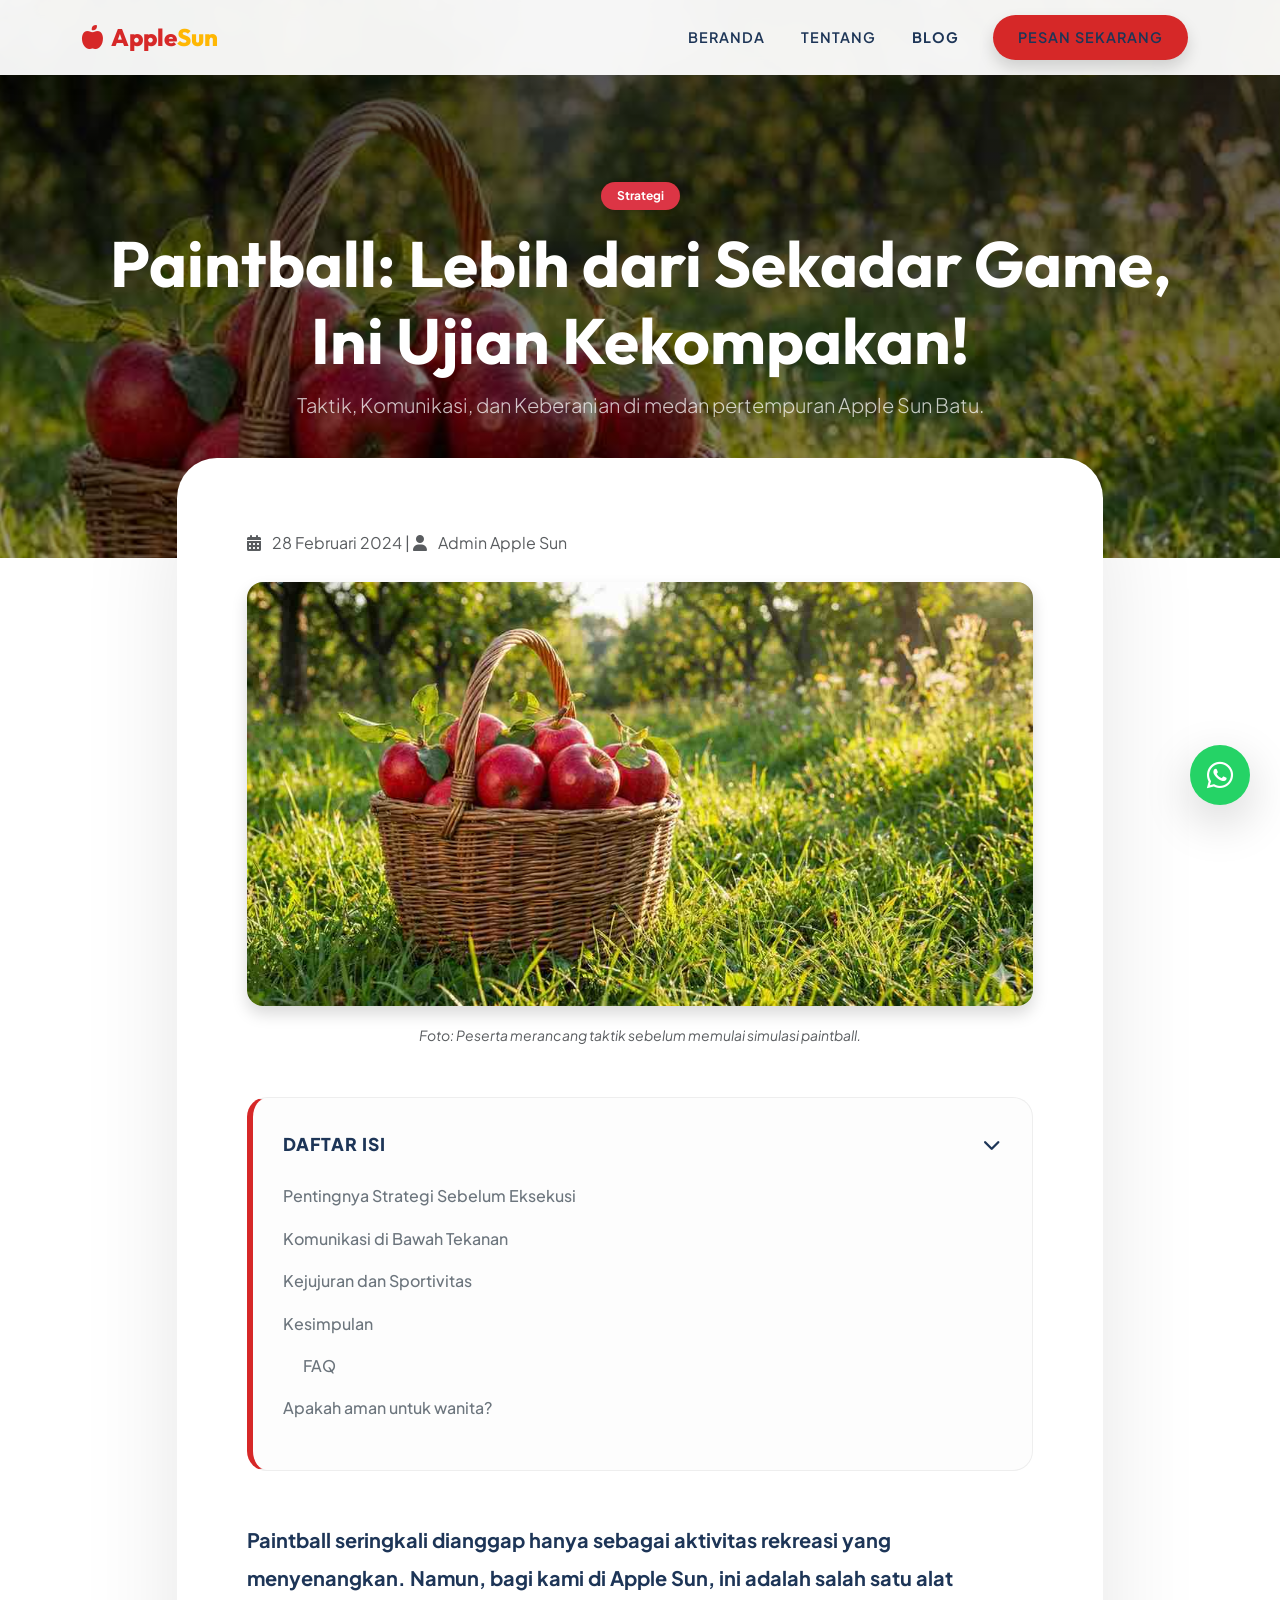
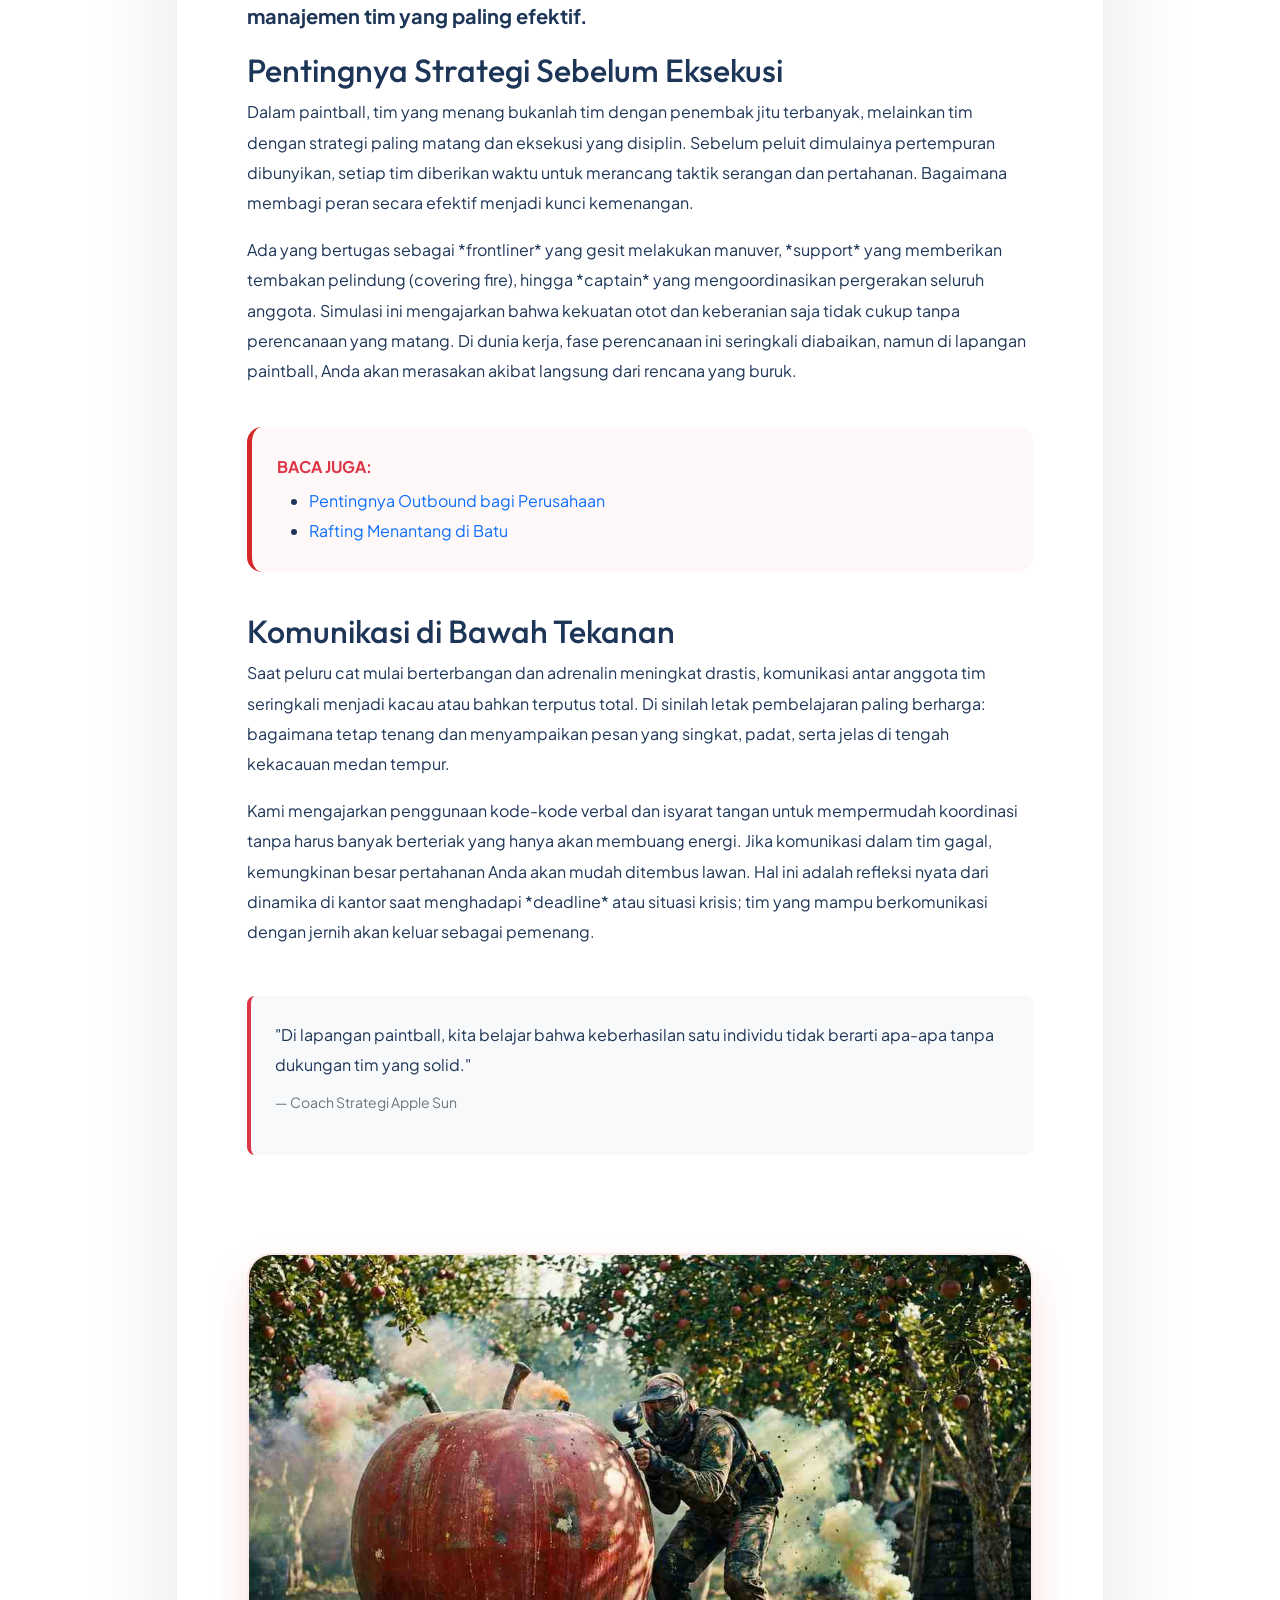
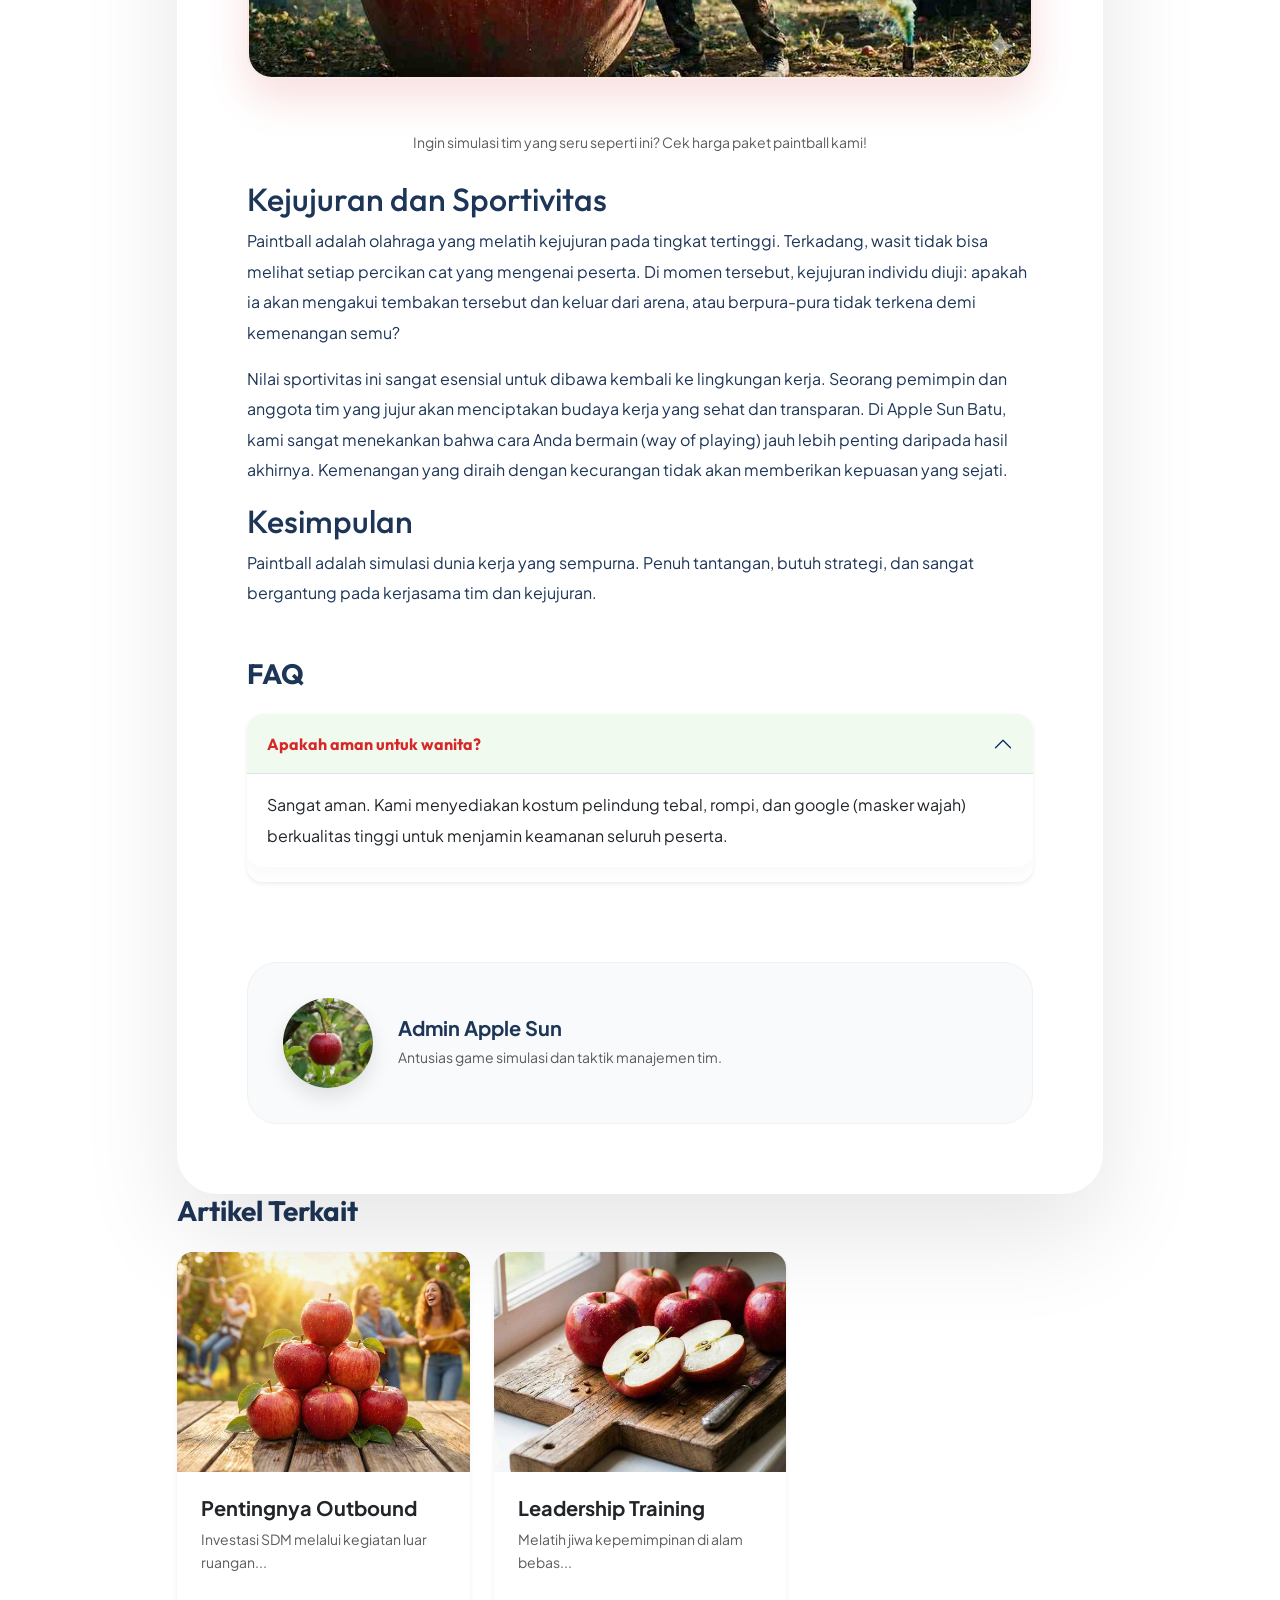
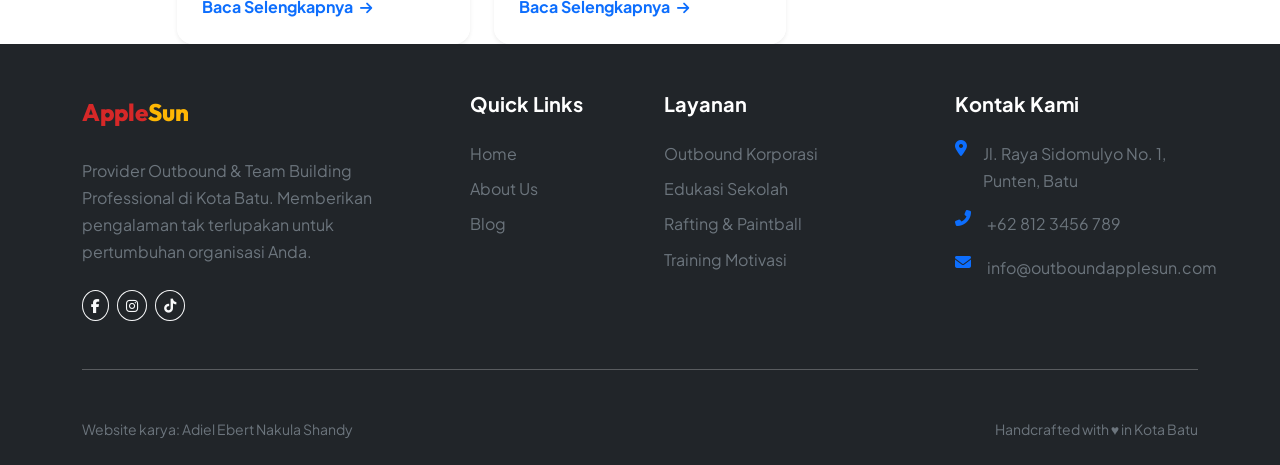
<file: blog/detail-5.html>
<!DOCTYPE html>
<html lang="id">

<head>
    <meta charset="UTF-8">
    <meta name="viewport" content="width=device-width, initial-scale=1.0">
    <title>Membangun Kerjasama Tim Lewat Simulasi Paintball | Apple Sun Batu</title>
    <meta name="description"
        content="Simulasi paintball bukan sekadar tembak-menembak. Ini adalah latihan taktik, komunikasi tim, dan eksekusi strategi di lapangan.">
    <meta name="keywords"
        content="paintball batu, simulasi paintball outbound, paintball korporasi malang, team building paintball, olahraga strategi tim, outbound seru batu">
    <meta name="author" content="Admin Apple Sun">
    <meta name="robots" content="index, follow">
    <link rel="canonical" href="https://outboundapplesun.com/blog/detail-5.html">

    <!-- Open Graph / Facebook / WhatsApp -->
    <meta property="og:type" content="article">
    <meta property="og:url" content="https://outboundapplesun.com/blog/detail-5.html">
    <meta property="og:title" content="Membangun Kerjasama Tim Lewat Simulasi Paintball | Apple Sun">
    <meta property="og:description"
        content="Paintball bukan sekadar permainan. Ini latihan taktik nyata, komunikasi tim, dan eksekusi strategi yang efektif untuk perusahaan.">
    <meta property="og:image" content="https://outboundapplesun.com/img/Gemini_Generated_Image_fbon91fbon91fbo.jpeg">
    <meta property="og:locale" content="id_ID">
    <meta property="og:site_name" content="Apple Sun Outbound Batu">
    <meta property="article:published_time" content="2024-02-28">
    <meta property="article:author" content="Admin Apple Sun">
    <meta property="article:section" content="Strategi">

    <!-- Twitter Card -->
    <meta name="twitter:card" content="summary_large_image">
    <meta name="twitter:title" content="Kerjasama Tim Lewat Simulasi Paintball">
    <meta name="twitter:description"
        content="Paintball adalah latihan taktik dan komunikasi tim yang efektif dalam program outbound Apple Sun Batu.">
    <meta name="twitter:image" content="https://outboundapplesun.com/img/Gemini_Generated_Image_fbon91fbon91fbo.jpeg">

    <!-- Schema BlogPosting -->
    <script type="application/ld+json">
    {
      "@context": "https://schema.org",
      "@type": "BlogPosting",
      "headline": "Membangun Kerjasama Lewat Simulasi Paintball",
      "description": "Simulasi paintball adalah latihan taktik, komunikasi tim, dan eksekusi strategi yang efektif.",
      "image": "https://outboundapplesun.com/img/Gemini_Generated_Image_fbon91fbon91fbo.jpeg",
      "datePublished": "2024-02-28",
      "dateModified": "2024-02-28",
      "author": {
        "@type": "Organization",
        "name": "Admin Apple Sun",
        "url": "https://outboundapplesun.com"
      },
      "publisher": {
        "@type": "Organization",
        "name": "Apple Sun Outbound Batu",
        "logo": {
          "@type": "ImageObject",
          "url": "https://outboundapplesun.com/img/Gemini_Generated_Image_112znc112znc112.jpeg"
        }
      },
      "mainEntityOfPage": {
        "@type": "WebPage",
        "@id": "https://outboundapplesun.com/blog/detail-5.html"
      },
      "keywords": "paintball, team building, kerjasama tim, strategi, komunikasi, outbound batu",
      "articleSection": "Strategi"
    }
    </script>

    <!-- Breadcrumb Schema -->
    <script type="application/ld+json">
    {
      "@context": "https://schema.org",
      "@type": "BreadcrumbList",
      "itemListElement": [
        {"@type": "ListItem", "position": 1, "name": "Beranda", "item": "https://outboundapplesun.com/"},
        {"@type": "ListItem", "position": 2, "name": "Blog", "item": "https://outboundapplesun.com/#blog"},
        {"@type": "ListItem", "position": 3, "name": "Kerjasama Tim Lewat Simulasi Paintball", "item": "https://outboundapplesun.com/blog/detail-5.html"}
      ]
    }
    </script>

    <!-- Fonts -->
    <link rel="preconnect" href="https://fonts.googleapis.com">
    <link rel="preconnect" href="https://fonts.gstatic.com" crossorigin>
    <link
        href="https://fonts.googleapis.com/css2?family=Outfit:wght@300;400;600;700;800&family=Plus+Jakarta+Sans:wght@400;500;600;700&display=swap"
        rel="stylesheet">

    <!-- Bootstrap CSS -->
    <link href="https://cdn.jsdelivr.net/npm/bootstrap@5.3.2/dist/css/bootstrap.min.css" rel="stylesheet">
    <link rel="stylesheet" href="https://cdnjs.cloudflare.com/ajax/libs/font-awesome/6.4.2/css/all.min.css">
    <link rel="stylesheet" href="../css/style.css">

</head>

<body>
    <!-- Navbar -->
    <nav class="navbar navbar-expand-lg fixed-top navbar-scrolled" id="mainNav">
        <div class="container">
            <a class="navbar-brand d-flex align-items-center" href="../index.html">
                <span class="brand-apple"><i class="fas fa-apple-alt me-2"></i>Apple</span><span
                    class="brand-sun">Sun</span>
            </a>
            <button class="navbar-toggler border-0 shadow-none" type="button" data-bs-toggle="collapse"
                data-bs-target="#navbarNav" aria-controls="navbarNav" aria-expanded="false"
                aria-label="Toggle navigation">
                <i class="fas fa-bars text-dark"></i>
            </button>
            <div class="collapse navbar-collapse" id="navbarNav">
                <ul class="navbar-nav ms-auto text-uppercase align-items-center">
                    <li class="nav-item"><a class="nav-link" href="../index.html#home">Beranda</a></li>
                    <li class="nav-item"><a class="nav-link" href="../index.html#about">Tentang</a></li>
                    <li class="nav-item"><a class="nav-link fw-bold text-primary" href="../index.html#blog">Blog</a>
                    </li>
                    <li class="nav-item"><a class="nav-link ms-lg-3 btn-cta shadow"
                            href="https://wa.me/628123456789">Pesan
                            Sekarang</a></li>
                </ul>
            </div>
        </div>
    </nav>

    <!-- Header -->
    <header class="blog-header-detail"
        style="background-image: url('../img/Gemini_Generated_Image_fbon91fbon91fbo.jpeg');">
        <div class="container" data-aos="fade-up">
            <span class="badge bg-danger px-3 py-2 rounded-pill mb-3 shadow-sm">Strategi</span>
            <h1 class="display-3 fw-bold text-white">Paintball: Lebih dari Sekadar Game, Ini Ujian Kekompakan!</h1>
            <p class="lead opacity-75">Taktik, Komunikasi, dan Keberanian di medan pertempuran Apple Sun Batu.</p>
        </div>
    </header>

    <main class="container mb-5">
        <div class="row justify-content-center">
            <div class="col-lg-10">
                <div class="article-content">


                    <p class="text-muted mb-4"><i class="fas fa-calendar-alt me-2"></i> 28 Februari 2024 | <i
                            class="fas fa-user me-2"></i> Admin Apple Sun</p>

                    <img src="../img/Gemini_Generated_Image_fbon91fbon91fbo.jpeg" alt="Paintball Competition"
                        class="img-fluid rounded-4 mb-3 w-100 shadow">
                    <p class="text-center small text-muted fst-italic mb-5">Foto: Peserta merancang taktik sebelum
                        memulai simulasi paintball.</p>

                    <div class="toc-container">
                        <div class="toc-title" onclick="toggleTOC()"> <span>Daftar Isi</span> <i
                                class="fas fa-chevron-down" id="toc-icon"></i> </div>
                        <ul class="toc-list" id="toc-list"></ul>
                    </div>

                    <p class="lead fw-bold">Paintball seringkali dianggap hanya sebagai aktivitas rekreasi yang
                        menyenangkan. Namun, bagi kami di Apple Sun, ini adalah salah satu alat manajemen tim yang
                        paling efektif.</p>

                    <h2 id="section-1">Pentingnya Strategi Sebelum Eksekusi</h2>
                    <p>Dalam paintball, tim yang menang bukanlah tim dengan penembak jitu terbanyak, melainkan tim
                        dengan strategi paling matang dan eksekusi yang disiplin. Sebelum peluit dimulainya pertempuran
                        dibunyikan, setiap tim diberikan waktu untuk merancang taktik serangan dan pertahanan. Bagaimana
                        membagi peran secara efektif menjadi kunci kemenangan.</p>
                    <p>Ada yang bertugas sebagai *frontliner* yang gesit melakukan manuver, *support* yang memberikan
                        tembakan pelindung (covering fire), hingga *captain* yang mengoordinasikan pergerakan seluruh
                        anggota. Simulasi ini mengajarkan bahwa kekuatan otot dan keberanian saja tidak cukup tanpa
                        perencanaan yang matang. Di dunia kerja, fase perencanaan ini seringkali diabaikan, namun di
                        lapangan paintball, Anda akan merasakan akibat langsung dari rencana yang buruk.</p>

                    <div class="baca-juga">
                        <span class="fw-bold d-block mb-1 text-danger">BACA JUGA:</span>
                        <ul class="mb-0">
                            <li><a href="detail-1.html" class="text-decoration-none">Pentingnya Outbound bagi
                                    Perusahaan</a></li>
                            <li><a href="detail-4.html" class="text-decoration-none">Rafting Menantang di Batu</a></li>
                        </ul>
                    </div>

                    <h2 id="section-2">Komunikasi di Bawah Tekanan</h2>
                    <p>Saat peluru cat mulai berterbangan dan adrenalin meningkat drastis, komunikasi antar anggota tim
                        seringkali menjadi kacau atau bahkan terputus total. Di sinilah letak pembelajaran paling
                        berharga: bagaimana tetap tenang dan menyampaikan pesan yang singkat, padat, serta jelas di
                        tengah kekacauan medan tempur.</p>
                    <p>Kami mengajarkan penggunaan kode-kode verbal dan isyarat tangan untuk mempermudah koordinasi
                        tanpa harus banyak berteriak yang hanya akan membuang energi. Jika komunikasi dalam tim gagal,
                        kemungkinan besar pertahanan Anda akan mudah ditembus lawan. Hal ini adalah refleksi nyata dari
                        dinamika di kantor saat menghadapi *deadline* atau situasi krisis; tim yang mampu berkomunikasi
                        dengan jernih akan keluar sebagai pemenang.</p>

                    <blockquote class="my-5 p-4 bg-light border-start border-4 border-danger rounded-3">
                        "Di lapangan paintball, kita belajar bahwa keberhasilan satu individu tidak berarti apa-apa
                        tanpa dukungan tim yang solid."
                        <footer class="blockquote-footer mt-2">Coach Strategi Apple Sun</footer>
                    </blockquote>

                    <img src="../img/Gemini_Generated_Image_112znc112znc112.jpeg" alt="Promo Paintball"
                        class="promo-gif">
                    <p class="text-center small text-muted mb-4">Ingin simulasi tim yang seru seperti ini? Cek harga
                        paket paintball kami!</p>

                    <h2 id="section-3">Kejujuran dan Sportivitas</h2>
                    <p>Paintball adalah olahraga yang melatih kejujuran pada tingkat tertinggi. Terkadang, wasit tidak
                        bisa melihat setiap percikan cat yang mengenai peserta. Di momen tersebut, kejujuran individu
                        diuji: apakah ia akan mengakui tembakan tersebut dan keluar dari arena, atau berpura-pura tidak
                        terkena demi kemenangan semu?</p>
                    <p>Nilai sportivitas ini sangat esensial untuk dibawa kembali ke lingkungan kerja. Seorang pemimpin
                        dan anggota tim yang jujur akan menciptakan budaya kerja yang sehat dan transparan. Di Apple Sun
                        Batu, kami sangat menekankan bahwa cara Anda bermain (way of playing) jauh lebih penting
                        daripada hasil akhirnya. Kemenangan yang diraih dengan kecurangan tidak akan memberikan kepuasan
                        yang sejati.</p>

                    <h2 id="section-4">Kesimpulan</h2>
                    <p>Paintball adalah simulasi dunia kerja yang sempurna. Penuh tantangan, butuh strategi, dan sangat
                        bergantung pada kerjasama tim dan kejujuran.</p>

                    <div class="faq-section mt-5">
                        <h3 class="fw-bold mb-4">FAQ</h3>
                        <div class="accordion shadow-sm rounded-4 overflow-hidden" id="faqAccordion">
                            <div class="accordion-item">
                                <h2 class="accordion-header">
                                    <button class="accordion-button" type="button" data-bs-toggle="collapse"
                                        data-bs-target="#collapseOne">
                                        Apakah aman untuk wanita?
                                    </button>
                                </h2>
                                <div id="collapseOne" class="accordion-collapse collapse show"
                                    data-bs-parent="#faqAccordion">
                                    <div class="accordion-body"> Sangat aman. Kami menyediakan kostum pelindung tebal,
                                        rompi, dan google (masker wajah) berkualitas tinggi untuk menjamin keamanan
                                        seluruh peserta. </div>
                                </div>
                            </div>
                        </div>
                    </div>

                    <div class="author-card">
                        <img src="../img/Gemini_Generated_Image_24ipbv24ipbv24i.jpeg" alt="Author" class="author-img">
                        <div>
                            <h5 class="fw-bold mb-1">Admin Apple Sun</h5>
                            <p class="text-muted small mb-0">Antusias game simulasi dan taktik manajemen tim.</p>
                        </div>
                    </div>
                </div>

                <div class="mt-100">
                    <h3 class="fw-bold mb-4">Artikel Terkait</h3>
                    <div class="row g-4">
                        <div class="col-md-4">
                            <div class="card h-100 border-0 shadow-sm rounded-4 overflow-hidden">
                                <img src="../img/Gemini_Generated_Image_26kbz926kbz926k.jpeg" class="card-img-top"
                                    alt="Blog">
                                <div class="card-body p-4">
                                    <h5 class="fw-bold btn-link text-dark text-decoration-none">Pentingnya Outbound</h5>
                                    <p class="small text-muted">Investasi SDM melalui kegiatan luar ruangan...</p>
                                    <a href="detail-1.html"
                                        class="btn btn-link p-0 fw-bold text-primary text-decoration-none">Baca
                                        Selengkapnya <i class="fas fa-arrow-right ms-1 small"></i></a>
                                </div>
                            </div>
                        </div>
                        <div class="col-md-4">
                            <div class="card h-100 border-0 shadow-sm rounded-4 overflow-hidden">
                                <img src="../img/Gemini_Generated_Image_fxcqmyfxcqmyfxc.jpeg" class="card-img-top"
                                    alt="Blog">
                                <div class="card-body p-4">
                                    <h5 class="fw-bold btn-link text-dark text-decoration-none">Leadership Training</h5>
                                    <p class="small text-muted">Melatih jiwa kepemimpinan di alam bebas...</p>
                                    <a href="detail-6.html"
                                        class="btn btn-link p-0 fw-bold text-primary text-decoration-none">Baca
                                        Selengkapnya <i class="fas fa-arrow-right ms-1 small"></i></a>
                                </div>
                            </div>
                        </div>
                    </div>
                </div>
            </div>
        </div>
    </main>

    <!-- Footer -->
    <footer class="footer-section pt-100 pb-4 bg-dark text-white">
        <div class="container">
            <div class="row g-5 text-start">
                <div class="col-lg-4">
                    <a class="navbar-brand d-block mb-4" href="../index.html">
                        <span class="brand-apple">Apple</span><span class="brand-sun">Sun</span>
                    </a>
                    <p class="text-secondary pe-lg-5">Provider Outbound & Team Building Professional di Kota Batu.
                        Memberikan pengalaman tak terlupakan untuk pertumbuhan organisasi Anda.</p>
                    <div class="social-links d-flex gap-2 mt-4">
                        <a href="#" class="btn btn-sm btn-outline-light rounded-circle"><i
                                class="fab fa-facebook-f"></i></a>
                        <a href="#" class="btn btn-sm btn-outline-light rounded-circle"><i
                                class="fab fa-instagram"></i></a>
                        <a href="#" class="btn btn-sm btn-outline-light rounded-circle"><i
                                class="fab fa-tiktok"></i></a>
                    </div>
                </div>
                <div class="col-lg-2">
                    <h5 class="fw-bold mb-4">Quick Links</h5>
                    <ul class="list-unstyled footer-links">
                        <li class="mb-2"><a href="../index.html#home"
                                class="text-secondary text-decoration-none">Home</a></li>
                        <li class="mb-2"><a href="../index.html#about" class="text-secondary text-decoration-none">About
                                Us</a></li>
                        <li class="mb-2"><a href="../index.html#blog"
                                class="text-secondary text-decoration-none">Blog</a></li>
                    </ul>
                </div>
                <div class="col-lg-3">
                    <h5 class="fw-bold mb-4">Layanan</h5>
                    <ul class="list-unstyled text-secondary">
                        <li class="mb-2">Outbound Korporasi</li>
                        <li class="mb-2">Edukasi Sekolah</li>
                        <li class="mb-2">Rafting & Paintball</li>
                        <li class="mb-2">Training Motivasi</li>
                    </ul>
                </div>
                <div class="col-lg-3">
                    <h5 class="fw-bold mb-4">Kontak Kami</h5>
                    <ul class="list-unstyled text-secondary">
                        <li class="mb-3 d-flex"><i class="fas fa-map-marker-alt me-3 text-primary"></i> <span>Jl. Raya
                                Sidomulyo No. 1, Punten, Batu</span></li>
                        <li class="mb-3 d-flex"><i class="fas fa-phone-alt me-3 text-primary"></i> <span>+62 812 3456
                                789</span></li>
                        <li class="mb-3 d-flex"><i class="fas fa-envelope me-3 text-primary"></i>
                            <span>info@outboundapplesun.com</span>
                        </li>
                    </ul>
                </div>
            </div>
            <hr class="my-5 opacity-25">
            <div class="row align-items-center">
                <div class="col-md-6 text-center text-md-start">
                    <p class="mb-0 text-secondary small">Website karya: Adiel Ebert Nakula Shandy</p>
                </div>
                <div class="col-md-6 text-center text-md-end mt-3 mt-md-0">
                    <p class="mb-0 text-secondary small">Handcrafted with ♥ in Kota Batu</p>
                </div>
            </div>
        </div>
    </footer>

    <!-- FAB Container -->
    <div class="fab-container">
        <a href="https://wa.me/628123456789" class="fab-wa shadow-lg" target="_blank" title="Chat via WhatsApp">
            <i class="fab fa-whatsapp"></i>
        </a>
        <button id="backToTop" class="fab-top shadow-lg" title="Back to Top">
            <i class="fas fa-arrow-up"></i>
        </button>
    </div>

    <script src="https://cdn.jsdelivr.net/npm/bootstrap@5.3.2/dist/js/bootstrap.bundle.min.js"></script>
    <script>
        document.addEventListener('DOMContentLoaded', function () {
            const article = document.querySelector('.article-content');
            const tocList = document.getElementById('toc-list');
            const headings = article.querySelectorAll('h2, h3');
            headings.forEach((heading, index) => {
                const id = 'toc-id-' + index; heading.setAttribute('id', id);
                const li = document.createElement('li'); li.style.paddingLeft = heading.tagName === 'H3' ? '20px' : '0';
                const a = document.createElement('a'); a.setAttribute('href', '#' + id); a.textContent = heading.textContent;
                li.appendChild(a); tocList.appendChild(li);
            });
        });
        function toggleTOC() {
            const list = document.getElementById('toc-list');
            const icon = document.getElementById('toc-icon');
            list.style.display = (list.style.display === 'none') ? 'block' : 'none';
            icon.classList.toggle('fa-chevron-up'); icon.classList.toggle('fa-chevron-down');
        }

    </script>
</body>

</html>
</file>
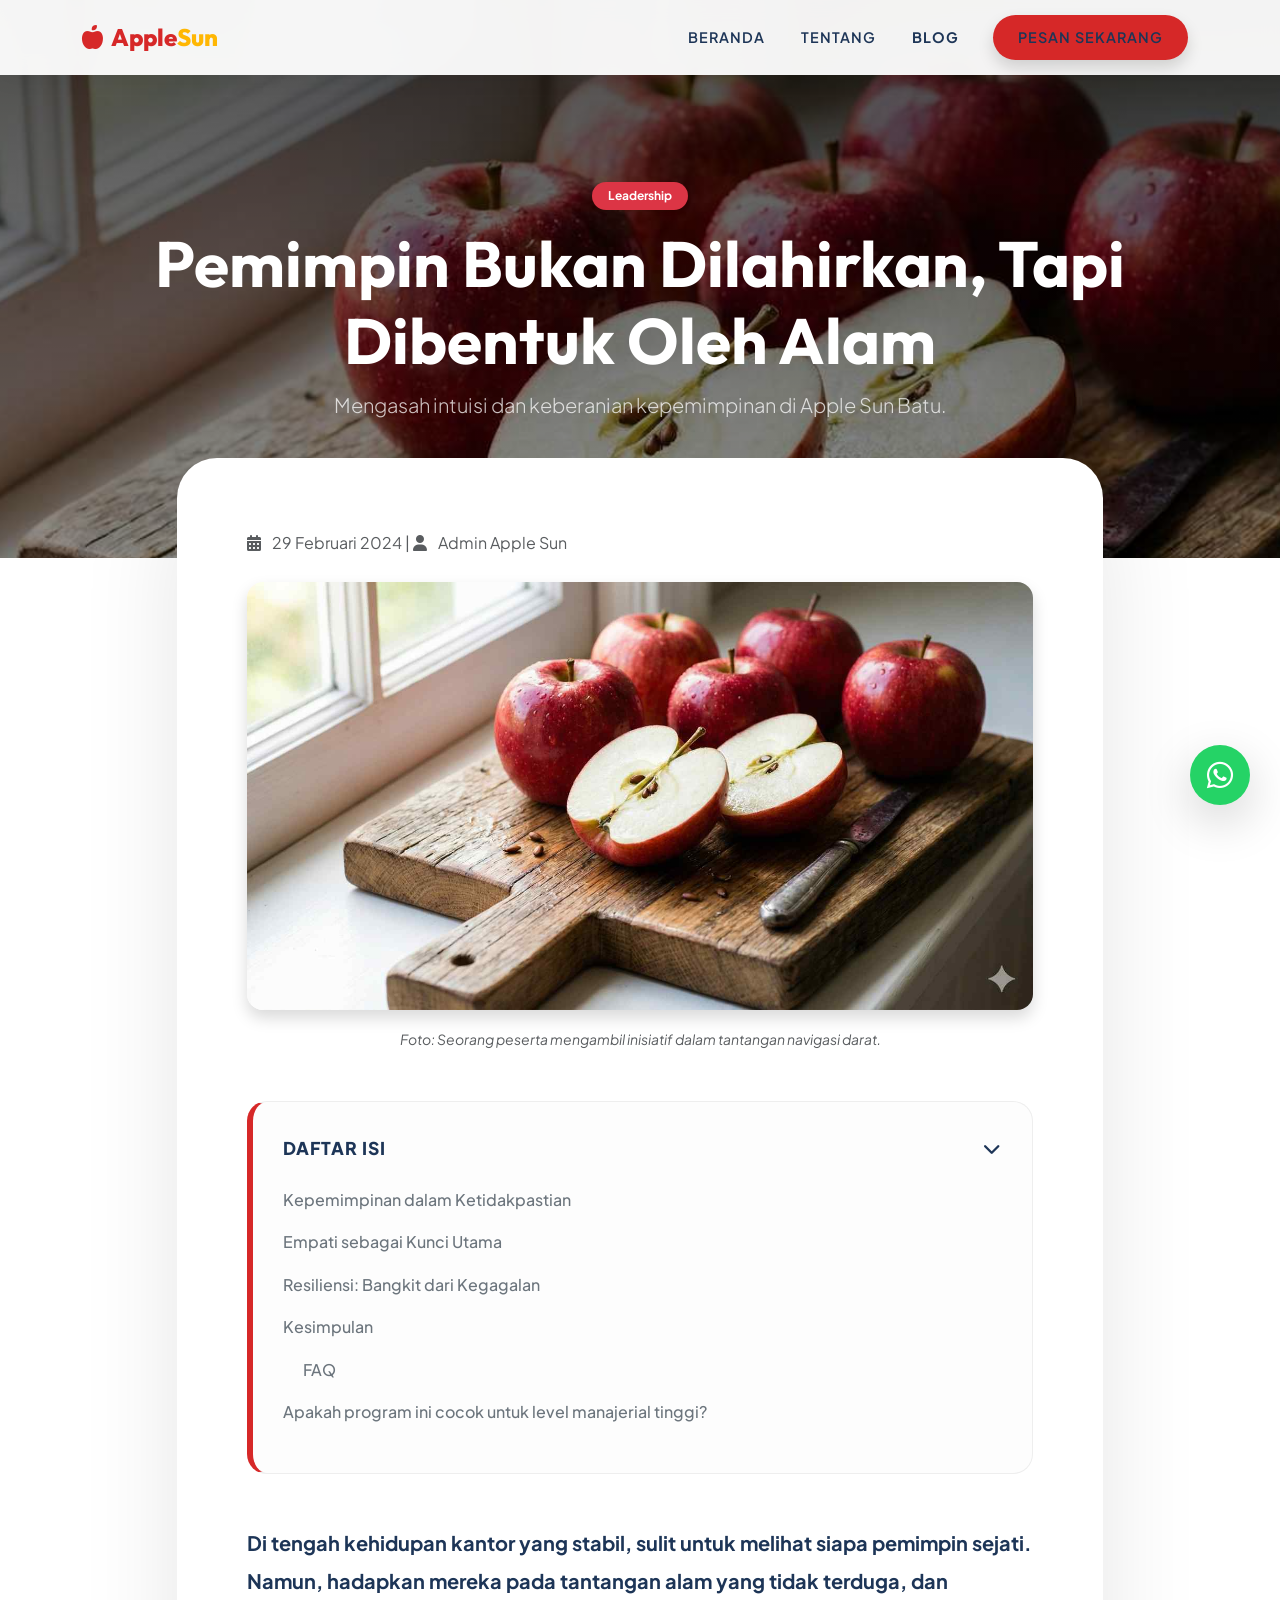
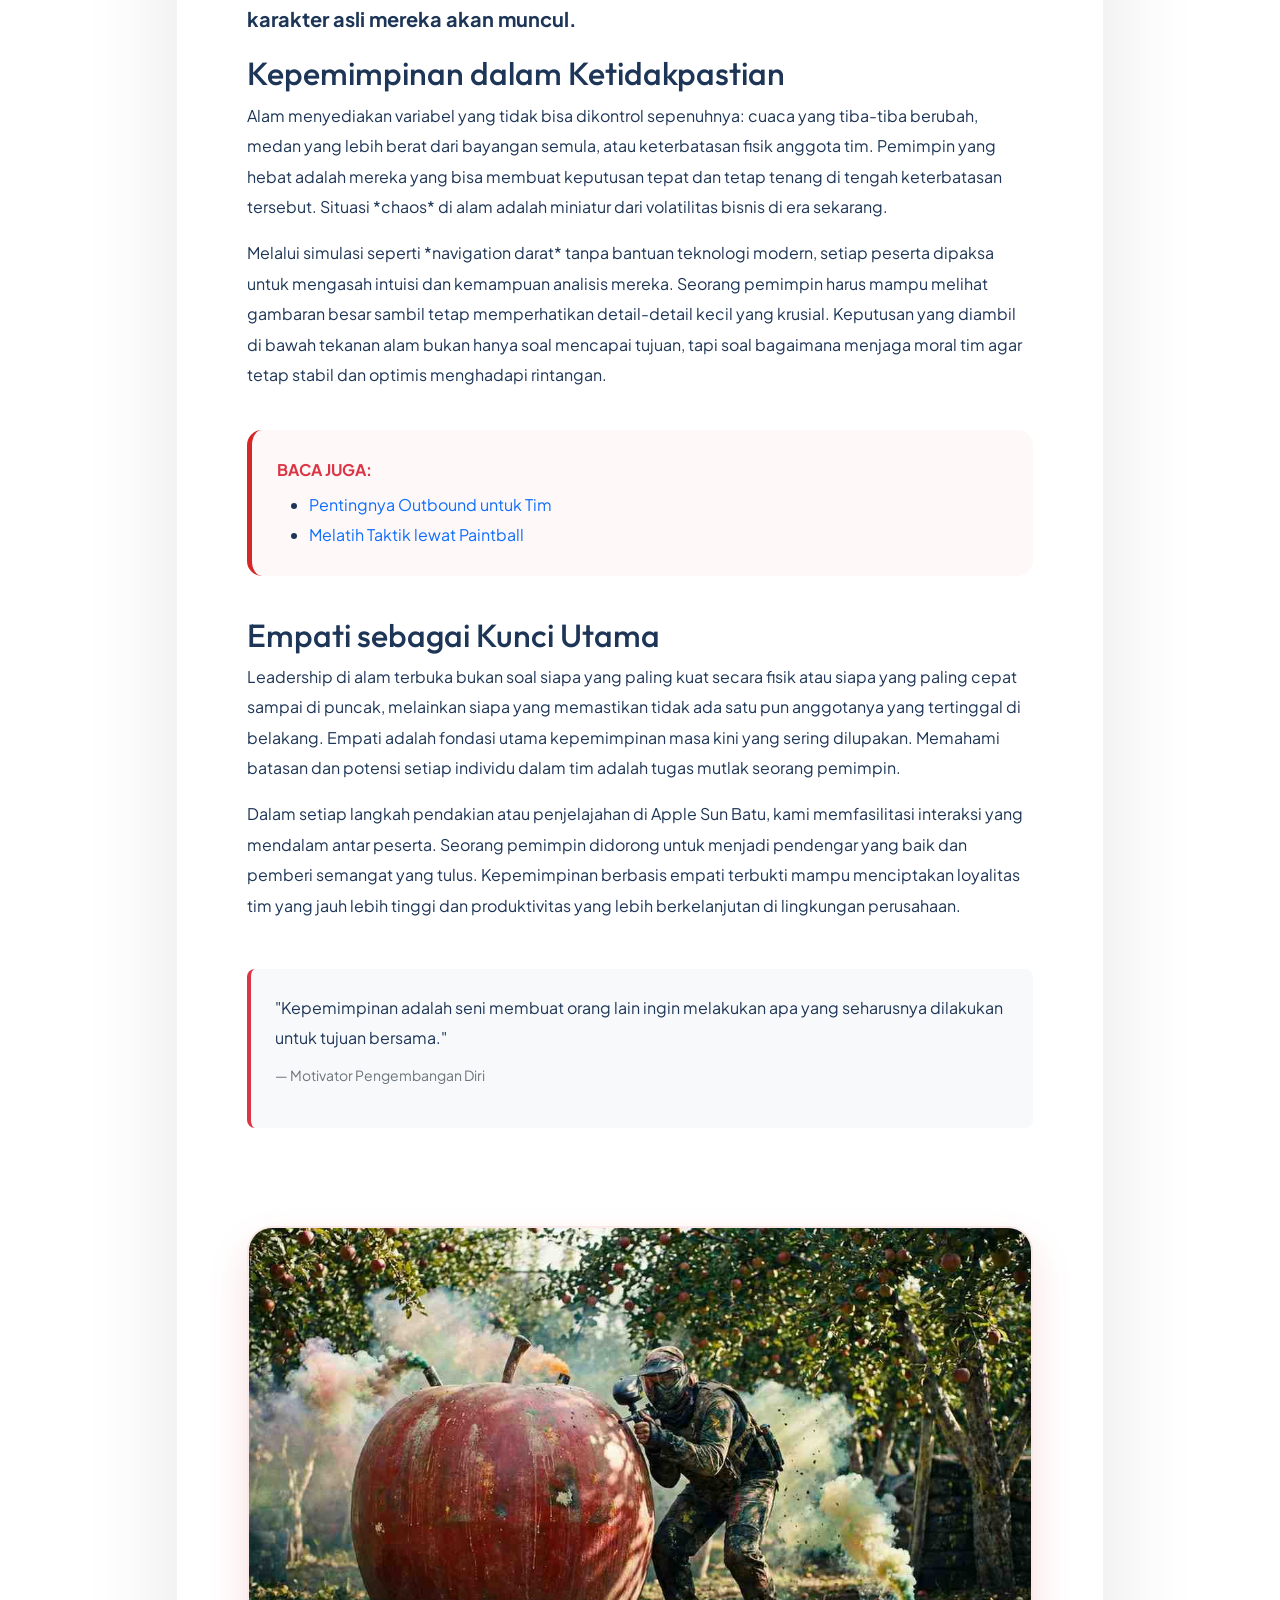
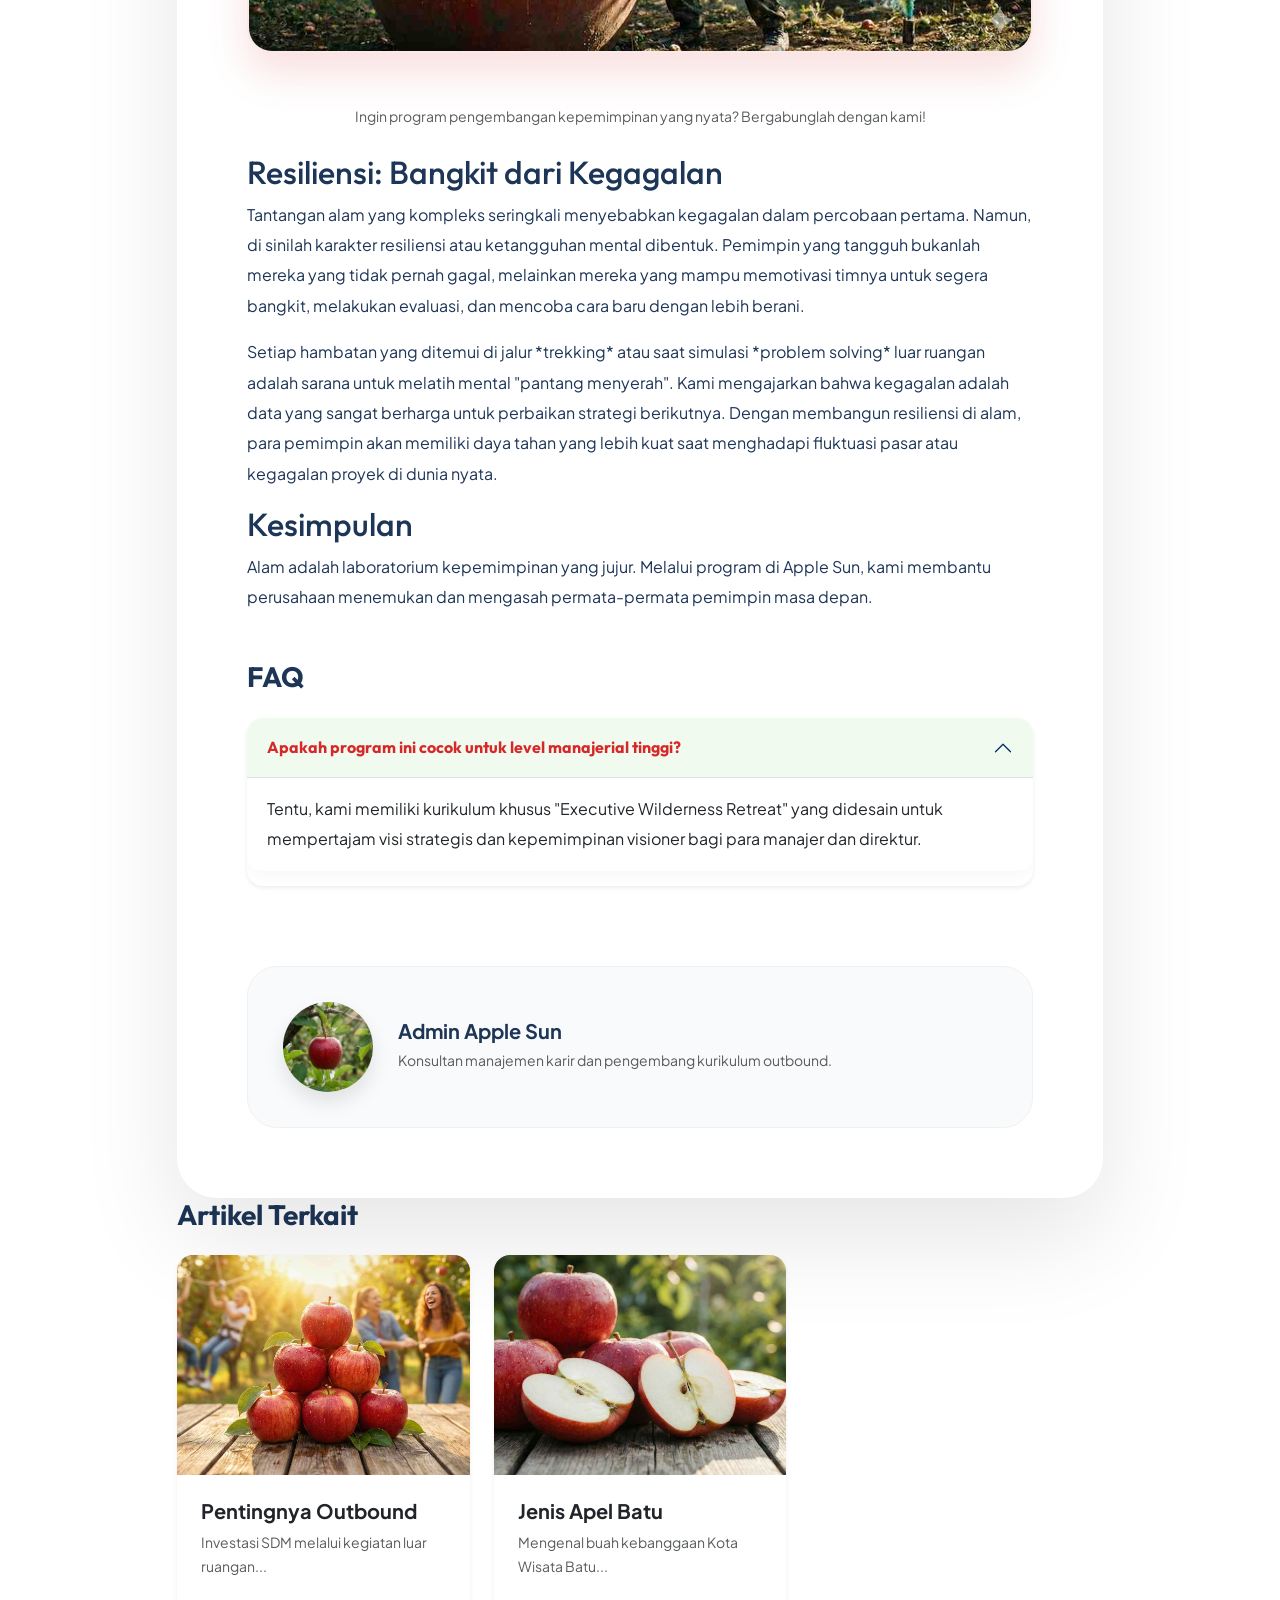
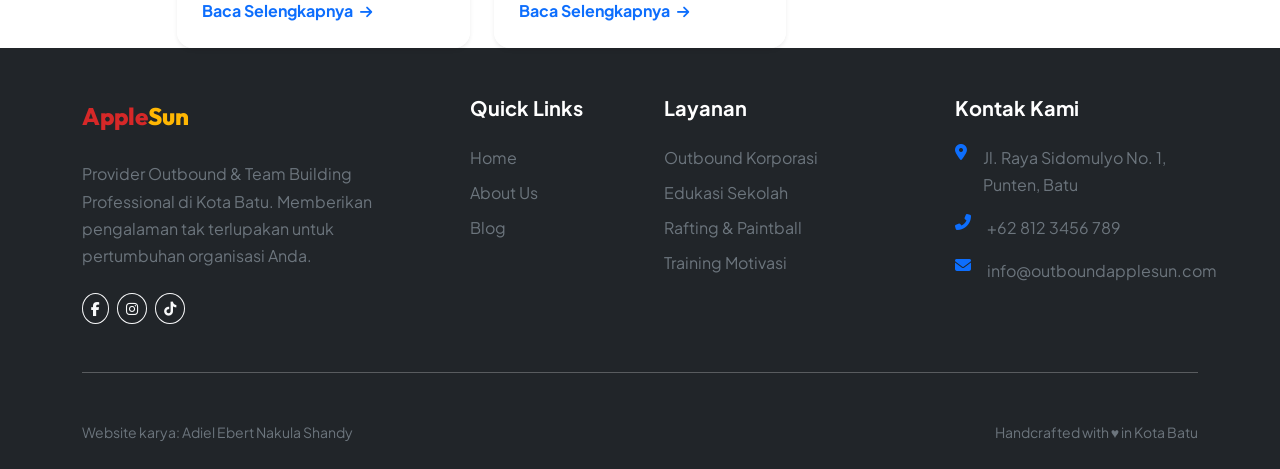
<file: blog/detail-6.html>
<!DOCTYPE html>
<html lang="id">

<head>
    <meta charset="UTF-8">
    <meta name="viewport" content="width=device-width, initial-scale=1.0">
    <title>Melatih Kepemimpinan Melalui Tantangan Alam | Leadership Outbound Batu</title>
    <meta name="description"
        content="Mengapa alam adalah guru kepemimpinan terbaik. Pelajari bagaimana tantangan fisik dan strategi di luar ruangan membentuk karakter pemimpin yang tangguh.">
    <meta name="keywords"
        content="leadership training batu, pelatihan kepemimpinan outbound, leadership alam terbuka, program leadership korporasi, outbound manajemen malang">
    <meta name="author" content="Admin Apple Sun">
    <meta name="robots" content="index, follow">
    <link rel="canonical" href="https://outboundapplesun.com/blog/detail-6.html">

    <!-- Open Graph / Facebook / WhatsApp -->
    <meta property="og:type" content="article">
    <meta property="og:url" content="https://outboundapplesun.com/blog/detail-6.html">
    <meta property="og:title" content="Melatih Kepemimpinan Melalui Tantangan Alam | Apple Sun Batu">
    <meta property="og:description"
        content="Alam adalah guru kepemimpinan terbaik. Pelajari bagaimana tantangan di luar ruangan membentuk karakter pemimpin yang tangguh dan berempati.">
    <meta property="og:image" content="https://outboundapplesun.com/img/Gemini_Generated_Image_fxcqmyfxcqmyfxc.jpeg">
    <meta property="og:locale" content="id_ID">
    <meta property="og:site_name" content="Apple Sun Outbound Batu">
    <meta property="article:published_time" content="2024-02-29">
    <meta property="article:author" content="Admin Apple Sun">
    <meta property="article:section" content="Leadership">

    <!-- Twitter Card -->
    <meta name="twitter:card" content="summary_large_image">
    <meta name="twitter:title" content="Melatih Kepemimpinan Lewat Tantangan Alam">
    <meta name="twitter:description"
        content="Bagaimana alam terbuka membentuk pemimpin tangguh dan berempati melalui program Apple Sun Batu.">
    <meta name="twitter:image" content="https://outboundapplesun.com/img/Gemini_Generated_Image_fxcqmyfxcqmyfxc.jpeg">

    <!-- Schema BlogPosting -->
    <script type="application/ld+json">
    {
      "@context": "https://schema.org",
      "@type": "BlogPosting",
      "headline": "Melatih Kepemimpinan Melalui Tantangan Alam",
      "description": "Bagaimana tantangan fisik dan strategi di luar ruangan membentuk karakter pemimpin yang tangguh.",
      "image": "https://outboundapplesun.com/img/Gemini_Generated_Image_fxcqmyfxcqmyfxc.jpeg",
      "datePublished": "2024-02-29",
      "dateModified": "2024-02-29",
      "author": {
        "@type": "Organization",
        "name": "Admin Apple Sun",
        "url": "https://outboundapplesun.com"
      },
      "publisher": {
        "@type": "Organization",
        "name": "Apple Sun Outbound Batu",
        "logo": {
          "@type": "ImageObject",
          "url": "https://outboundapplesun.com/img/Gemini_Generated_Image_112znc112znc112.jpeg"
        }
      },
      "mainEntityOfPage": {
        "@type": "WebPage",
        "@id": "https://outboundapplesun.com/blog/detail-6.html"
      },
      "keywords": "leadership training, kepemimpinan, alam terbuka, outbound batu, karakter pemimpin",
      "articleSection": "Leadership"
    }
    </script>

    <!-- Breadcrumb Schema -->
    <script type="application/ld+json">
    {
      "@context": "https://schema.org",
      "@type": "BreadcrumbList",
      "itemListElement": [
        {"@type": "ListItem", "position": 1, "name": "Beranda", "item": "https://outboundapplesun.com/"},
        {"@type": "ListItem", "position": 2, "name": "Blog", "item": "https://outboundapplesun.com/#blog"},
        {"@type": "ListItem", "position": 3, "name": "Melatih Kepemimpinan Melalui Tantangan Alam", "item": "https://outboundapplesun.com/blog/detail-6.html"}
      ]
    }
    </script>

    <!-- Fonts -->
    <link rel="preconnect" href="https://fonts.googleapis.com">
    <link rel="preconnect" href="https://fonts.gstatic.com" crossorigin>
    <link
        href="https://fonts.googleapis.com/css2?family=Outfit:wght@300;400;600;700;800&family=Plus+Jakarta+Sans:wght@400;500;600;700&display=swap"
        rel="stylesheet">

    <!-- Bootstrap CSS -->
    <link href="https://cdn.jsdelivr.net/npm/bootstrap@5.3.2/dist/css/bootstrap.min.css" rel="stylesheet">
    <link rel="stylesheet" href="https://cdnjs.cloudflare.com/ajax/libs/font-awesome/6.4.2/css/all.min.css">
    <link rel="stylesheet" href="../css/style.css">

</head>

<body>
    <!-- Navbar -->
    <nav class="navbar navbar-expand-lg fixed-top navbar-scrolled" id="mainNav">
        <div class="container">
            <a class="navbar-brand d-flex align-items-center" href="../index.html">
                <span class="brand-apple"><i class="fas fa-apple-alt me-2"></i>Apple</span><span
                    class="brand-sun">Sun</span>
            </a>
            <button class="navbar-toggler border-0 shadow-none" type="button" data-bs-toggle="collapse"
                data-bs-target="#navbarNav" aria-controls="navbarNav" aria-expanded="false"
                aria-label="Toggle navigation">
                <i class="fas fa-bars text-dark"></i>
            </button>
            <div class="collapse navbar-collapse" id="navbarNav">
                <ul class="navbar-nav ms-auto text-uppercase align-items-center">
                    <li class="nav-item"><a class="nav-link" href="../index.html#home">Beranda</a></li>
                    <li class="nav-item"><a class="nav-link" href="../index.html#about">Tentang</a></li>
                    <li class="nav-item"><a class="nav-link fw-bold text-primary" href="../index.html#blog">Blog</a>
                    </li>
                    <li class="nav-item"><a class="nav-link ms-lg-3 btn-cta shadow"
                            href="https://wa.me/628123456789">Pesan
                            Sekarang</a></li>
                </ul>
            </div>
        </div>
    </nav>

    <!-- Header -->
    <header class="blog-header-detail"
        style="background-image: url('../img/Gemini_Generated_Image_fxcqmyfxcqmyfxc.jpeg');">
        <div class="container" data-aos="fade-up">
            <span class="badge bg-danger px-3 py-2 rounded-pill mb-3 shadow-sm">Leadership</span>
            <h1 class="display-3 fw-bold text-white">Pemimpin Bukan Dilahirkan, Tapi Dibentuk Oleh Alam</h1>
            <p class="lead opacity-75">Mengasah intuisi dan keberanian kepemimpinan di Apple Sun Batu.</p>
        </div>
    </header>

    <main class="container mb-5">
        <div class="row justify-content-center">
            <div class="col-lg-10">
                <div class="article-content">


                    <p class="text-muted mb-4"><i class="fas fa-calendar-alt me-2"></i> 29 Februari 2024 | <i
                            class="fas fa-user me-2"></i> Admin Apple Sun</p>

                    <img src="../img/Gemini_Generated_Image_fxcqmyfxcqmyfxc.jpeg" alt="Leadership Challenges"
                        class="img-fluid rounded-4 mb-3 w-100 shadow">
                    <p class="text-center small text-muted fst-italic mb-5">Foto: Seorang peserta mengambil inisiatif
                        dalam tantangan navigasi darat.</p>

                    <div class="toc-container">
                        <div class="toc-title" onclick="toggleTOC()"> <span>Daftar Isi</span> <i
                                class="fas fa-chevron-down" id="toc-icon"></i> </div>
                        <ul class="toc-list" id="toc-list"></ul>
                    </div>

                    <p class="lead fw-bold">Di tengah kehidupan kantor yang stabil, sulit untuk melihat siapa pemimpin
                        sejati. Namun, hadapkan mereka pada tantangan alam yang tidak terduga, dan karakter asli mereka
                        akan muncul.</p>

                    <h2 id="section-1">Kepemimpinan dalam Ketidakpastian</h2>
                    <p>Alam menyediakan variabel yang tidak bisa dikontrol sepenuhnya: cuaca yang tiba-tiba berubah,
                        medan yang lebih berat dari bayangan semula, atau keterbatasan fisik anggota tim. Pemimpin yang
                        hebat adalah mereka yang bisa membuat keputusan tepat dan tetap tenang di tengah keterbatasan
                        tersebut. Situasi *chaos* di alam adalah miniatur dari volatilitas bisnis di era sekarang.</p>
                    <p>Melalui simulasi seperti *navigation darat* tanpa bantuan teknologi modern, setiap peserta
                        dipaksa untuk mengasah intuisi dan kemampuan analisis mereka. Seorang pemimpin harus mampu
                        melihat gambaran besar sambil tetap memperhatikan detail-detail kecil yang krusial. Keputusan
                        yang diambil di bawah tekanan alam bukan hanya soal mencapai tujuan, tapi soal bagaimana menjaga
                        moral tim agar tetap stabil dan optimis menghadapi rintangan.</p>

                    <div class="baca-juga">
                        <span class="fw-bold d-block mb-1 text-danger">BACA JUGA:</span>
                        <ul class="mb-0">
                            <li><a href="detail-1.html" class="text-decoration-none">Pentingnya Outbound untuk Tim</a>
                            </li>
                            <li><a href="detail-5.html" class="text-decoration-none">Melatih Taktik lewat Paintball</a>
                            </li>
                        </ul>
                    </div>

                    <h2 id="section-2">Empati sebagai Kunci Utama</h2>
                    <p>Leadership di alam terbuka bukan soal siapa yang paling kuat secara fisik atau siapa yang paling
                        cepat sampai di puncak, melainkan siapa yang memastikan tidak ada satu pun anggotanya yang
                        tertinggal di belakang. Empati adalah fondasi utama kepemimpinan masa kini yang sering
                        dilupakan. Memahami batasan dan potensi setiap individu dalam tim adalah tugas mutlak seorang
                        pemimpin.</p>
                    <p>Dalam setiap langkah pendakian atau penjelajahan di Apple Sun Batu, kami memfasilitasi interaksi
                        yang mendalam antar peserta. Seorang pemimpin didorong untuk menjadi pendengar yang baik dan
                        pemberi semangat yang tulus. Kepemimpinan berbasis empati terbukti mampu menciptakan loyalitas
                        tim yang jauh lebih tinggi dan produktivitas yang lebih berkelanjutan di lingkungan perusahaan.
                    </p>

                    <blockquote class="my-5 p-4 bg-light border-start border-4 border-danger rounded-3">
                        "Kepemimpinan adalah seni membuat orang lain ingin melakukan apa yang seharusnya dilakukan untuk
                        tujuan bersama."
                        <footer class="blockquote-footer mt-2">Motivator Pengembangan Diri</footer>
                    </blockquote>

                    <img src="../img/Gemini_Generated_Image_112znc112znc112.jpeg" alt="Promo Apple Sun"
                        class="promo-gif">
                    <p class="text-center small text-muted mb-4">Ingin program pengembangan kepemimpinan yang nyata?
                        Bergabunglah dengan kami!</p>

                    <h2 id="section-3">Resiliensi: Bangkit dari Kegagalan</h2>
                    <p>Tantangan alam yang kompleks seringkali menyebabkan kegagalan dalam percobaan pertama. Namun, di
                        sinilah karakter resiliensi atau ketangguhan mental dibentuk. Pemimpin yang tangguh bukanlah
                        mereka yang tidak pernah gagal, melainkan mereka yang mampu memotivasi timnya untuk segera
                        bangkit, melakukan evaluasi, dan mencoba cara baru dengan lebih berani.</p>
                    <p>Setiap hambatan yang ditemui di jalur *trekking* atau saat simulasi *problem solving* luar
                        ruangan adalah sarana untuk melatih mental "pantang menyerah". Kami mengajarkan bahwa kegagalan
                        adalah data yang sangat berharga untuk perbaikan strategi berikutnya. Dengan membangun
                        resiliensi di alam, para pemimpin akan memiliki daya tahan yang lebih kuat saat menghadapi
                        fluktuasi pasar atau kegagalan proyek di dunia nyata.</p>

                    <h2 id="section-4">Kesimpulan</h2>
                    <p>Alam adalah laboratorium kepemimpinan yang jujur. Melalui program di Apple Sun, kami membantu
                        perusahaan menemukan dan mengasah permata-permata pemimpin masa depan.</p>

                    <div class="faq-section mt-5">
                        <h3 class="fw-bold mb-4">FAQ</h3>
                        <div class="accordion shadow-sm rounded-4 overflow-hidden" id="faqAccordion">
                            <div class="accordion-item">
                                <h2 class="accordion-header">
                                    <button class="accordion-button" type="button" data-bs-toggle="collapse"
                                        data-bs-target="#collapseOne">
                                        Apakah program ini cocok untuk level manajerial tinggi?
                                    </button>
                                </h2>
                                <div id="collapseOne" class="accordion-collapse collapse show"
                                    data-bs-parent="#faqAccordion">
                                    <div class="accordion-body"> Tentu, kami memiliki kurikulum khusus "Executive
                                        Wilderness Retreat" yang didesain untuk mempertajam visi strategis dan
                                        kepemimpinan visioner bagi para manajer dan direktur. </div>
                                </div>
                            </div>
                        </div>
                    </div>

                    <div class="author-card">
                        <img src="../img/Gemini_Generated_Image_24ipbv24ipbv24i.jpeg" alt="Author" class="author-img">
                        <div>
                            <h5 class="fw-bold mb-1">Admin Apple Sun</h5>
                            <p class="text-muted small mb-0">Konsultan manajemen karir dan pengembang kurikulum
                                outbound.</p>
                        </div>
                    </div>
                </div>

                <div class="mt-100">
                    <h3 class="fw-bold mb-4">Artikel Terkait</h3>
                    <div class="row g-4">
                        <div class="col-md-4">
                            <div class="card h-100 border-0 shadow-sm rounded-4 overflow-hidden">
                                <img src="../img/Gemini_Generated_Image_26kbz926kbz926k.jpeg" class="card-img-top"
                                    alt="Blog">
                                <div class="card-body p-4">
                                    <h5 class="fw-bold btn-link text-dark text-decoration-none">Pentingnya Outbound</h5>
                                    <p class="small text-muted">Investasi SDM melalui kegiatan luar ruangan...</p>
                                    <a href="detail-1.html"
                                        class="btn btn-link p-0 fw-bold text-primary text-decoration-none">Baca
                                        Selengkapnya <i class="fas fa-arrow-right ms-1 small"></i></a>
                                </div>
                            </div>
                        </div>
                        <div class="col-md-4">
                            <div class="card h-100 border-0 shadow-sm rounded-4 overflow-hidden">
                                <img src="../img/Gemini_Generated_Image_6bjc6k6bjc6k6bj.jpeg" class="card-img-top"
                                    alt="Blog">
                                <div class="card-body p-4">
                                    <h5 class="fw-bold btn-link text-dark text-decoration-none">Jenis Apel Batu</h5>
                                    <p class="small text-muted">Mengenal buah kebanggaan Kota Wisata Batu...</p>
                                    <a href="detail-3.html"
                                        class="btn btn-link p-0 fw-bold text-primary text-decoration-none">Baca
                                        Selengkapnya <i class="fas fa-arrow-right ms-1 small"></i></a>
                                </div>
                            </div>
                        </div>
                    </div>
                </div>
            </div>
        </div>
    </main>

    <!-- Footer -->
    <footer class="footer-section pt-100 pb-4 bg-dark text-white">
        <div class="container">
            <div class="row g-5 text-start">
                <div class="col-lg-4">
                    <a class="navbar-brand d-block mb-4" href="../index.html">
                        <span class="brand-apple">Apple</span><span class="brand-sun">Sun</span>
                    </a>
                    <p class="text-secondary pe-lg-5">Provider Outbound & Team Building Professional di Kota Batu.
                        Memberikan pengalaman tak terlupakan untuk pertumbuhan organisasi Anda.</p>
                    <div class="social-links d-flex gap-2 mt-4">
                        <a href="#" class="btn btn-sm btn-outline-light rounded-circle"><i
                                class="fab fa-facebook-f"></i></a>
                        <a href="#" class="btn btn-sm btn-outline-light rounded-circle"><i
                                class="fab fa-instagram"></i></a>
                        <a href="#" class="btn btn-sm btn-outline-light rounded-circle"><i
                                class="fab fa-tiktok"></i></a>
                    </div>
                </div>
                <div class="col-lg-2">
                    <h5 class="fw-bold mb-4">Quick Links</h5>
                    <ul class="list-unstyled footer-links">
                        <li class="mb-2"><a href="../index.html#home"
                                class="text-secondary text-decoration-none">Home</a></li>
                        <li class="mb-2"><a href="../index.html#about" class="text-secondary text-decoration-none">About
                                Us</a></li>
                        <li class="mb-2"><a href="../index.html#blog"
                                class="text-secondary text-decoration-none">Blog</a></li>
                    </ul>
                </div>
                <div class="col-lg-3">
                    <h5 class="fw-bold mb-4">Layanan</h5>
                    <ul class="list-unstyled text-secondary">
                        <li class="mb-2">Outbound Korporasi</li>
                        <li class="mb-2">Edukasi Sekolah</li>
                        <li class="mb-2">Rafting & Paintball</li>
                        <li class="mb-2">Training Motivasi</li>
                    </ul>
                </div>
                <div class="col-lg-3">
                    <h5 class="fw-bold mb-4">Kontak Kami</h5>
                    <ul class="list-unstyled text-secondary">
                        <li class="mb-3 d-flex"><i class="fas fa-map-marker-alt me-3 text-primary"></i> <span>Jl. Raya
                                Sidomulyo No. 1, Punten, Batu</span></li>
                        <li class="mb-3 d-flex"><i class="fas fa-phone-alt me-3 text-primary"></i> <span>+62 812 3456
                                789</span></li>
                        <li class="mb-3 d-flex"><i class="fas fa-envelope me-3 text-primary"></i>
                            <span>info@outboundapplesun.com</span>
                        </li>
                    </ul>
                </div>
            </div>
            <hr class="my-5 opacity-25">
            <div class="row align-items-center">
                <div class="col-md-6 text-center text-md-start">
                    <p class="mb-0 text-secondary small">Website karya: Adiel Ebert Nakula Shandy</p>
                </div>
                <div class="col-md-6 text-center text-md-end mt-3 mt-md-0">
                    <p class="mb-0 text-secondary small">Handcrafted with ♥ in Kota Batu</p>
                </div>
            </div>
        </div>
    </footer>

    <!-- FAB Container -->
    <div class="fab-container">
        <a href="https://wa.me/628123456789" class="fab-wa shadow-lg" target="_blank" title="Chat via WhatsApp">
            <i class="fab fa-whatsapp"></i>
        </a>
        <button id="backToTop" class="fab-top shadow-lg" title="Back to Top">
            <i class="fas fa-arrow-up"></i>
        </button>
    </div>

    <script src="https://cdn.jsdelivr.net/npm/bootstrap@5.3.2/dist/js/bootstrap.bundle.min.js"></script>
    <script>
        document.addEventListener('DOMContentLoaded', function () {
            const article = document.querySelector('.article-content');
            const tocList = document.getElementById('toc-list');
            const headings = article.querySelectorAll('h2, h3');
            headings.forEach((heading, index) => {
                const id = 'toc-id-' + index; heading.setAttribute('id', id);
                const li = document.createElement('li'); li.style.paddingLeft = heading.tagName === 'H3' ? '20px' : '0';
                const a = document.createElement('a'); a.setAttribute('href', '#' + id); a.textContent = heading.textContent;
                li.appendChild(a); tocList.appendChild(li);
            });
        });
        function toggleTOC() {
            const list = document.getElementById('toc-list');
            const icon = document.getElementById('toc-icon');
            list.style.display = (list.style.display === 'none') ? 'block' : 'none';
            icon.classList.toggle('fa-chevron-up'); icon.classList.toggle('fa-chevron-down');
        }

    </script>
</body>

</html>
</file>
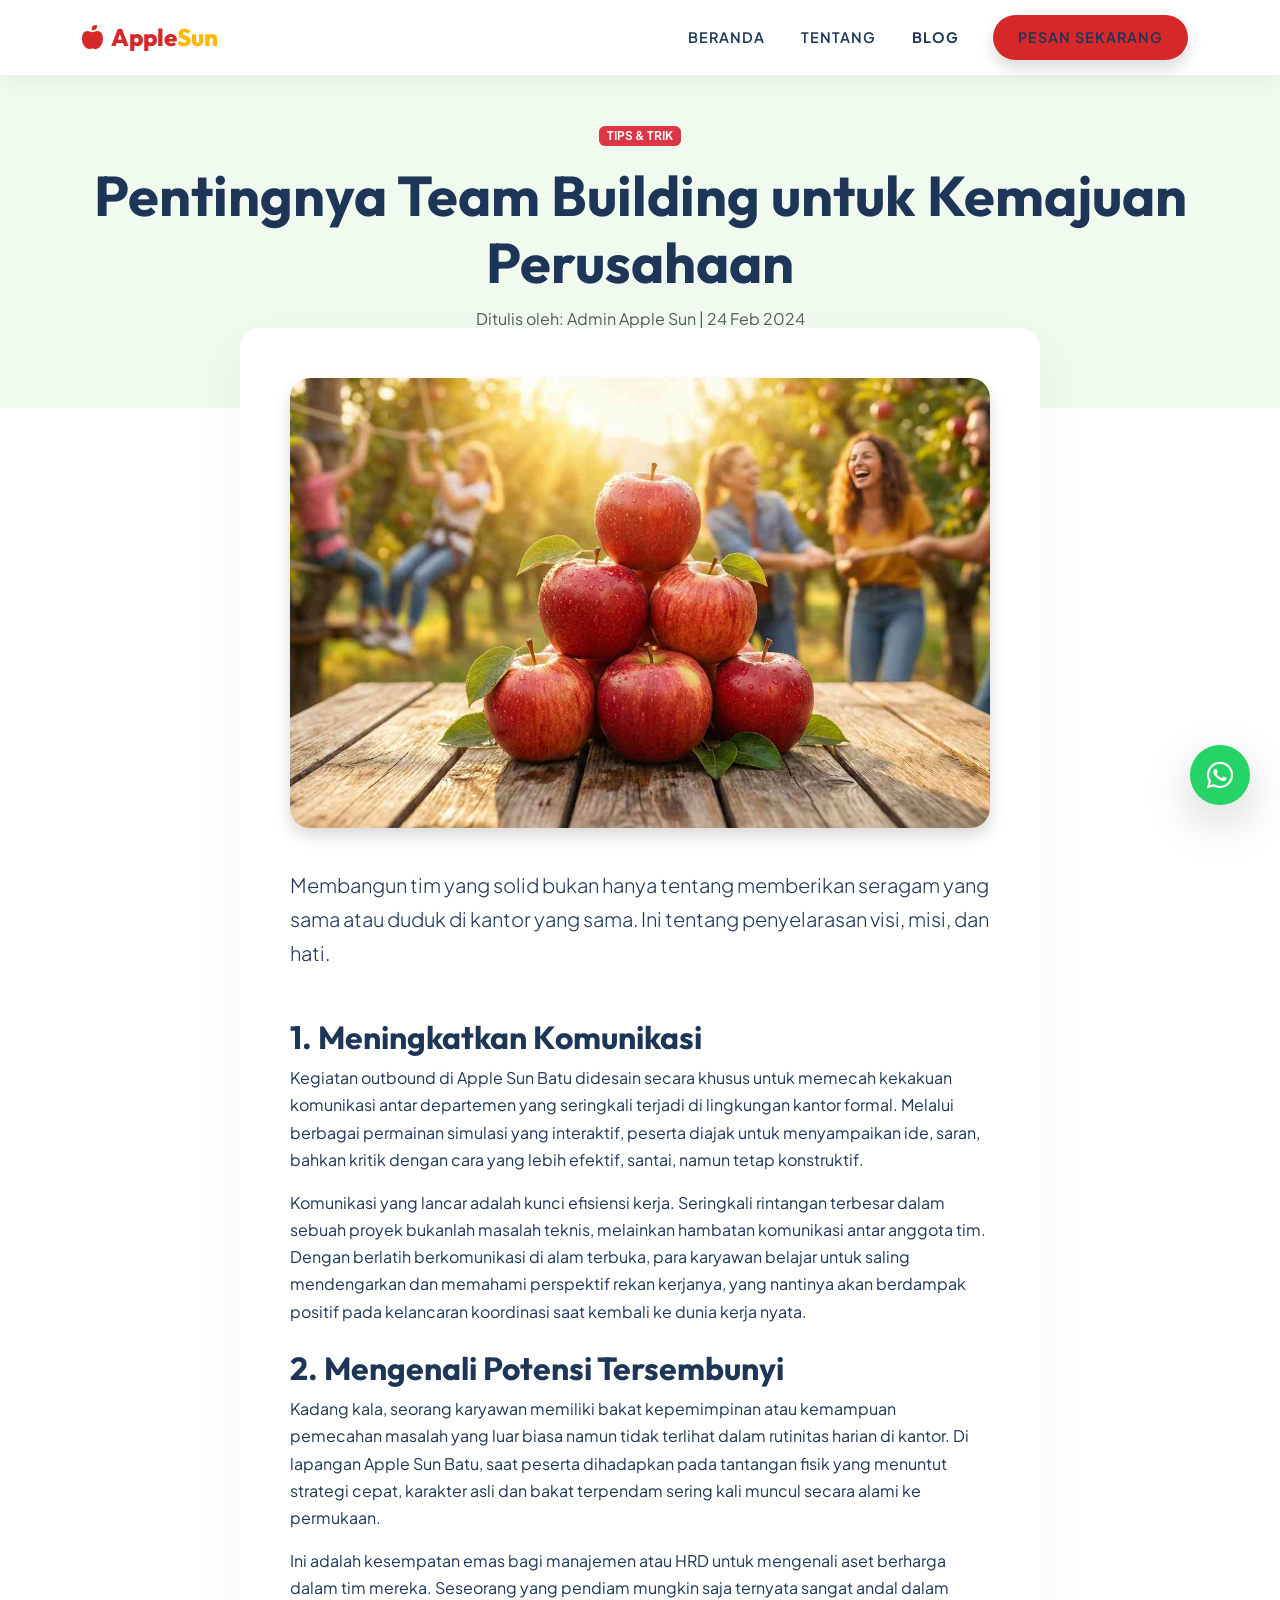
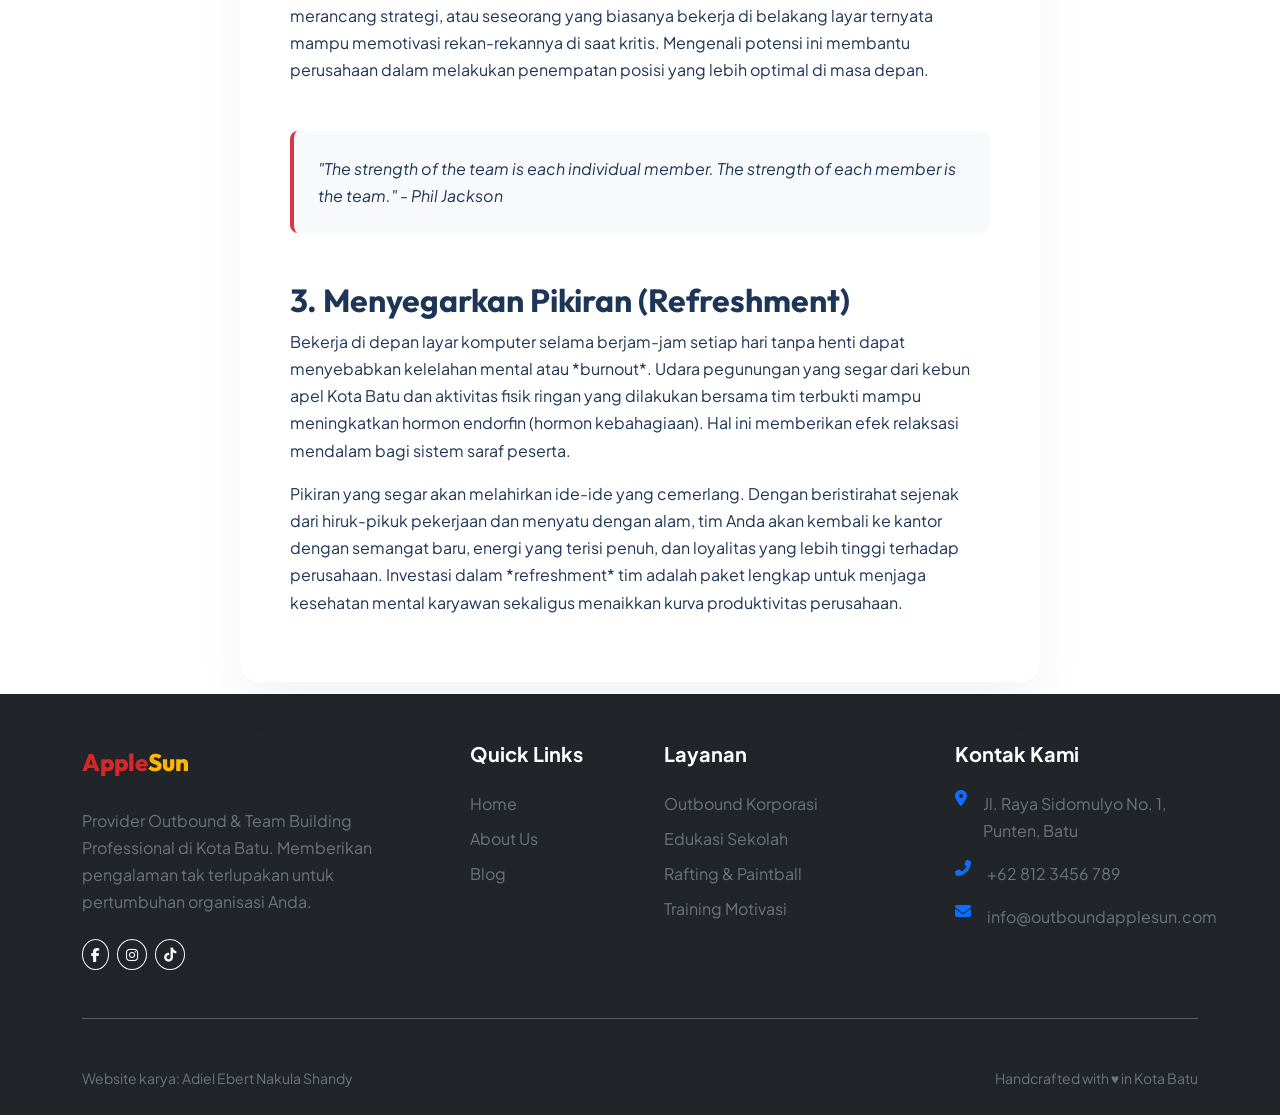
<file: blog/detail.html>
<!DOCTYPE html>
<html lang="id">

<head>
    <meta charset="UTF-8">
    <meta name="viewport" content="width=device-width, initial-scale=1.0">
    <title>Blog Detail | Outbound Apple Sun Kota Batu</title>
    <meta name="description" content="Baca artikel menarik seputar outbound dan team building di Kota Batu.">

    <!-- Fonts -->
    <link
        href="https://fonts.googleapis.com/css2?family=Outfit:wght@300;400;600;700;800&family=Plus+Jakarta+Sans:wght@400;500;600;700&display=swap"
        rel="stylesheet">

    <!-- Bootstrap CSS -->
    <link href="https://cdn.jsdelivr.net/npm/bootstrap@5.3.2/dist/css/bootstrap.min.css" rel="stylesheet">
    <link rel="stylesheet" href="https://cdnjs.cloudflare.com/ajax/libs/font-awesome/6.4.2/css/all.min.css">
    <link rel="stylesheet" href="../css/style.css">

    <style>
        .blog-header {
            padding: 120px 0 60px;
            background: var(--secondary-color);
        }

        .content-area {
            max-width: 800px;
            margin: -80px auto 60px;
            background: white;
            padding: 50px;
            border-radius: 20px;
            box-shadow: 0 20px 50px rgba(0, 0, 0, 0.05);
            position: relative;
            z-index: 2;
        }

        .blog-featured-img {
            width: 100%;
            height: 450px;
            object-fit: cover;
            border-radius: 20px;
            margin-bottom: 40px;
        }
    </style>
</head>

<body>

    <!-- Navbar -->
    <nav class="navbar navbar-expand-lg fixed-top navbar-scrolled" id="mainNav">
        <div class="container">
            <a class="navbar-brand d-flex align-items-center" href="../index.html">
                <span class="brand-apple"><i class="fas fa-apple-alt me-2"></i>Apple</span><span
                    class="brand-sun">Sun</span>
            </a>
            <button class="navbar-toggler border-0 shadow-none" type="button" data-bs-toggle="collapse"
                data-bs-target="#navbarNav" aria-controls="navbarNav" aria-expanded="false"
                aria-label="Toggle navigation">
                <i class="fas fa-bars text-dark"></i>
            </button>
            <div class="collapse navbar-collapse" id="navbarNav">
                <ul class="navbar-nav ms-auto text-uppercase align-items-center">
                    <li class="nav-item"><a class="nav-link" href="../index.html#home">Beranda</a></li>
                    <li class="nav-item"><a class="nav-link" href="../index.html#about">Tentang</a></li>
                    <li class="nav-item"><a class="nav-link fw-bold text-primary" href="../index.html#blog">Blog</a>
                    </li>
                    <li class="nav-item"><a class="nav-link ms-lg-3 btn-cta shadow"
                            href="https://wa.me/628123456789">Pesan
                            Sekarang</a></li>
                </ul>
            </div>
        </div>
    </nav>

    <header class="blog-header text-center">
        <div class="container">
            <span class="badge bg-danger mb-3">TIPS & TRIK</span>
            <h1 class="display-4 fw-bold">Pentingnya Team Building untuk Kemajuan Perusahaan</h1>
            <p class="text-muted">Ditulis oleh: Admin Apple Sun | 24 Feb 2024</p>
        </div>
    </header>

    <main class="container">
        <div class="content-area">
            <img src="../img/Gemini_Generated_Image_26kbz926kbz926k.jpeg" alt="Featured Image"
                class="blog-featured-img shadow">

            <p class="lead">Membangun tim yang solid bukan hanya tentang memberikan seragam yang sama atau duduk di
                kantor yang sama. Ini tentang penyelarasan visi, misi, dan hati.</p>

            <h2 class="mt-5 fw-bold">1. Meningkatkan Komunikasi</h2>
            <p>Kegiatan outbound di Apple Sun Batu didesain secara khusus untuk memecah kekakuan komunikasi antar
                departemen yang seringkali terjadi di lingkungan kantor formal. Melalui berbagai permainan simulasi yang
                interaktif, peserta diajak untuk menyampaikan ide, saran, bahkan kritik dengan cara yang lebih efektif,
                santai, namun tetap konstruktif.</p>
            <p>Komunikasi yang lancar adalah kunci efisiensi kerja. Seringkali rintangan terbesar dalam sebuah proyek
                bukanlah masalah teknis, melainkan hambatan komunikasi antar anggota tim. Dengan berlatih berkomunikasi
                di alam terbuka, para karyawan belajar untuk saling mendengarkan dan memahami perspektif rekan kerjanya,
                yang nantinya akan berdampak positif pada kelancaran koordinasi saat kembali ke dunia kerja nyata.</p>

            <h2 class="mt-4 fw-bold">2. Mengenali Potensi Tersembunyi</h2>
            <p>Kadang kala, seorang karyawan memiliki bakat kepemimpinan atau kemampuan pemecahan masalah yang luar
                biasa namun tidak terlihat dalam rutinitas harian di kantor. Di lapangan Apple Sun Batu, saat peserta
                dihadapkan pada tantangan fisik yang menuntut strategi cepat, karakter asli dan bakat terpendam sering
                kali muncul secara alami ke permukaan.</p>
            <p>Ini adalah kesempatan emas bagi manajemen atau HRD untuk mengenali aset berharga dalam tim mereka.
                Seseorang yang pendiam mungkin saja ternyata sangat andal dalam merancang strategi, atau seseorang yang
                biasanya bekerja di belakang layar ternyata mampu memotivasi rekan-rekannya di saat kritis. Mengenali
                potensi ini membantu perusahaan dalam melakukan penempatan posisi yang lebih optimal di masa depan.</p>

            <blockquote class="my-5 p-4 bg-light border-start border-4 border-danger rounded-3">
                <p class="fst-italic mb-0">"The strength of the team is each individual member. The strength of each
                    member is the team." - Phil Jackson</p>
            </blockquote>

            <h2 class="mt-4 fw-bold">3. Menyegarkan Pikiran (Refreshment)</h2>
            <p>Bekerja di depan layar komputer selama berjam-jam setiap hari tanpa henti dapat menyebabkan kelelahan
                mental atau *burnout*. Udara pegunungan yang segar dari kebun apel Kota Batu dan aktivitas fisik ringan
                yang dilakukan bersama tim terbukti mampu meningkatkan hormon endorfin (hormon kebahagiaan). Hal ini
                memberikan efek relaksasi mendalam bagi sistem saraf peserta.</p>
            <p>Pikiran yang segar akan melahirkan ide-ide yang cemerlang. Dengan beristirahat sejenak dari hiruk-pikuk
                pekerjaan dan menyatu dengan alam, tim Anda akan kembali ke kantor dengan semangat baru, energi yang
                terisi penuh, dan loyalitas yang lebih tinggi terhadap perusahaan. Investasi dalam *refreshment* tim
                adalah paket lengkap untuk menjaga kesehatan mental karyawan sekaligus menaikkan kurva produktivitas
                perusahaan.</p>


        </div>
    </main>

    <!-- Footer -->
    <footer class="footer-section pt-100 pb-4 bg-dark text-white">
        <div class="container">
            <div class="row g-5 text-start">
                <div class="col-lg-4">
                    <a class="navbar-brand d-block mb-4" href="../index.html">
                        <span class="brand-apple">Apple</span><span class="brand-sun">Sun</span>
                    </a>
                    <p class="text-secondary pe-lg-5">Provider Outbound & Team Building Professional di Kota Batu.
                        Memberikan pengalaman tak terlupakan untuk pertumbuhan organisasi Anda.</p>
                    <div class="social-links d-flex gap-2 mt-4">
                        <a href="#" class="btn btn-sm btn-outline-light rounded-circle"><i
                                class="fab fa-facebook-f"></i></a>
                        <a href="#" class="btn btn-sm btn-outline-light rounded-circle"><i
                                class="fab fa-instagram"></i></a>
                        <a href="#" class="btn btn-sm btn-outline-light rounded-circle"><i
                                class="fab fa-tiktok"></i></a>
                    </div>
                </div>
                <div class="col-lg-2">
                    <h5 class="fw-bold mb-4">Quick Links</h5>
                    <ul class="list-unstyled footer-links">
                        <li class="mb-2"><a href="../index.html#home"
                                class="text-secondary text-decoration-none">Home</a></li>
                        <li class="mb-2"><a href="../index.html#about" class="text-secondary text-decoration-none">About
                                Us</a></li>
                        <li class="mb-2"><a href="../index.html#blog"
                                class="text-secondary text-decoration-none">Blog</a></li>
                    </ul>
                </div>
                <div class="col-lg-3">
                    <h5 class="fw-bold mb-4">Layanan</h5>
                    <ul class="list-unstyled text-secondary">
                        <li class="mb-2">Outbound Korporasi</li>
                        <li class="mb-2">Edukasi Sekolah</li>
                        <li class="mb-2">Rafting & Paintball</li>
                        <li class="mb-2">Training Motivasi</li>
                    </ul>
                </div>
                <div class="col-lg-3">
                    <h5 class="fw-bold mb-4">Kontak Kami</h5>
                    <ul class="list-unstyled text-secondary">
                        <li class="mb-3 d-flex"><i class="fas fa-map-marker-alt me-3 text-primary"></i> <span>Jl. Raya
                                Sidomulyo No. 1, Punten, Batu</span></li>
                        <li class="mb-3 d-flex"><i class="fas fa-phone-alt me-3 text-primary"></i> <span>+62 812 3456
                                789</span></li>
                        <li class="mb-3 d-flex"><i class="fas fa-envelope me-3 text-primary"></i>
                            <span>info@outboundapplesun.com</span>
                        </li>
                    </ul>
                </div>
            </div>
            <hr class="my-5 opacity-25">
            <div class="row align-items-center">
                <div class="col-md-6 text-center text-md-start">
                    <p class="mb-0 text-secondary small">Website karya: Adiel Ebert Nakula Shandy</p>
                </div>
                <div class="col-md-6 text-center text-md-end mt-3 mt-md-0">
                    <p class="mb-0 text-secondary small">Handcrafted with ♥ in Kota Batu</p>
                </div>
            </div>
        </div>
    </footer>

    <!-- FAB Container -->
    <div class="fab-container">
        <a href="https://wa.me/628123456789" class="fab-wa shadow-lg" target="_blank" title="Chat via WhatsApp">
            <i class="fab fa-whatsapp"></i>
        </a>
        <button id="backToTop" class="fab-top shadow-lg" title="Back to Top">
            <i class="fas fa-arrow-up"></i>
        </button>
    </div>

    <script src="https://cdn.jsdelivr.net/npm/bootstrap@5.3.2/dist/js/bootstrap.bundle.min.js"></script>
</body>

</html>
</file>
<file: css/style.css>
:root {
    --primary-color: #d62828;
    /* Apple Red */
    --primary-dark: #b91d1d;
    --secondary-color: #f1faee;
    --accent-color: #ffb703;
    /* Sun Gold */
    --dark-color: #1d3557;
    --text-muted: #6c757d;
    --transition-smooth: all 0.4s cubic-bezier(0.165, 0.84, 0.44, 1);
    --shadow-premium: 0 20px 40px rgba(0, 0, 0, 0.08);
    --apple-gradient: linear-gradient(135deg, #d62828 0%, #ffb703 100%);
}

body {
    font-family: 'Plus Jakarta Sans', sans-serif;
    color: var(--dark-color);
    line-height: 1.7;
    overflow-x: hidden;
}

h1,
h2,
h3,
h4,
.navbar-brand {
    font-family: 'Outfit', sans-serif;
}

/* Utilities */
.py-100 {
    padding: 100px 0;
}

.text-gradient {
    background: var(--apple-gradient);
    -webkit-background-clip: text;
    background-clip: text;
    -webkit-text-fill-color: transparent;
}

.shadow-2xl {
    box-shadow: 0 25px 50px -12px rgba(0, 0, 0, 0.25);
}

/* Navbar */
#mainNav {
    padding: 20px 0;
    transition: var(--transition-smooth);
    z-index: 1050;
}

#mainNav.navbar-scrolled {
    padding: 12px 0;
    background: rgba(255, 255, 255, 0.95);
    backdrop-filter: blur(10px);
    box-shadow: 0 5px 20px rgba(0, 0, 0, 0.05);
}

#mainNav .navbar-toggler i {
    color: white;
}

#mainNav.navbar-scrolled .navbar-toggler i {
    color: var(--dark-color);
}

.brand-apple {
    color: var(--primary-color) !important;
    font-weight: 800;
    font-size: 1.5rem;
}

.brand-sun {
    color: var(--accent-color);
    font-weight: 800;
    font-size: 1.5rem;
}

.nav-link {
    font-weight: 600;
    color: rgba(255, 255, 255, 0.9) !important;
    font-size: 0.9rem;
    letter-spacing: 1px;
    margin: 0 10px;
    text-shadow: 0 1px 3px rgba(0, 0, 0, 0.3);
    transition: var(--transition-smooth);
}

.nav-link:hover {
    color: var(--accent-color) !important;
}

#mainNav.navbar-scrolled .nav-link {
    color: var(--dark-color) !important;
    text-shadow: none;
}

#mainNav.navbar-scrolled .nav-link:hover {
    color: var(--primary-color) !important;
}

.btn-cta {
    background: var(--primary-color);
    color: white !important;
    border-radius: 50px;
    padding: 10px 25px !important;
    transition: var(--transition-smooth);
}

/* Hero Section Advanced Styling */
.hero-section {
    min-height: 100vh;
    padding: 120px 0 80px;
    overflow: hidden;
    position: relative;
    display: flex;
    align-items: center;
}

.hero-bg-image {
    position: absolute;
    inset: 0;
    background-size: cover;
    background-position: center;
    background-attachment: fixed;
    z-index: 1;
    transform: scale(1.05);
    animation: heroZoom 20s ease-in-out infinite alternate;
}

@keyframes heroZoom {
    0% {
        transform: scale(1.05);
    }

    100% {
        transform: scale(1.15);
    }
}

.hero-overlay {
    position: absolute;
    inset: 0;
    background: linear-gradient(135deg, rgba(29, 53, 87, 0.92) 0%, rgba(29, 53, 87, 0.75) 40%, rgba(214, 40, 40, 0.4) 100%);
    z-index: 2;
}

/* Animated Particles */
.hero-particles {
    position: absolute;
    inset: 0;
    z-index: 3;
    overflow: hidden;
}

.particle {
    position: absolute;
    border-radius: 50%;
    background: rgba(255, 255, 255, 0.1);
    animation: particleFloat linear infinite;
}

.particle-1 {
    width: 6px;
    height: 6px;
    top: 20%;
    left: 10%;
    animation-duration: 8s;
}

.particle-2 {
    width: 10px;
    height: 10px;
    top: 60%;
    left: 80%;
    animation-duration: 12s;
    animation-delay: -3s;
}

.particle-3 {
    width: 4px;
    height: 4px;
    top: 80%;
    left: 30%;
    animation-duration: 10s;
    animation-delay: -5s;
}

.particle-4 {
    width: 8px;
    height: 8px;
    top: 10%;
    left: 60%;
    animation-duration: 9s;
    animation-delay: -2s;
}

.particle-5 {
    width: 5px;
    height: 5px;
    top: 50%;
    left: 50%;
    animation-duration: 11s;
    animation-delay: -7s;
}

.particle-6 {
    width: 7px;
    height: 7px;
    top: 30%;
    left: 90%;
    animation-duration: 14s;
    animation-delay: -4s;
}

@keyframes particleFloat {
    0% {
        transform: translateY(0) translateX(0);
        opacity: 0;
    }

    10% {
        opacity: 1;
    }

    90% {
        opacity: 1;
    }

    100% {
        transform: translateY(-100vh) translateX(-50px);
        opacity: 0;
    }
}

/* Floating Icons */
.hero-floating-icons {
    position: absolute;
    inset: 0;
    z-index: 4;
    pointer-events: none;
}

.floating-icon {
    position: absolute;
    color: rgba(255, 255, 255, 0.08);
    animation: floatIcon 8s ease-in-out infinite;
}

.icon-1 {
    font-size: 4rem;
    top: 15%;
    right: 10%;
    animation-delay: 0s;
}

.icon-2 {
    font-size: 3rem;
    bottom: 25%;
    left: 5%;
    animation-delay: 1.5s;
}

.icon-3 {
    font-size: 5rem;
    top: 40%;
    right: 5%;
    animation-delay: 3s;
    color: rgba(255, 183, 3, 0.1);
}

.icon-4 {
    font-size: 3.5rem;
    bottom: 15%;
    right: 15%;
    animation-delay: 2s;
}

.icon-5 {
    font-size: 2.5rem;
    top: 10%;
    left: 20%;
    animation-delay: 4s;
}

@keyframes floatIcon {

    0%,
    100% {
        transform: translateY(0) rotate(0deg);
    }

    50% {
        transform: translateY(-25px) rotate(10deg);
    }
}

/* Hero Badge */
.hero-badge-glow {
    background: rgba(255, 255, 255, 0.15) !important;
    color: white !important;
    border: 1px solid rgba(255, 255, 255, 0.25) !important;
    backdrop-filter: blur(10px);
    font-weight: 700;
    font-size: 0.9rem;
    letter-spacing: 0.5px;
}

/* Hero Title */
.hero-title {
    color: white;
}

.hero-line {
    display: inline-block;
    animation: slideInLine 0.8s ease-out forwards;
    opacity: 0;
    transform: translateX(-30px);
}

.hero-line-1 {
    animation-delay: 0.3s;
}

.hero-line-2 {
    animation-delay: 0.5s;
}

.hero-line-3 {
    animation-delay: 0.7s;
}

@keyframes slideInLine {
    to {
        opacity: 1;
        transform: translateX(0);
    }
}

.text-gradient-hero {
    background: linear-gradient(135deg, #ffb703 0%, #ff6b6b 50%, #ffb703 100%);
    background-size: 200% auto;
    -webkit-background-clip: text;
    background-clip: text;
    -webkit-text-fill-color: transparent;
    animation: gradientShift 4s ease infinite;
}

@keyframes gradientShift {
    0% {
        background-position: 0% center;
    }

    50% {
        background-position: 100% center;
    }

    100% {
        background-position: 0% center;
    }
}

.hero-subtitle {
    color: rgba(255, 255, 255, 0.75);
    font-size: 1.15rem;
}

.fw-black {
    font-weight: 900;
}

/* CTA Buttons */
.btn-hero-primary {
    background: var(--primary-color);
    color: white !important;
    padding: 16px 35px;
    border-radius: 50px;
    font-weight: 700;
    transition: var(--transition-smooth);
    border: none;
    position: relative;
    overflow: hidden;
}

.btn-glow::before {
    content: '';
    position: absolute;
    inset: -2px;
    background: linear-gradient(135deg, var(--primary-color), var(--accent-color), var(--primary-color));
    border-radius: 50px;
    z-index: -1;
    filter: blur(15px);
    opacity: 0.6;
    animation: glowPulse 2s ease-in-out infinite;
}

@keyframes glowPulse {

    0%,
    100% {
        opacity: 0.4;
        transform: scale(1);
    }

    50% {
        opacity: 0.8;
        transform: scale(1.05);
    }
}

.btn-hero-primary:hover {
    transform: translateY(-4px);
    box-shadow: 0 20px 40px rgba(214, 40, 40, 0.4);
}

.btn-hero-outline-light {
    background: rgba(255, 255, 255, 0.1);
    color: white !important;
    padding: 16px 35px;
    border-radius: 50px;
    font-weight: 700;
    transition: var(--transition-smooth);
    border: 2px solid rgba(255, 255, 255, 0.3);
    backdrop-filter: blur(10px);
}

.btn-hero-outline-light:hover {
    background: rgba(255, 255, 255, 0.2);
    border-color: rgba(255, 255, 255, 0.6);
    transform: translateY(-4px);
    box-shadow: 0 15px 30px rgba(0, 0, 0, 0.2);
}

/* Trust Avatars */
.trust-avatars {
    position: relative;
}

.trust-avatar {
    width: 40px;
    height: 40px;
    border-radius: 50%;
    object-fit: cover;
    border: 3px solid rgba(255, 255, 255, 0.3);
    margin-left: -10px;
    transition: var(--transition-smooth);
}

.trust-avatar:first-child {
    margin-left: 0;
}

.trust-avatar:hover {
    transform: scale(1.2);
    z-index: 5;
    border-color: var(--accent-color);
}

.trust-avatar-more {
    background: var(--primary-color);
    color: white;
    font-size: 0.65rem;
    font-weight: 800;
}

/* Stats Card - Glassmorphism */
.hero-stats-card {
    position: relative;
}

.stats-card-inner {
    background: rgba(255, 255, 255, 0.1);
    backdrop-filter: blur(20px);
    border: 1px solid rgba(255, 255, 255, 0.2);
    border-radius: 30px;
    padding: 35px;
    position: relative;
    overflow: hidden;
}

.stats-card-inner::before {
    content: '';
    position: absolute;
    top: -50%;
    left: -50%;
    width: 200%;
    height: 200%;
    background: conic-gradient(from 0deg, transparent, rgba(255, 183, 3, 0.1), transparent, rgba(214, 40, 40, 0.1), transparent);
    animation: rotateBorder 8s linear infinite;
    z-index: -1;
}

@keyframes rotateBorder {
    to {
        transform: rotate(360deg);
    }
}

.stats-card-header {
    color: rgba(255, 255, 255, 0.7);
    font-weight: 700;
    font-size: 0.85rem;
    text-transform: uppercase;
    letter-spacing: 2px;
    margin-bottom: 25px;
    padding-bottom: 15px;
    border-bottom: 1px solid rgba(255, 255, 255, 0.1);
}

.stats-grid {
    display: grid;
    grid-template-columns: 1fr 1fr;
    gap: 20px;
}

.stat-box {
    background: rgba(255, 255, 255, 0.07);
    border-radius: 20px;
    padding: 20px;
    text-align: center;
    transition: var(--transition-smooth);
    border: 1px solid rgba(255, 255, 255, 0.08);
}

.stat-box:hover {
    background: rgba(255, 255, 255, 0.15);
    transform: translateY(-5px);
    border-color: rgba(255, 183, 3, 0.3);
}

.stat-icon {
    width: 45px;
    height: 45px;
    border-radius: 14px;
    background: linear-gradient(135deg, var(--primary-color), var(--accent-color));
    display: flex;
    align-items: center;
    justify-content: center;
    margin: 0 auto 12px;
    color: white;
    font-size: 1rem;
}

.stat-number {
    font-family: 'Outfit', sans-serif;
    font-weight: 800;
    font-size: 1.6rem;
    color: white;
    margin-bottom: 2px;
}

.stat-label {
    font-size: 0.75rem;
    color: rgba(255, 255, 255, 0.5);
    text-transform: uppercase;
    letter-spacing: 1px;
    font-weight: 600;
}

/* Mini Gallery */
.stats-gallery {
    display: flex;
    gap: 10px;
    margin-top: 15px;
}

.stats-gallery-img {
    flex: 1;
    height: 70px;
    object-fit: cover;
    border-radius: 15px;
    border: 2px solid rgba(255, 255, 255, 0.15);
    transition: var(--transition-smooth);
}

.stats-gallery-img:hover {
    transform: scale(1.08);
    border-color: var(--accent-color);
}

/* Scroll Indicator */
.scroll-indicator {
    position: absolute;
    bottom: 40px;
    left: 50%;
    transform: translateX(-50%);
    z-index: 10;
    text-align: center;
}

.scroll-down-link {
    color: rgba(255, 255, 255, 0.5);
    text-decoration: none;
    display: flex;
    flex-direction: column;
    align-items: center;
    gap: 10px;
    transition: var(--transition-smooth);
}

.scroll-down-link:hover {
    color: white;
}

.scroll-text {
    font-size: 0.7rem;
    text-transform: uppercase;
    letter-spacing: 3px;
    font-weight: 600;
}

.scroll-mouse {
    width: 26px;
    height: 40px;
    border: 2px solid rgba(255, 255, 255, 0.4);
    border-radius: 14px;
    display: flex;
    justify-content: center;
    padding-top: 8px;
}

.scroll-wheel {
    width: 4px;
    height: 10px;
    background: rgba(255, 255, 255, 0.6);
    border-radius: 4px;
    animation: scrollBounce 2s ease-in-out infinite;
}

@keyframes scrollBounce {

    0%,
    100% {
        transform: translateY(0);
        opacity: 1;
    }

    50% {
        transform: translateY(10px);
        opacity: 0.3;
    }
}

/* Keep old utility classes */
.btn-hero-outline {
    background: transparent;
    color: var(--dark-color) !important;
    padding: 16px 35px;
    border-radius: 50px;
    font-weight: 700;
    transition: var(--transition-smooth);
    border: 2px solid var(--dark-color);
}

.btn-hero-outline:hover {
    background: var(--dark-color);
    color: white !important;
    transform: translateY(-5px);
}

.w-fit-content {
    width: fit-content;
}

/* Glassmorphism Cards */
.card {
    border: none !important;
    background: rgba(255, 255, 255, 0.9) !important;
    backdrop-filter: blur(10px);
    transition: var(--transition-smooth);
    box-shadow: var(--shadow-premium);
}

.card-img-top {
    height: 220px;
    object-fit: cover;
    transition: transform 0.8s ease;
}

.card:hover .card-img-top {
    transform: scale(1.1);
}

/* Experience Badge */
.experience-badge {
    position: absolute;
    bottom: -30px;
    right: -30px;
    background: var(--primary-color);
    color: white;
    padding: 20px 30px;
    border-radius: 20px;
    display: flex;
    align-items: center;
    gap: 15px;
    z-index: 2;
}

/* FAB Container */
.fab-container {
    position: fixed;
    bottom: 30px;
    right: 30px;
    z-index: 999;
    display: flex;
    flex-direction: column;
    gap: 15px;
}

.fab-wa {
    width: 60px;
    height: 60px;
    background-color: #25d366;
    color: white;
    border-radius: 50%;
    display: flex;
    align-items: center;
    justify-content: center;
    font-size: 30px;
    text-decoration: none;
    transition: var(--transition-smooth);
}

.fab-top {
    width: 50px;
    height: 50px;
    background-color: var(--dark-color);
    color: white;
    border: none;
    border-radius: 50%;
    display: flex;
    align-items: center;
    justify-content: center;
    font-size: 20px;
    cursor: pointer;
    opacity: 0;
    transition: var(--transition-smooth);
}

.fab-top.visible {
    opacity: 1;
}

/* --- Mobile Professional Refinement --- */
@media (max-width: 767.98px) {
    .py-100 {
        padding: 60px 0;
    }

    .display-1 {
        font-size: 2.75rem !important;
        line-height: 1.1;
    }

    .display-3 {
        font-size: 2.25rem !important;
        line-height: 1.2;
    }

    .display-5 {
        font-size: 1.75rem !important;
    }

    .hero-section {
        padding-top: 100px;
        padding-bottom: 80px;
        text-align: center;
    }

    .hero-bg-image {
        background-attachment: scroll;
    }

    .hero-floating-icons,
    .hero-particles {
        display: none;
    }

    .stats-card-inner {
        padding: 25px;
    }

    .stats-grid {
        gap: 12px;
    }

    .stat-box {
        padding: 15px 10px;
    }

    .stat-number {
        font-size: 1.3rem;
    }

    .stat-icon {
        width: 38px;
        height: 38px;
        font-size: 0.85rem;
    }

    .stats-gallery-img {
        height: 55px;
    }

    .scroll-indicator {
        display: none;
    }

    .btn-hero-primary,
    .btn-hero-outline-light {
        padding: 13px 28px;
        font-size: 0.9rem;
    }

    .trust-avatar {
        width: 34px;
        height: 34px;
    }

    #mainNav {
        padding: 10px 0;
        background: rgba(255, 255, 255, 0.98) !important;
        box-shadow: 0 2px 15px rgba(0, 0, 0, 0.05);
    }

    .navbar-collapse {
        background: white;
        margin-top: 15px;
        padding: 20px;
        border-radius: 15px;
        box-shadow: 0 10px 30px rgba(0, 0, 0, 0.1);
    }

    .nav-link {
        margin: 10px 0;
        text-align: center;
        color: var(--dark-color) !important;
        text-shadow: none;
    }

    #mainNav .navbar-toggler i {
        color: var(--dark-color);
    }

    .btn-cta {
        width: 100%;
        margin-left: 0 !important;
        margin-top: 10px;
        text-align: center;
    }

    .about-section {
        text-align: center;
    }

    .about-section .row.g-3 {
        text-align: left;
    }

    .experience-badge {
        position: relative;
        bottom: 0;
        right: 0;
        margin: 20px auto 0;
        display: flex;
        justify-content: center;
        width: fit-content;
    }

    .fab-container {
        bottom: 20px;
        right: 20px;
        gap: 10px;
    }

    .fab-wa {
        width: 50px;
        height: 50px;
        font-size: 24px;
    }

    .fab-top {
        width: 40px;
        height: 40px;
        font-size: 16px;
    }
}

/* Tablet & Large Mobile Refinement */
@media (max-width: 991.98px) {
    .experience-badge {
        position: relative;
        bottom: 0;
        right: 0;
        margin-top: 30px;
        display: inline-flex;
    }
}

/* --- Blog Detail Premium Styles --- */
.blog-header-detail {
    padding: 180px 0 120px;
    background-size: cover;
    background-position: center;
    background-attachment: fixed;
    color: white;
    text-align: center;
    position: relative;
}

.blog-header-detail::before {
    content: '';
    position: absolute;
    top: 0;
    left: 0;
    width: 100%;
    height: 100%;
    background: linear-gradient(to bottom, rgba(0, 0, 0, 0.7), rgba(0, 0, 0, 0.4));
}

.blog-header-detail .container {
    position: relative;
    z-index: 2;
}

.article-content {
    background: white;
    padding: 70px;
    border-radius: 40px;
    margin-top: -100px;
    box-shadow: 0 40px 100px rgba(0, 0, 0, 0.1);
    line-height: 1.9;
    position: relative;
    z-index: 10;
}

.toc-container {
    background: #fdfdfd;
    padding: 30px;
    border-radius: 20px;
    margin-bottom: 50px;
    border: 1px solid #eee;
    border-left: 6px solid var(--primary-color);
}

.toc-title {
    display: flex;
    justify-content: space-between;
    align-items: center;
    cursor: pointer;
    font-weight: 800;
    font-size: 1.1rem;
    color: var(--dark-color);
    text-transform: uppercase;
    letter-spacing: 1px;
}

.toc-list {
    margin-top: 20px;
    list-style: none;
    padding-left: 0;
}

.toc-list li {
    margin-bottom: 12px;
}

.toc-list a {
    color: var(--text-muted);
    text-decoration: none;
    transition: var(--transition-smooth);
    font-weight: 500;
}

.toc-list a:hover {
    color: var(--primary-color);
    padding-left: 8px;
}

.baca-juga {
    background: rgba(214, 40, 40, 0.03);
    padding: 25px;
    border-radius: 15px;
    margin: 40px 0;
    border-left: 5px solid var(--primary-color);
}

.promo-gif {
    width: 100%;
    border-radius: 25px;
    margin: 50px 0;
    box-shadow: 0 20px 40px rgba(214, 40, 40, 0.15);
    border: 2px solid rgba(214, 40, 40, 0.1);
}

.author-card {
    display: flex;
    align-items: center;
    background: #f9fafb;
    padding: 35px;
    border-radius: 30px;
    margin-top: 80px;
    border: 1px solid #f1f1f1;
}

.author-img {
    width: 90px;
    height: 90px;
    border-radius: 50%;
    object-fit: cover;
    margin-right: 25px;
    box-shadow: 0 10px 20px rgba(0, 0, 0, 0.1);
}



/* FAQ Styles */
.faq-section .accordion-item {
    border: none;
    margin-bottom: 15px;
    border-radius: 15px !important;
    overflow: hidden;
    box-shadow: 0 5px 15px rgba(0, 0, 0, 0.03);
}

.faq-section .accordion-button {
    font-weight: 700;
    color: var(--dark-color);
    padding: 20px;
}

.faq-section .accordion-button:not(.collapsed) {
    background-color: var(--secondary-color);
    color: var(--primary-color);
}

@media (max-width: 991.98px) {
    .article-content {
        padding: 40px 20px;
        border-radius: 30px;
        margin-top: -60px;
    }



    .blog-header-detail {
        padding: 140px 0 100px;
    }

    .blog-header-detail h1 {
        font-size: 2.5rem !important;
    }
}
</file>
